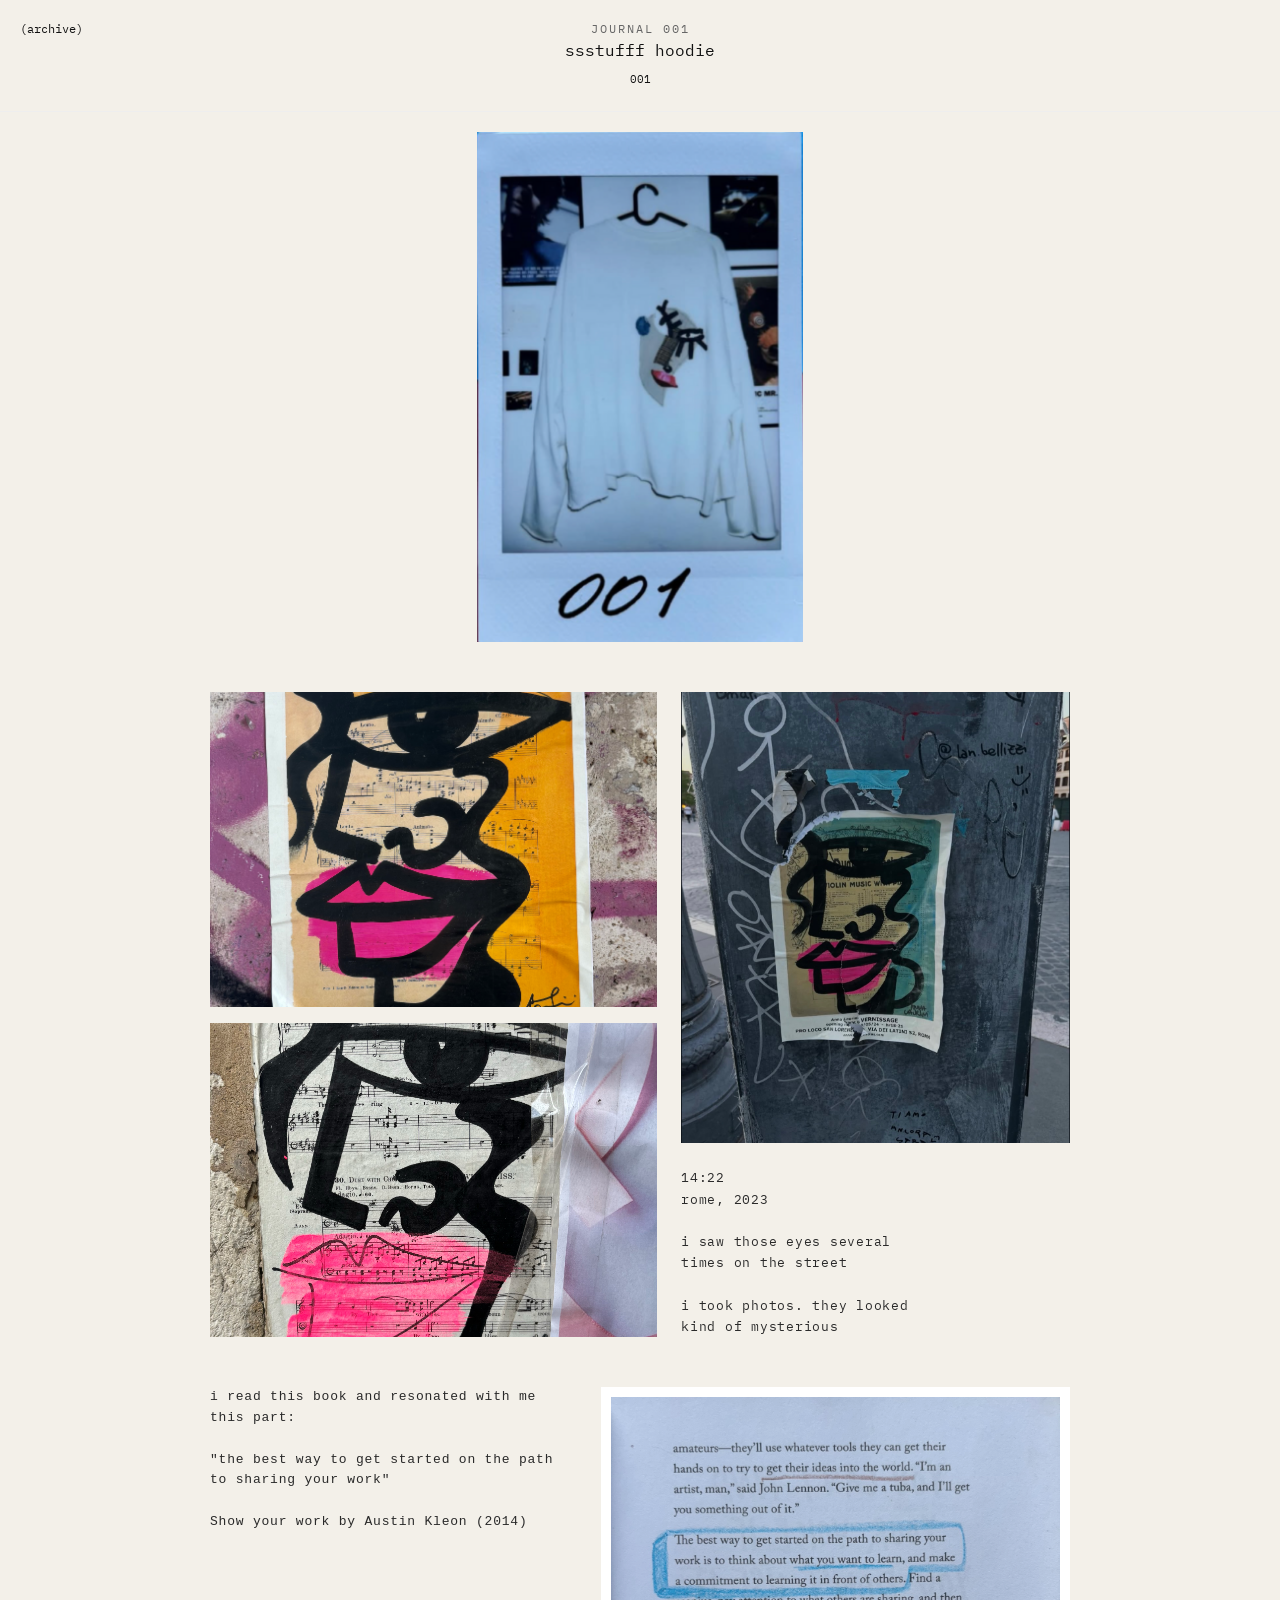
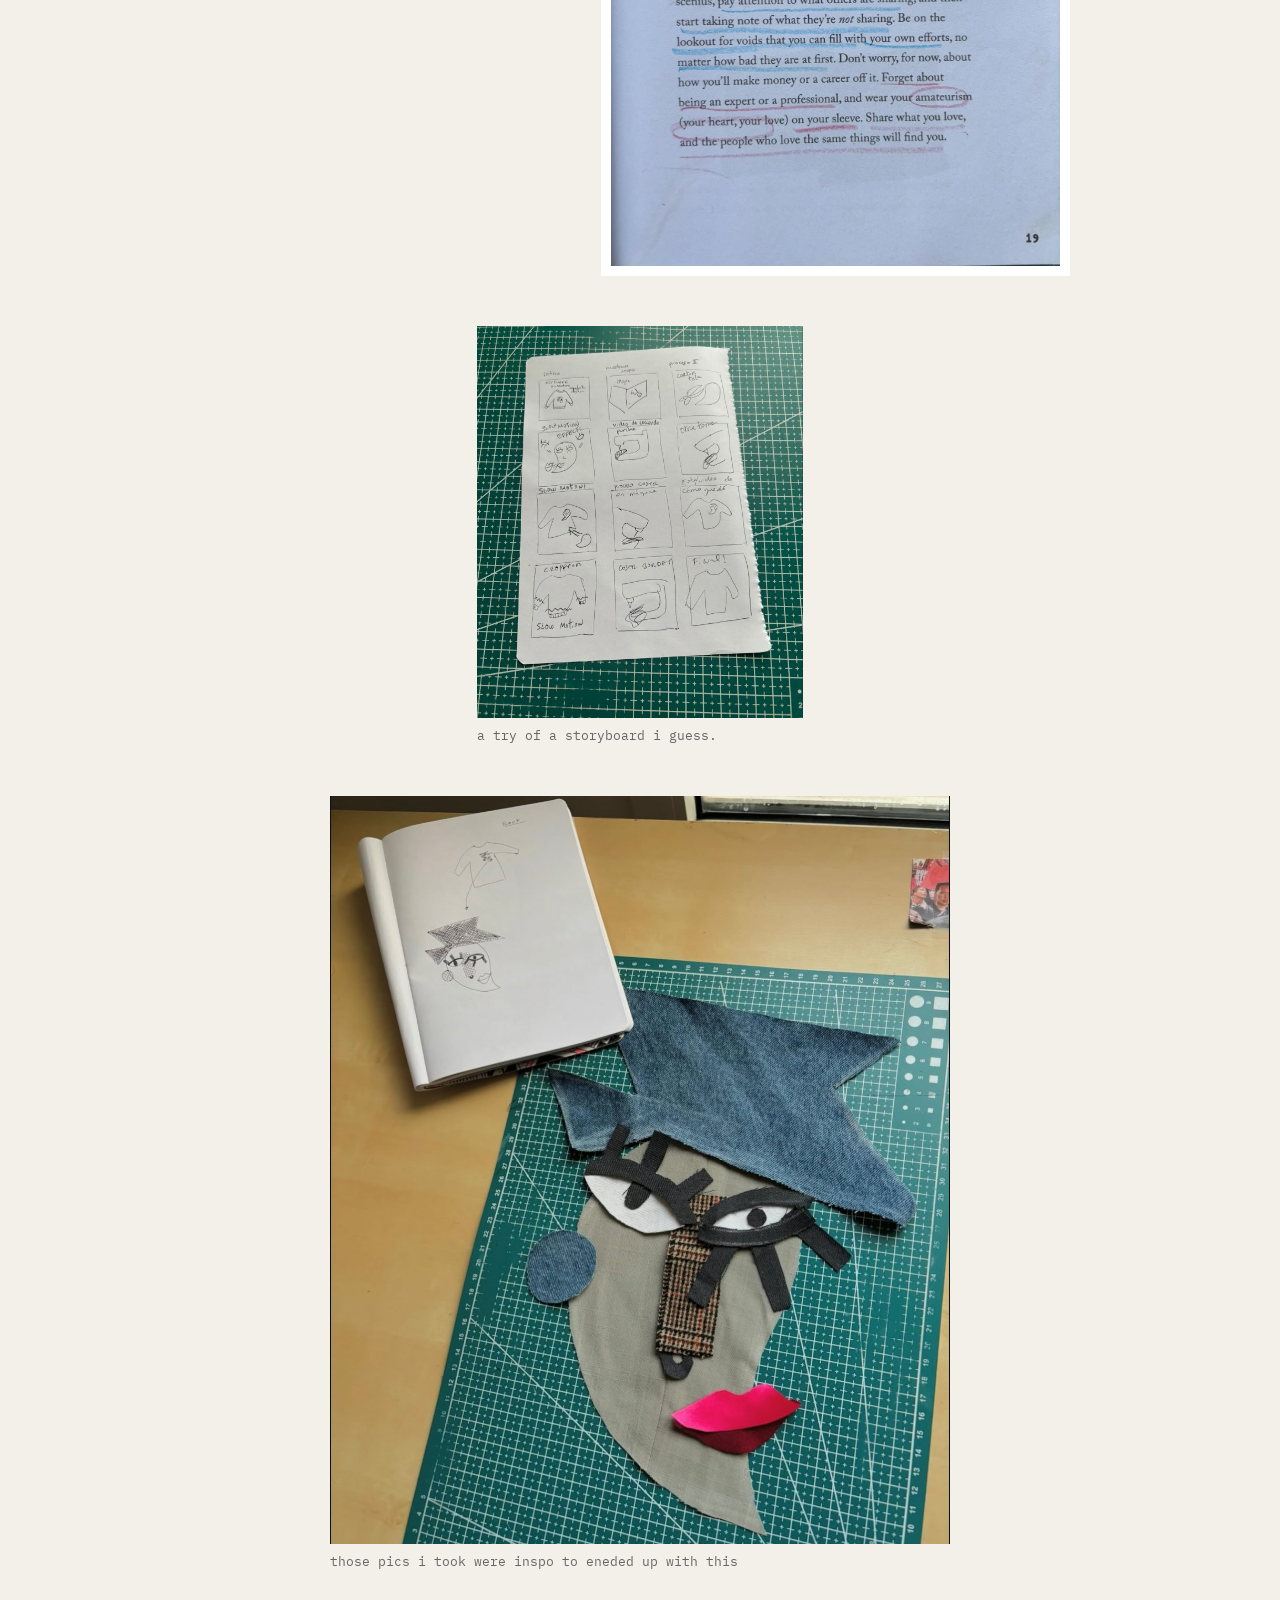
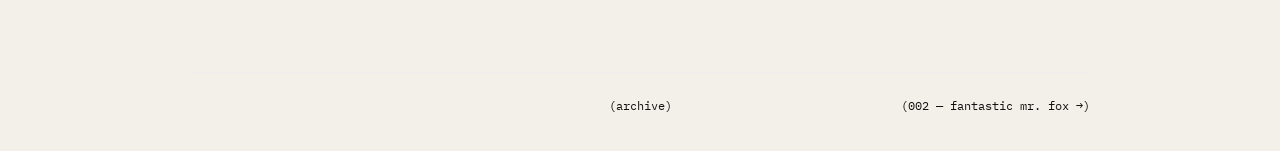
<file: 001.html>
<!doctype html>
<html lang="en">
<head>
    <link href="https://fonts.googleapis.com/css2?family=IBM+Plex+Mono:wght@400;700&display=swap" rel="stylesheet">
  <meta charset="utf-8">
  <meta name="viewport" content="width=device-width, initial-scale=1">
  <link rel="canonical" href="https://diegitsen.com/001.html">
  <title>journal 001</title>
    <link rel="icon" type="image/svg+xml" href="favicon.svg">
    <link rel="icon" type="image/png" sizes="32x32" href="favicon.png">
    <link rel="apple-touch-icon" href="apple-touch-icon.png">
  <link rel="stylesheet" href="./css/journal-navigation.css">

  <style>
    :root {
      --bg: #f3f0e9;
      --fg: #111;
      --muted: #666;
      --maxw: 900px;
      --g: 20px;
    }

    * { box-sizing: border-box; margin: 0; padding: 0; }

    body {
      background: var(--bg);
      color: var(--fg);
      font-family: "IBM Plex Mono", monospace;
      line-height: 1.5;
    }

    img { width: 100%; display: block; }

    header {
      text-align: center;
      padding: 20px;
      border-bottom: 1px solid #eee;
    }

    .kicker { font-size: 12px; text-transform: uppercase; letter-spacing: 2px; color: var(--muted); }
    h1 { font-size: 22px; margin: 5px 0; }
    .sub { font-size: 12px; color: var(--muted); }
    .day { display: inline-block; border: 0 solid #000; padding: 3px 8px; font-size: 11px; margin-top: 6px; }

    main {
      max-width: var(--maxw);
      margin: auto;
      padding: 20px;
    }

    .spread { margin-bottom: 50px; }

    .spread--diptych,
    .spread--stack {
      display: grid;
      gap: var(--g);
    }

    @media (min-width: 768px) {
      .spread--diptych,
      .spread--stack {
        grid-template-columns: 1fr 1fr;
      }
    }

    figcaption {
      margin-top: 8px;
      font-size: 13px;
      color: var(--muted);
    }

    footer {
      text-align: center;
      padding: 30px;
      color: var(--muted);
      border-top: 1px solid #eee;
    }

    /* === Collage tipo “dos fotos superpuestas” (mobile-first) === */
    .collage-feet{
      position: relative;
      width: 100%;
      aspect-ratio: 4 / 3;         /* cambia a 16/9 si quieres más panorámico */
      background: #fff;
    }
    .collage-feet::before{
      content: "";
      position: absolute;
      background-image: var(--src1); /* la misma imagen para ambas “láminas” */
      background-size: cover;
      background-repeat: no-repeat;
      box-shadow: 0 10px 25px rgba(0,0,0,.12);
      border: 0px solid #fff;      /* marco blanco tipo papel */
      will-change: transform;
    }

    .collage-feet::after{
      content: "";
      position: absolute;
      background-image: var(--src2); /* la misma imagen para ambas “láminas” */
      background-size: cover;
      background-repeat: no-repeat;
      box-shadow: 0 10px 25px rgba(0,0,0,.12);
      border: 0px solid #fff;      /* marco blanco tipo papel */
      will-change: transform;
    }
    /* Lámina grande (abajo-izquierda) */
    .collage-feet::before{
      left: 0;
      bottom: 0;
      width: 78%;
      height: 78%;
      background-position: var(--pos1, 35% 70%); /* ajusta encuadre */
      transform: rotate(-2.2deg);
    }
    /* Lámina pequeña (arriba-derecha) */
    .collage-feet::after{
      right: 0;
      top: 6%;
      width: 58%;
      height: 58%;
      background-position: var(--pos2, 70% 45%); /* ajusta encuadre */
      transform: rotate(2.6deg);
    }
    @media (min-width: 768px){
      .collage-feet{ aspect-ratio: 16 / 9; }
      .collage-feet::before{ width: 72%; height: 78%; }
      .collage-feet::after{  width: 50%; height: 56%; top: 8%; }
    }

    /* ===== Texto + Imagen siempre lado a lado ===== */
.spread--text-image{
  display: grid;
  align-items: start;
  gap: 16px;
  grid-template-columns: 1fr 1fr; /* mitad texto / mitad imagen */
}

.poem{
  font-family: ui-monospace, SFMono-Regular, Menlo, Monaco, Consolas, "Liberation Mono",
               "Courier New", monospace;
  /*text-transform: uppercase;*/
  letter-spacing: .06em;
  line-height: 1.6;
  font-size: 12px;
  color: #2a2a2a;
  white-space: pre-wrap;
}

.poem .scene{
  display:block;
  margin-bottom: 14px;
  font-weight: 700;
  letter-spacing: .08em;
}

.ti-figure{
  background:#fff;
  padding: 10px;
  border: 0px solid #eee;
}
.ti-figure img{
  width: 100%;
  display: block;
 /* filter: grayscale(100%) contrast(95%) brightness(110%);
  opacity: .85;*/
}

/* Ajustes en pantallas grandes: más aire, tipografía más grande */
@media (min-width: 768px){
  .spread--text-image{
    gap: 40px;
    grid-template-columns: 1.05fr 1.4fr;
  }
  .poem{
    font-size: 14px;
    line-height: 1.7;
  }
}
/* ===== Texto + columna de 2 imágenes apiladas ===== */
.spread--text-side-stack {
  display: grid;
  grid-template-columns: 1fr 1fr; /* texto / columna de imágenes */
  gap: 24px;
  align-items: start;
}

/* Columna de imágenes apiladas */
.ti-images {
  display: flex;
  flex-direction: column;
  gap: 16px;
}

/* Imagen con efecto editorial */
.ti-figure {
  background: #fff;
  padding: 10px;
  border: 0px solid #eee;
}
.ti-figure img {
  width: 100%;
  display: block;
 /* filter: grayscale(100%) contrast(95%) brightness(110%);*/
  opacity: 0.85;
}

/* Texto estilo máquina */
.poem {
  font-family: ui-monospace, SFMono-Regular, Menlo, Monaco, Consolas, "Liberation Mono",
               "Courier New", monospace;
/*  text-transform: uppercase;*/
  letter-spacing: .06em;
  line-height: 1.6;
  font-size: 13px;
  color: #2a2a2a;
  white-space: pre-wrap;
}
.poem .scene {
  display: block;
  margin-bottom: 14px;
  font-weight: 700;
  letter-spacing: .08em;
}

/* Ajustes responsive */
@media (max-width: 768px) {
  .spread--text-side-stack {
    grid-template-columns: 1.1fr 1fr; /* texto ligeramente más ancho */
    gap: 14px;
  }
}

@media (max-width: 540px) {
  /* En pantallas pequeñas, texto arriba y columna de imágenes debajo */
  .spread--text-side-stack {
    grid-template-columns: 1fr;
  }

  /* 👇 mantiene las imágenes apiladas verticalmente */
  .ti-images {
    flex-direction: column;
    gap: 12px;
  }

  .ti-figure {
    padding: 8px;
  }
}



/* === Contact sheet (izq) + 2 imágenes apiladas (der) === */
.spread--contact-vs-stack{
  display:grid;
  grid-template-columns: 1fr 1fr; /* izquierda / derecha */
  gap: 28px;
  align-items:start;
}

/* Marco editorial blanco */
.frame{
  background:none;
  padding:0;
  border:none;
}

/* === Una imagen alta (izquierda) + dos apiladas (derecha) === */
.spread--tall-vs-stack {
  display: grid;
  grid-template-columns: 1fr 1fr; /* izquierda / derecha */
  gap: 24px;
  align-items: stretch; /* iguala las alturas */
}

/* Columna derecha con dos imágenes apiladas */
.stack2 {
  display: flex;
  flex-direction: column;
  justify-content: space-between;
  gap: 16px;
}

/* Imágenes con borde blanco tipo editorial */
.frame {
  background: #fff;
  padding: 10px;
  border: 0px solid #eee;
  display: flex;
}
.frame img {
  width: 100%;
  height: 100%;
  object-fit: cover;
  display: block;
}

/* La imagen alta ocupará el alto total de la columna derecha */
.tall-image {
  display: flex;
}
.tall-image img {
  width: 100%;
  height: 100%;
  object-fit: cover;
}

/* Responsividad */
@media (max-width: 768px) {
  .spread--tall-vs-stack {
    grid-template-columns: 1fr;
  }
  .stack2 {
    flex-direction: row;
  }
  .stack2 figure {
    flex: 1;
  }
}
.figure-small img {
  width: 30%;          /* la reduce al 50% del ancho normal */
  margin: 0 auto;      /* la centra horizontalmente */
  display: block;
}
.figure-small figcaption {
  text-align: center;
  margin-top: 10px;
}

/* === Izquierda: 1 imagen | Derecha: imagen + caption
   La izquierda iguala la altura total de la derecha (imagen + texto) === */
   .spread--sync-height{
  display:grid;
  grid-template-columns: 1fr 1fr;   /* izquierda / derecha */
  grid-template-rows: auto auto;    /* fila1: imagen der | fila2: caption der */
  column-gap: 36px;
  row-gap: 14px;                    /* se suma a la altura total de la derecha */
  align-items: stretch;
}

/* Izquierda ocupa ambas filas => iguala altura de (img der + caption) */
.sync-left{
  grid-column: 1;
  grid-row: 1 / span 2;
  display:flex;            
  background:none;
  padding:0;
  border:none;
}
.sync-left img{
  width:100%;
  height:100%;
  object-fit: cover;                /* recorte elegante sin deformar */
  display:block;
}

/* Derecha: foto en fila 1, caption en fila 2 */
.sync-right-photo{
  grid-column: 2;
  grid-row: 1;         
  background:none;
  padding:0;
  border:none;
}
.sync-right-photo img{
  width:100%;
  height:auto;
  display:block;
}

.sync-right-caption{
  grid-column: 2;
  grid-row: 2;
  margin:0;                         /* quita margen default de figcaption/p */
  font-family: "IBM Plex Mono", ui-monospace, SFMono-Regular, Menlo, Monaco, Consolas, "Liberation Mono","Courier New", monospace;
  text-transform: uppercase;
  letter-spacing:.06em;
  line-height:1.6;
  font-size:12px;
  color:#2a2a2a;
  white-space:pre-wrap;             /* respeta saltos de línea */
}

/* Ajustes finos para pantallas pequeñas, manteniendo 2 columnas */
@media (max-width: 600px){
  .spread--sync-height{
    column-gap: 16px;
    row-gap: 10px;
  }
  .sync-left, .sync-right-photo{ padding:8px; }
  .sync-right-caption{ font-size:11px; line-height:1.55; }
}

/* === Izquierda grande + Derecha (imagen+caption) + imagen pequeña superpuesta === */
.spread--overlay-2col{
  position: relative;            /* para posicionar la superpuesta */
  display: grid;
  gap: var(--gap, 28px);
  /* Mobile-first: 1 columna (no se rompe en iPhone) */
  grid-template-columns: 1fr;
  align-items: start;
}

/* Proporciones elásticas (no 50/50 fijo) */
@media (min-width: 560px){
  /* ~58/42 */
  .spread--overlay-2col{ grid-template-columns: 1.4fr 1fr; }
}
@media (min-width: 900px){
  /* ~62/38 */
  .spread--overlay-2col{ grid-template-columns: 1.6fr 1fr; }
}

/* Marco zine */
.frame{          
  background:none;
  padding:0;
  border:none; }

.frame img{
  width:100%;
  height:auto;
  object-fit:cover;
  display:block;
}

/* Bloque derecho: imagen + 1 línea */
.one-line{
  font-family:"IBM Plex Mono", ui-monospace, SFMono-Regular, Menlo, Consolas, "Liberation Mono","Courier New", monospace;
  text-transform:uppercase; letter-spacing:.06em;
  font-size:12px; color:#2a2a2a; margin-top:10px;
  white-space:nowrap; overflow:hidden; text-overflow:ellipsis;
}

/* Imagen pequeña superpuesta centrada sobre todo el spread */
.mid-overlay{
  position:absolute; z-index:5; left:50%; transform:translateX(-50%);
  top: var(--overlay-top, -6%);                /* mueve verticalmente */
  width: clamp(160px, 36vw, 520px);            /* tamaño fluido */
  pointer-events:none;
}
.mid-overlay .frame{ padding:10px; }
.mid-overlay img{ width:100%; height:auto; display:block; }

/* Reservar algo de espacio si en mobile la superpuesta pisa el contenido */
.spread--overlay-2col{ padding-top: var(--overlay-reserve, 0px); }

@media (max-width: 480px){
  .spread--overlay-2col{ --gap: 16px; }
  .mid-overlay{
    top: var(--overlay-top-mobile, -10%);      /* ajusta para iPhone */
    width: clamp(140px, 58vw, 420px);
  }
  .one-line{ font-size:11px; }
}

/* === Imagen grande con imagen pequeña superpuesta en el borde superior-centro === */
.spread--overlay-top-center{
  position: relative;             /* para posicionar la mini */
}

/* Reusa tu “marco” editorial si ya lo tienes */
.frame{
  background:none;
  padding:0;
  border:none;
}

.frame img{
  width:100%;
  height:auto;
  object-fit:cover;
  display:block;
}

/* La imagen grande */


/* La imagen pequeña superpuesta */
.small-overlay{
  position: absolute;
  left: 50%;
  transform: translateX(-50%) translateY(var(--overlay-shift, -40%));
  top: 0;                         /* anclada al borde superior */
  z-index: 5;
  width: var(--overlay-w, clamp(140px, 42vw, 420px)); /* tamaño fluido */
  pointer-events: none;           /* que no bloquee toques/clics */
}

/* Bordes un poco más finos en la mini (opcional) */
.small-overlay .frame{ padding:10px; }

/* iPhone / pantallas estrechas */
@media (max-width: 540px){
  .small-overlay{
    transform: translateX(-50%) translateY(var(--overlay-shift-mobile, -50%));
    width: var(--overlay-w-mobile, clamp(120px, 60vw, 340px));
  }
}

/* === Izquierda: 2 imágenes apiladas | Derecha: 1 imagen + texto === */
/* Mobile-first pero SIEMPRE dos columnas (también en iPhone) */
.spread--left2-right-imgtext{
  --gap: 24px;
  display: grid;
  grid-template-columns: minmax(0, 1.15fr) minmax(0, 1fr); /* columnas elásticas y seguras en iOS */
  gap: var(--gap);
  align-items: stretch;            /* iguala alturas de columnas */
}

/* iPhone y móviles estrechos: mantenemos 2 columnas, ajustamos proporción y gaps */
@media (max-width: 540px){
  .spread--left2-right-imgtext{
    grid-template-columns: minmax(0, 1.05fr) minmax(0, .95fr); /* ~52/48 */
    --gap: 14px;
  }
}

/* ===== Columna izquierda: dos fotos apiladas ===== */
.left-vert{
  display: flex;
  flex-direction: column;
  gap: 16px;
  height: 100%;           /* ocupa toda la altura de la fila del grid */
  min-height: 0;          /* FIX Safari iOS para hijos flex con overflow */
}
.left-vert figure{
  flex: 1 1 0;            /* ambas fotos reparten la altura */
  min-height: 0;          /* FIX Safari iOS */
  overflow: hidden;
}
.left-vert img{
  width: 100%;
  height: 100%;
  object-fit: cover;       /* recorte elegante */
  display: block;
}

/* ===== Columna derecha: 1 imagen + texto ===== */
.right-imgtext{
  display: flex;
  flex-direction: column;
  gap: 16px;
  min-height: 0;          /* FIX Safari iOS */
}
.right-imgtext figure{
  overflow: hidden;       /* evita desbordes en iOS */
  min-height: 0;
}
.right-imgtext img{
  width: 100%;
  height: auto;
  display: block;
}

.caption-mono{
  font-family: "IBM Plex Mono", ui-monospace, SFMono-Regular, Menlo, Monaco, Consolas,
               "Liberation Mono","Courier New", monospace;
  letter-spacing: .06em;
  line-height: 1.7;
  font-size: 12.5px;
  color: #2a2a2a;
  white-space: pre-wrap;
}

/* Tuning fino en iPhone */
@media (max-width: 540px){
  .left-vert{ gap: 12px; }
  .caption-mono{ font-size: 12px; line-height: 1.6; }
}

.document-small,
.final-object {
  width: 38%;
  max-width: 360px;
  margin: 0 auto;
}

.process-image {
  width: 72%;
  margin: 0 auto;
}

.appendix-label {
  margin-bottom: 16px;
  font-size: 11px;
  color: var(--muted);
  letter-spacing: .08em;
  text-transform: lowercase;
}

@media (max-width: 540px) {
  .document-small,
  .final-object {
    width: 62%;
  }

  .process-image {
    width: 100%;
  }
}



  </style>
</head>

<body>

<nav class="journal-home-nav" aria-label="Back to archive"><a href="./archive.html">(archive)</a></nav>

<header class="site-header">
  <div class="inner">
    <div class="kicker">journal 001</div>
    <p>ssstufff hoodie</p>
    <span class="day">001</span>
  </div>
</header>

<main>
  <!-- Every journal opens with its Polaroid cover. -->
  <section class="spread">
    <figure class="final-object">
      <img src="./images/001.png" alt="The finished ssstufff hoodie, journal 001">
    </figure>
  </section>

  <!-- The story begins where the image was first found. -->
  <section class="spread spread--left2-right-imgtext" style="--ratio-left: 4 / 5;">
    <div class="left-vert">
      <figure>
        <img src="./001/11.jpg" alt="A painted eye found on a street poster">
      </figure>
      <figure>
        <img src="./001/12.jpg" alt="Another painted eye found in the street">
      </figure>
    </div>

    <div class="right-imgtext">
      <figure>
        <img src="./001/4.jpg" alt="A face painted over a street poster">
      </figure>
      <figcaption class="caption-mono">14:22<br>rome, 2023<br><br>i saw those eyes several<br>times on the street<br><br>i took photos. they looked<br>kind of mysterious</figcaption>
    </div>
  </section>

  <!-- A thought that allowed the work to begin without a plan. -->
  <section class="spread spread--text-image">
    <div class="poem">i read this book and resonated with me this part:<br><br>"the best way to get started on the path to sharing your work"<br><br>Show your work by Austin Kleon (2014)</div>
    <figure class="ti-figure">
      <img src="./001/7.jpg" alt="A marked passage from Show Your Work">
    </figure>
  </section>

  <!-- The plan remains part of the search, not its conclusion. -->
  <section class="spread">
    <figure class="document-small">
      <img src="./001/3.jpg" alt="A hand-drawn storyboard for filming the process">
      <figcaption>a try of a storyboard i guess.</figcaption>
    </figure>
  </section>

  <!-- The remembered eye becomes material. -->
  <section class="spread">
    <figure class="process-image">
      <img src="./001/5.jpg" alt="Fabric scraps arranged into a face on a cutting mat">
      <figcaption>those pics i took were inspo to eneded up with this</figcaption>
    </figure>
  </section>

  <!-- TODO Diego: add a final photograph of you wearing the hoodie outside the workroom. -->

</main>

<nav class="journal-pagination" aria-label="Journal pagination">
  <span aria-hidden="true"></span>
  <a class="journal-pagination__archive" href="./archive.html">(archive)</a>
  <a class="journal-pagination__next" href="./002.html" rel="next">(002<span class="journal-pagination__title"> — fantastic mr. fox</span> →)</a>
</nav>

</body>
</html>
</file>
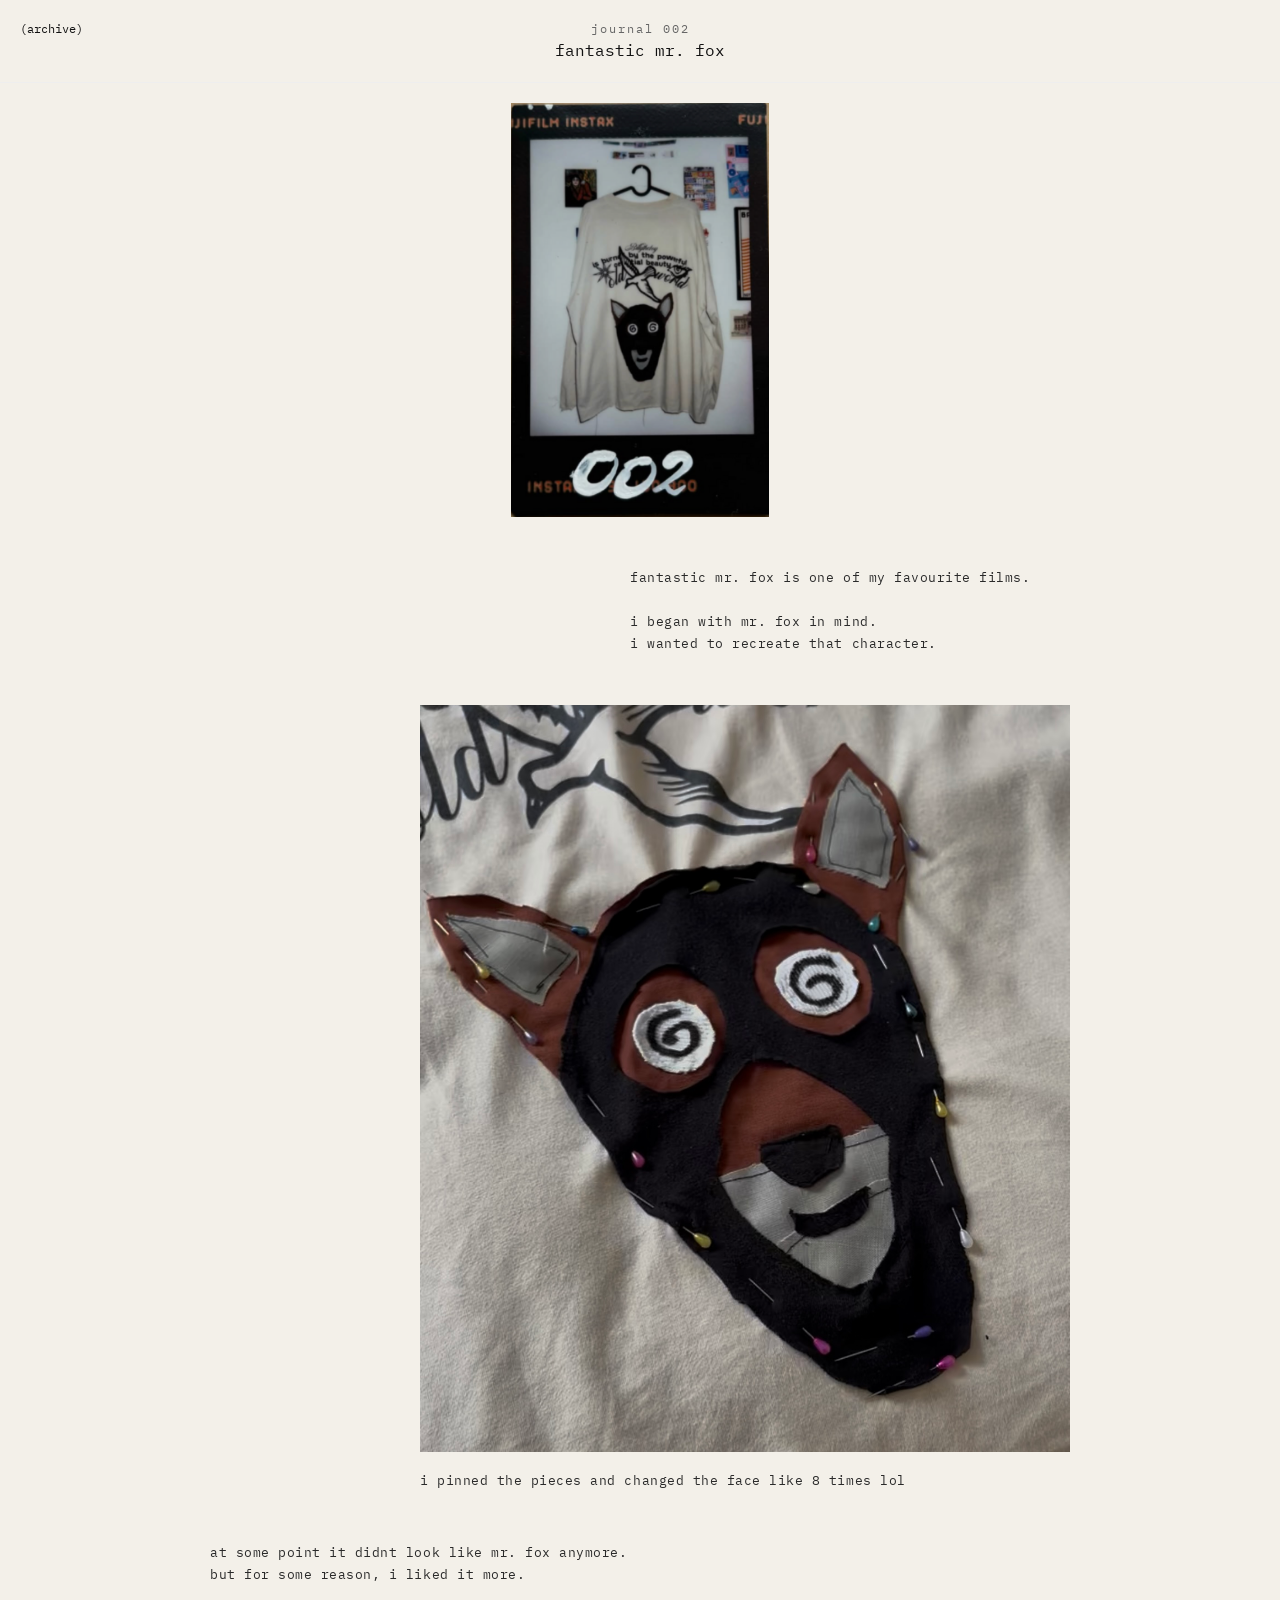
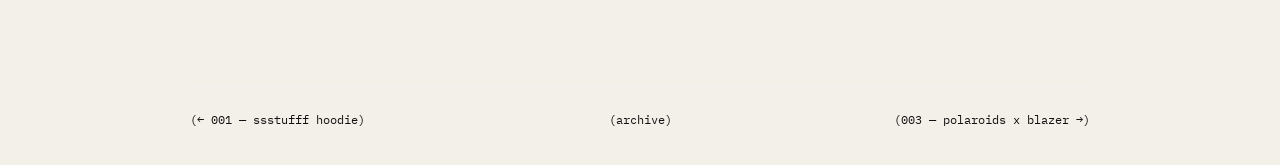
<file: 002.html>
<!doctype html>
<html lang="en">
<head>
    <link href="https://fonts.googleapis.com/css2?family=IBM+Plex+Mono:wght@400;700&display=swap" rel="stylesheet">
  <meta charset="utf-8">
  <meta name="viewport" content="width=device-width, initial-scale=1">
  <link rel="canonical" href="https://diegitsen.com/002.html">
  <title>journal 002</title>
    <link rel="icon" type="image/svg+xml" href="favicon.svg">
    <link rel="icon" type="image/png" sizes="32x32" href="favicon.png">
    <link rel="apple-touch-icon" href="apple-touch-icon.png">
  <link rel="stylesheet" href="./css/journal-navigation.css">

  <style>
    :root {
      --bg: #f3f0e9;
      --fg: #111;
      --muted: #666;
      --maxw: 900px;
      --g: 20px;
    }

    * { box-sizing: border-box; margin: 0; padding: 0; }

    body {
      background: var(--bg);
      color: var(--fg);
      font-family: "IBM Plex Mono", monospace;
      line-height: 1.5;
    }

    img { width: 100%; display: block; }

    header {
      text-align: center;
      padding: 20px;
      border-bottom: 1px solid #eee;
    }

    .kicker { font-size: 12px; letter-spacing: 2px; color: var(--muted); }
    h1 { font-size: 22px; margin: 5px 0; }
    .sub { font-size: 12px; color: var(--muted); }
    .day { display: inline-block; border: 0 solid #000; padding: 3px 8px; font-size: 11px; margin-top: 6px; }

    main {
      max-width: var(--maxw);
      margin: auto;
      padding: 20px;
    }

    .spread { margin-bottom: 50px; }

    .spread--diptych,
    .spread--stack {
      display: grid;
      gap: var(--g);
    }

    @media (min-width: 768px) {
      .spread--diptych,
      .spread--stack {
        grid-template-columns: 1fr 1fr;
      }
    }

    figcaption {
      margin-top: 8px;
      font-size: 13px;
      color: var(--muted);
    }

    footer {
      text-align: center;
      padding: 30px;
      color: var(--muted);
      border-top: 1px solid #eee;
    }

    /* === Collage tipo “dos fotos superpuestas” (mobile-first) === */
    .collage-feet{
      position: relative;
      width: 100%;
      aspect-ratio: 4 / 3;         /* cambia a 16/9 si quieres más panorámico */
      background: #fff;
    }
    .collage-feet::before{
      content: "";
      position: absolute;
      background-image: var(--src1); /* la misma imagen para ambas “láminas” */
      background-size: cover;
      background-repeat: no-repeat;
      box-shadow: 0 10px 25px rgba(0,0,0,.12);
      border: 0px solid #fff;      /* marco blanco tipo papel */
      will-change: transform;
    }

    .collage-feet::after{
      content: "";
      position: absolute;
      background-image: var(--src2); /* la misma imagen para ambas “láminas” */
      background-size: cover;
      background-repeat: no-repeat;
      box-shadow: 0 10px 25px rgba(0,0,0,.12);
      border: 0px solid #fff;      /* marco blanco tipo papel */
      will-change: transform;
    }
    /* Lámina grande (abajo-izquierda) */
    .collage-feet::before{
      left: 0;
      bottom: 0;
      width: 78%;
      height: 78%;
      background-position: var(--pos1, 35% 70%); /* ajusta encuadre */
      transform: rotate(-2.2deg);
    }
    /* Lámina pequeña (arriba-derecha) */
    .collage-feet::after{
      right: 0;
      top: 6%;
      width: 58%;
      height: 58%;
      background-position: var(--pos2, 70% 45%); /* ajusta encuadre */
      transform: rotate(2.6deg);
    }
    @media (min-width: 768px){
      .collage-feet{ aspect-ratio: 16 / 9; }
      .collage-feet::before{ width: 72%; height: 78%; }
      .collage-feet::after{  width: 50%; height: 56%; top: 8%; }
    }

    /* ===== Texto + Imagen siempre lado a lado ===== */
.spread--text-image{
  display: grid;
  align-items: stretch;  /* Cambiar de 'start' a 'stretch' */
  gap: 16px;
  grid-template-columns: 1fr 1fr; /* mitad texto / mitad imagen */
}

.poem{
  font-family: ui-monospace, SFMono-Regular, Menlo, Monaco, Consolas, "Liberation Mono",
               "Courier New", monospace;
  /*text-transform: uppercase;*/
  letter-spacing: .06em;
  line-height: 1.6;
  font-size: 12px;
  color: #2a2a2a;
  white-space: pre-wrap;
}

.poem .scene{
  display:block;
  margin-bottom: 14px;
  font-weight: 700;
  letter-spacing: .08em;
}

.ti-figure{
  background:#fff;
  padding: 10px;
  border: 0px solid #eee;
  height: 100%;  /* Agregar esto */
  display: flex;  /* Agregar esto */
}
.ti-figure img{
  width: 100%;
  height: 100%;  /* Cambiar de 'display: block' a esto */
  object-fit: cover;  /* Agregar esto */
  display: block;
 /* filter: grayscale(100%) contrast(95%) brightness(110%);
  opacity: .85;*/
}

/* Ajustes en pantallas grandes: más aire, tipografía más grande */
@media (min-width: 768px){
  .spread--text-image{
    gap: 40px;
    grid-template-columns: 1.05fr 1.4fr;
  }
  .poem{
    font-size: 14px;
    line-height: 1.7;
  }
}
/* ===== Texto + columna de 2 imágenes apiladas ===== */
.spread--text-side-stack {
  display: grid;
  grid-template-columns: 1fr 1fr; /* texto / columna de imágenes */
  gap: 24px;
  align-items: start;
}

/* Columna de imágenes apiladas */
.ti-images {
  display: grid;
  flex-direction: column;
  gap: 16px;
}

/* Imagen con efecto editorial */
.ti-figure {
  background: #fff;
  padding: 10px;
  border: 0px solid #eee;
}
.ti-figure img {
  width: 100%;
  display: block;
 /* filter: grayscale(100%) contrast(95%) brightness(110%);
  opacity: 0.85;*/
}

/* Texto estilo máquina */
.poem {
  font-family: ui-monospace, SFMono-Regular, Menlo, Monaco, Consolas, "Liberation Mono",
               "Courier New", monospace;
/*  text-transform: uppercase;*/
  letter-spacing: .06em;
  line-height: 1.6;
  font-size: 13px;
  color: #2a2a2a;
  white-space: pre-wrap;
}
.poem .scene {
  display: block;
  margin-bottom: 14px;
  font-weight: 700;
  letter-spacing: .08em;
}

/* Ajustes responsive */
@media (max-width: 768px) {
  .spread--text-side-stack {
    grid-template-columns: 1.1fr 1fr; /* texto ligeramente más ancho */
    gap: 14px;
  }
}

@media (max-width: 540px) {
  /* En pantallas pequeñas, texto arriba y columna de imágenes debajo */
  .spread--text-side-stack {
    grid-template-columns: 1fr;
  }

  /* 👇 mantiene las imágenes apiladas verticalmente */
  .ti-images {
    flex-direction: column;
    gap: 12px;
  }

  .ti-figure {
    padding: 8px;
  }
}



/* === Contact sheet (izq) + 2 imágenes apiladas (der) === */
.spread--contact-vs-stack{
  display:grid;
  grid-template-columns: 1fr 1fr; /* izquierda / derecha */
  gap: 28px;
  align-items:start;
}

/* Marco editorial blanco */
.frame{
  background:none;
  padding:0;
  border:none;
}

/* === Una imagen alta (izquierda) + dos apiladas (derecha) === */
.spread--tall-vs-stack {
  display: grid;
  grid-template-columns: 1fr 1fr; /* izquierda / derecha */
  gap: 24px;
  align-items: stretch; /* iguala las alturas */
}

/* Columna derecha con dos imágenes apiladas */
.stack2 {
  display: flex;
  flex-direction: column;
  justify-content: space-between;
  gap: 16px;
}

/* Imágenes con borde blanco tipo editorial */
.frame {
  background: #fff;
  padding: 10px;
  border: 0px solid #eee;
  display: flex;
}
.frame img {
  width: 100%;
  height: 100%;
  object-fit: cover;
  display: block;
}

/* La imagen alta ocupará el alto total de la columna derecha */
.tall-image {
  display: flex;
}
.tall-image img {
  width: 100%;
  height: 100%;
  object-fit: cover;
}

/* Responsividad */
@media (max-width: 768px) {
  .spread--tall-vs-stack {
    grid-template-columns: 1fr;
  }
  .stack2 {
    flex-direction: row;
  }
  .stack2 figure {
    flex: 1;
  }
}
.figure-small img {
  width: 30%;          /* la reduce al 50% del ancho normal */
  margin: 0 auto;      /* la centra horizontalmente */
  display: block;
}
.figure-small figcaption {
  text-align: center;
  margin-top: 10px;
}

/* === Izquierda: 1 imagen | Derecha: imagen + caption
   La izquierda iguala la altura total de la derecha (imagen + texto) === */
   .spread--sync-height{
  display:grid;
  grid-template-columns: 1fr 1fr;   /* izquierda / derecha */
  grid-template-rows: auto auto;    /* fila1: imagen der | fila2: caption der */
  column-gap: 36px;
  row-gap: 14px;                    /* se suma a la altura total de la derecha */
  align-items: stretch;
}

/* Izquierda ocupa ambas filas => iguala altura de (img der + caption) */
.sync-left{
  grid-column: 1;
  grid-row: 1 / span 2;
  display:flex;            
  background:none;
  padding:0;
  border:none;
}
.sync-left img{
  width:100%;
  height:100%;
  object-fit: cover;                /* recorte elegante sin deformar */
  display:block;
}

/* Derecha: foto en fila 1, caption en fila 2 */
.sync-right-photo{
  grid-column: 2;
  grid-row: 1;         
  background:none;
  padding:0;
  border:none;
}
.sync-right-photo img{
  width:100%;
  height:auto;
  display:block;
}

.sync-right-caption{
  grid-column: 2;
  grid-row: 2;
  margin:0;                         /* quita margen default de figcaption/p */
  font-family: "IBM Plex Mono", ui-monospace, SFMono-Regular, Menlo, Monaco, Consolas, "Liberation Mono","Courier New", monospace;
  text-transform: uppercase;
  letter-spacing:.06em;
  line-height:1.6;
  font-size:12px;
  color:#2a2a2a;
  white-space:pre-wrap;             /* respeta saltos de línea */
}

/* Ajustes finos para pantallas pequeñas, manteniendo 2 columnas */
@media (max-width: 600px){
  .spread--sync-height{
    column-gap: 16px;
    row-gap: 10px;
  }
  .sync-left, .sync-right-photo{ padding:8px; }
  .sync-right-caption{ font-size:11px; line-height:1.55; }
}

/* === Izquierda grande + Derecha (imagen+caption) + imagen pequeña superpuesta === */
.spread--overlay-2col{
  position: relative;            /* para posicionar la superpuesta */
  display: grid;
  gap: var(--gap, 28px);
  /* Mobile-first: 1 columna (no se rompe en iPhone) */
  grid-template-columns: 1fr;
  align-items: start;
}

/* Proporciones elásticas (no 50/50 fijo) */
@media (min-width: 560px){
  /* ~58/42 */
  .spread--overlay-2col{ grid-template-columns: 1.4fr 1fr; }
}
@media (min-width: 900px){
  /* ~62/38 */
  .spread--overlay-2col{ grid-template-columns: 1.6fr 1fr; }
}

/* Marco zine */
.frame{          
  background:none;
  padding:0;
  border:none; }

.frame img{
  width:100%;
  height:auto;
  object-fit:cover;
  display:block;
}

/* Bloque derecho: imagen + 1 línea */
.one-line{
  font-family:"IBM Plex Mono", ui-monospace, SFMono-Regular, Menlo, Consolas, "Liberation Mono","Courier New", monospace;
  text-transform:uppercase; letter-spacing:.06em;
  font-size:12px; color:#2a2a2a; margin-top:10px;
  white-space:nowrap; overflow:hidden; text-overflow:ellipsis;
}

/* Imagen pequeña superpuesta centrada sobre todo el spread */
.mid-overlay{
  position:absolute; z-index:5; left:50%; transform:translateX(-50%);
  top: var(--overlay-top, -6%);                /* mueve verticalmente */
  width: clamp(160px, 36vw, 520px);            /* tamaño fluido */
  pointer-events:none;
}
.mid-overlay .frame{ padding:10px; }
.mid-overlay img{ width:100%; height:auto; display:block; }

/* Reservar algo de espacio si en mobile la superpuesta pisa el contenido */
.spread--overlay-2col{ padding-top: var(--overlay-reserve, 0px); }

@media (max-width: 480px){
  .spread--overlay-2col{ --gap: 16px; }
  .mid-overlay{
    top: var(--overlay-top-mobile, -10%);      /* ajusta para iPhone */
    width: clamp(140px, 58vw, 420px);
  }
  .one-line{ font-size:11px; }
}

/* === Imagen grande con imagen pequeña superpuesta en el borde superior-centro === */
.spread--overlay-top-center{
  position: relative;             /* para posicionar la mini */
}

/* Reusa tu “marco” editorial si ya lo tienes */
.frame{
  background:none;
  padding:0;
  border:none;
}

.frame img{
  width:100%;
  height:auto;
  object-fit:cover;
  display:block;
}

/* La imagen grande */


/* La imagen pequeña superpuesta */
.small-overlay{
  position: absolute;
  left: 50%;
  transform: translateX(-50%) translateY(var(--overlay-shift, -40%));
  top: 0;                         /* anclada al borde superior */
  z-index: 5;
  width: var(--overlay-w, clamp(140px, 42vw, 420px)); /* tamaño fluido */
  pointer-events: none;           /* que no bloquee toques/clics */
}

/* Bordes un poco más finos en la mini (opcional) */
.small-overlay .frame{ padding:10px; }

/* iPhone / pantallas estrechas */
@media (max-width: 540px){
  .small-overlay{
    transform: translateX(-50%) translateY(var(--overlay-shift-mobile, -50%));
    width: var(--overlay-w-mobile, clamp(120px, 60vw, 340px));
  }
}

/* === Izquierda: 2 imágenes apiladas | Derecha: 1 imagen + texto === */
/* Mobile-first pero SIEMPRE dos columnas (también en iPhone) */
.spread--left2-right-imgtext{
  --gap: 24px;
  display: grid;
  grid-template-columns: minmax(0, 1.15fr) minmax(0, 1fr); /* columnas elásticas y seguras en iOS */
  gap: var(--gap);
  align-items: stretch;            /* iguala alturas de columnas */
}

/* iPhone y móviles estrechos: mantenemos 2 columnas, ajustamos proporción y gaps */
@media (max-width: 540px){
  .spread--left2-right-imgtext{
    grid-template-columns: minmax(0, 1.05fr) minmax(0, .95fr); /* ~52/48 */
    --gap: 14px;
  }
}

/* ===== Columna izquierda: dos fotos apiladas ===== */
.left-vert{
  display: flex;
  flex-direction: column;
  gap: 16px;
  height: 100%;           /* ocupa toda la altura de la fila del grid */
  min-height: 0;          /* FIX Safari iOS para hijos flex con overflow */
}
.left-vert figure{
  flex: 1 1 0;            /* ambas fotos reparten la altura */
  min-height: 0;          /* FIX Safari iOS */
  overflow: hidden;
}
.left-vert img{
  width: 100%;
  height: 100%;
  object-fit: cover;       /* recorte elegante */
  display: block;
}

/* ===== Columna derecha: 1 imagen + texto ===== */
.right-imgtext{
  display: flex;
  flex-direction: column;
  gap: 16px;
  min-height: 0;          /* FIX Safari iOS */
}
.right-imgtext figure{
  overflow: hidden;       /* evita desbordes en iOS */
  min-height: 0;
}
.right-imgtext img{
  width: 100%;
  height: auto;
  display: block;
}

.caption-mono{
  font-family: "IBM Plex Mono", ui-monospace, SFMono-Regular, Menlo, Monaco, Consolas,
               "Liberation Mono","Courier New", monospace;
  letter-spacing: .06em;
  line-height: 1.7;
  font-size: 12.5px;
  color: #2a2a2a;
  white-space: pre-wrap;
}

/* Tuning fino en iPhone */
@media (max-width: 540px){
  .left-vert{ gap: 12px; }
  .caption-mono{ font-size: 12px; line-height: 1.6; }
}

.intro-note {
  width: min(100%, 440px);
  margin-left: auto;
  font-size: 13px;
  line-height: 1.7;
  letter-spacing: .04em;
  color: #2a2a2a;
}

.room-spread {
  width: 76%;
  margin-left: auto;
}

.room-spread img {
  width: 100%;
  height: auto;
}

.room-note {
  width: min(100%, 440px);
  margin: 18px 0 0 auto;
  font-size: 13px;
  line-height: 1.7;
  letter-spacing: .04em;
  color: #2a2a2a;
}

.creatures {
  display: grid;
  grid-template-columns: minmax(150px, .55fr) minmax(0, 1.45fr);
  gap: clamp(24px, 7vw, 90px);
  align-items: end;
}

.creature-reference {
  align-self: center;
}

.creatures figure img {
  width: 100%;
  height: auto;
}

.creatures figcaption {
  font-size: 11px;
  line-height: 1.6;
  letter-spacing: .05em;
  text-transform: lowercase;
}

.creature-making {
  width: min(100%, 650px);
  margin-left: auto;
}

.creature-making img {
  width: 100%;
  height: auto;
}

.closing-line {
  margin-top: 18px;
  font-size: 13px;
  line-height: 1.7;
  letter-spacing: .04em;
  color: #2a2a2a;
}

@media (max-width: 540px) {
  main {
    padding: 16px;
  }

  .spread {
    margin-bottom: 42px;
  }

  .figure-small img {
    width: 58%;
  }

  .intro-note,
  .room-note,
  .closing-line {
    font-size: 12px;
  }

  .creatures {
    grid-template-columns: 1fr;
    gap: 36px;
  }

  .creature-reference {
    width: 68%;
    margin: 0 auto;
  }

  .room-spread {
    width: 100%;
    margin-left: 0;
  }
}



  </style>
</head>

<body>

<nav class="journal-home-nav" aria-label="Back to archive"><a href="./archive.html">(archive)</a></nav>

<header class="site-header">
  <div class="inner">
    <div class="kicker">journal 002</div>
    <p>fantastic mr. fox</p>
  </div>
</header>

<main>
  <!-- Every journal opens with its Polaroid cover. -->
  <section class="spread">
    <figure class="figure-small">
      <img src="./images/002.png" alt="The finished Fantastic Mr. Fox-inspired shirt, journal 002">
    </figure>
  </section>

  <!-- Affection is the point of departure. -->
  <section class="spread">
    <p class="intro-note">fantastic mr. fox is one of my favourite films.<br><br>i began with mr. fox in mind.<br>i wanted to recreate that character.</p>
  </section>

  <!-- The handmade mutation is allowed to carry the page by itself. -->
  <section class="spread creature-making">
    <div>
      <figure>
        <img src="./002/5.jpg" alt="A fabric creature assembled with visible pins on the shirt">
      </figure>
      <p class="closing-line">i pinned the pieces and changed the face like 8 times lol</p>
    </div>
  </section>

  <section class="spread">
    <p class="closing-line">at some point it didnt look like mr. fox anymore.<br>but for some reason, i liked it more.</p>
  </section>

  <!-- TODO Diego: add a clear final photograph of the finished creature, preferably worn. -->
</main>

<nav class="journal-pagination" aria-label="Journal pagination">
  <a class="journal-pagination__previous" href="./001.html" rel="prev">(← 001<span class="journal-pagination__title"> — ssstufff hoodie</span>)</a>
  <a class="journal-pagination__archive" href="./archive.html">(archive)</a>
  <a class="journal-pagination__next" href="./003.html" rel="next">(003<span class="journal-pagination__title"> — polaroids x blazer</span> →)</a>
</nav>

</body>
</html>
</file>
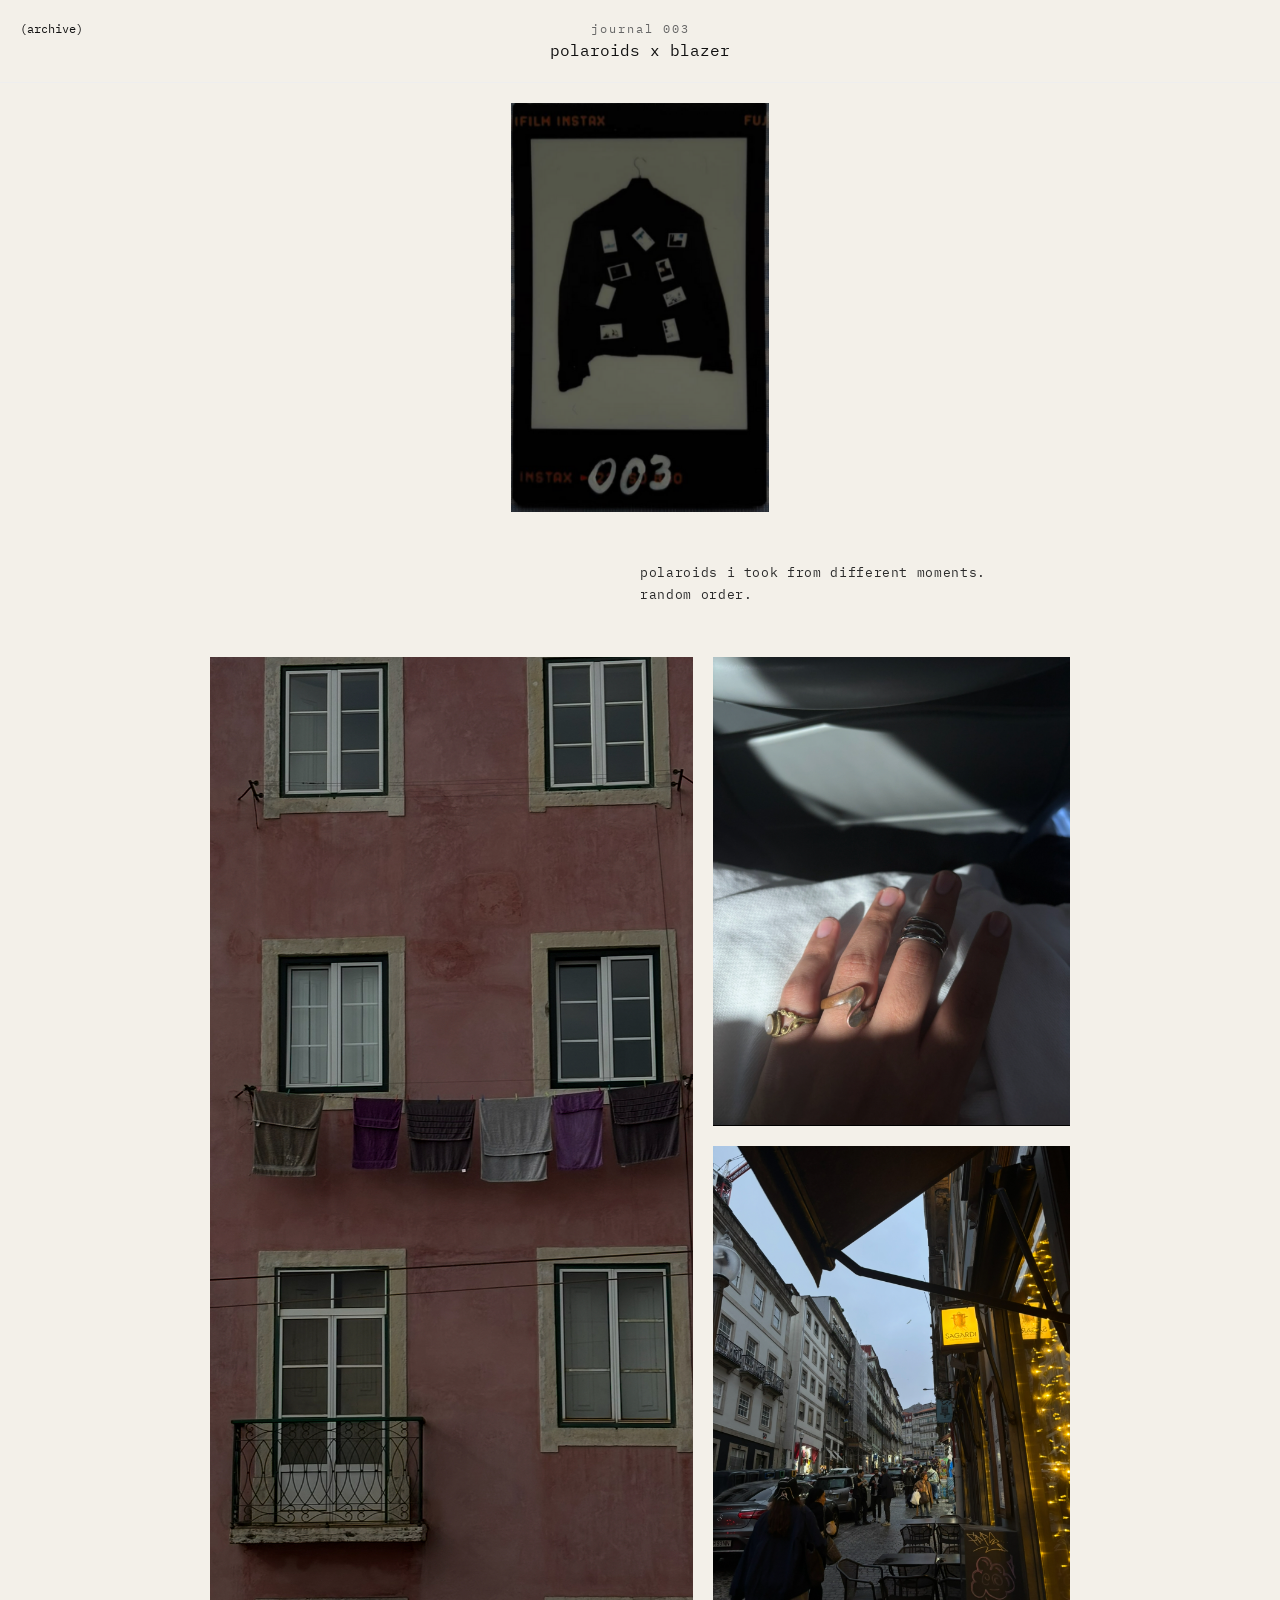
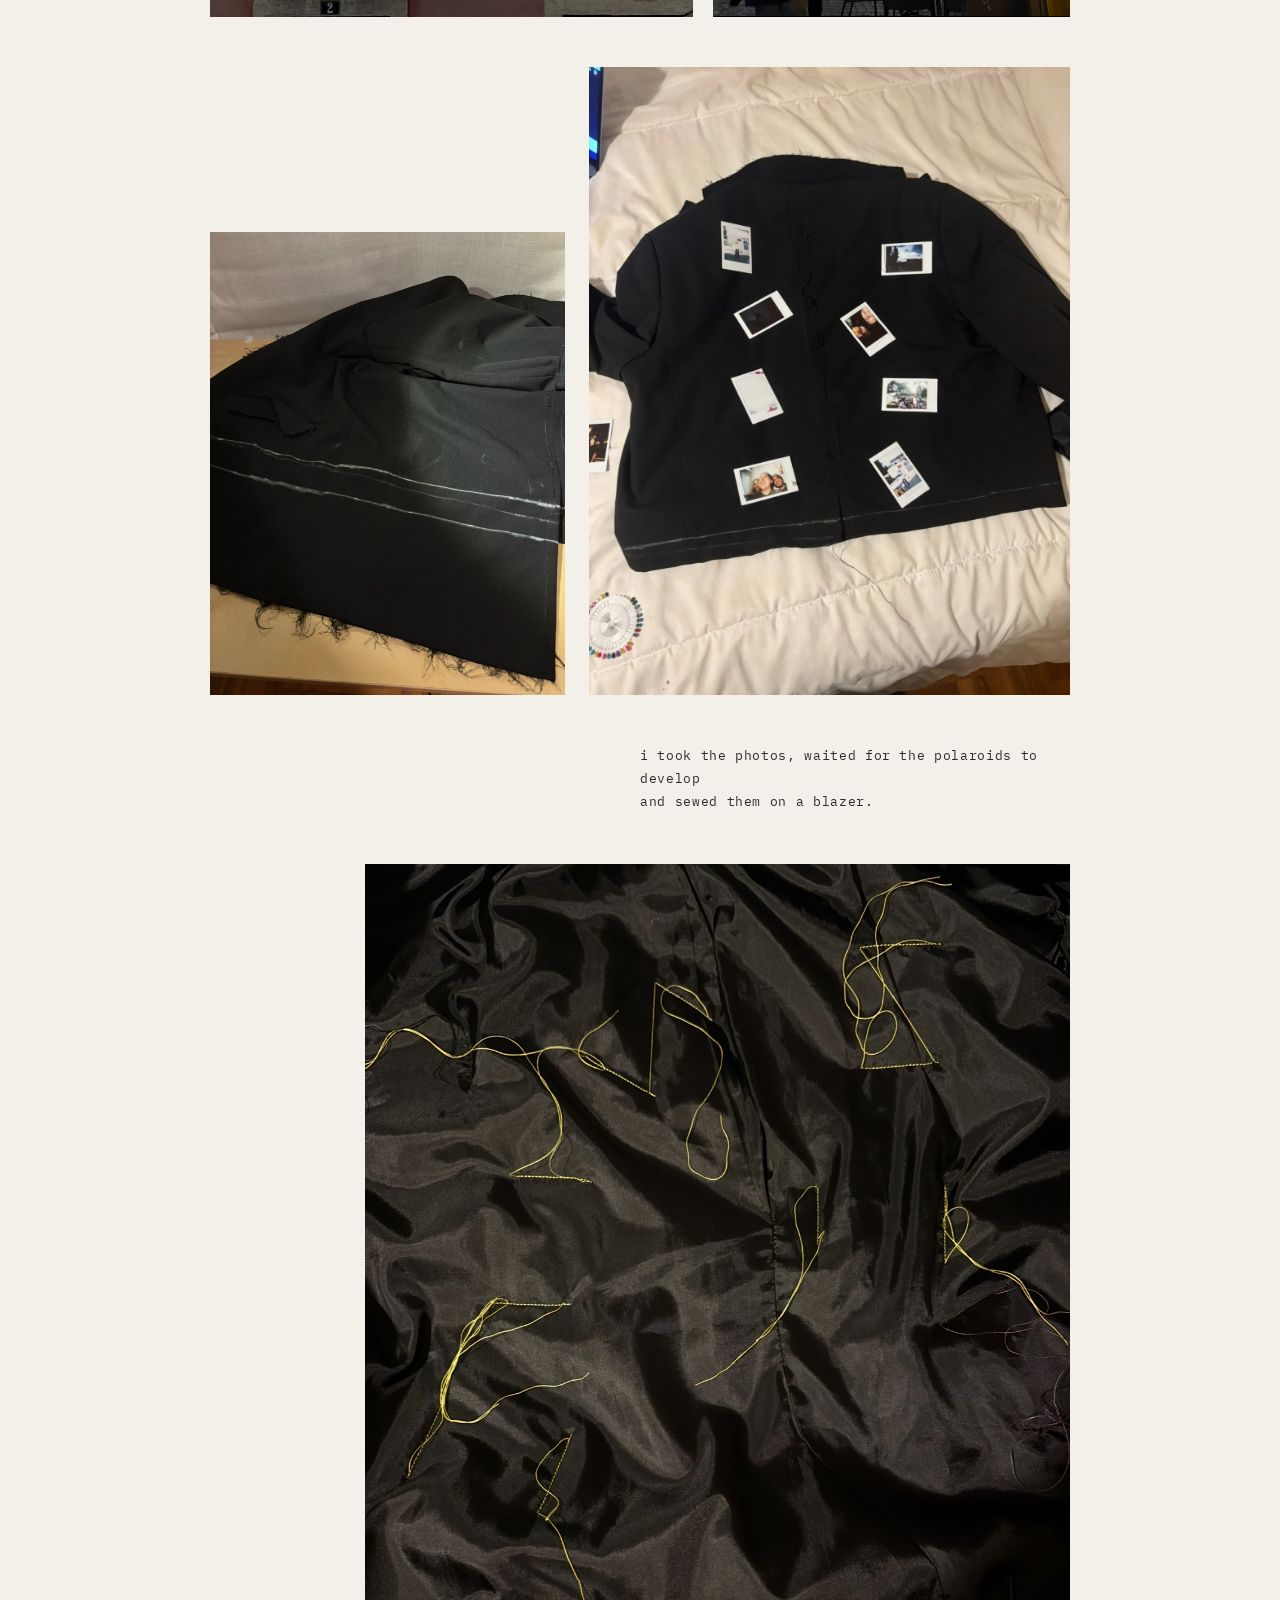
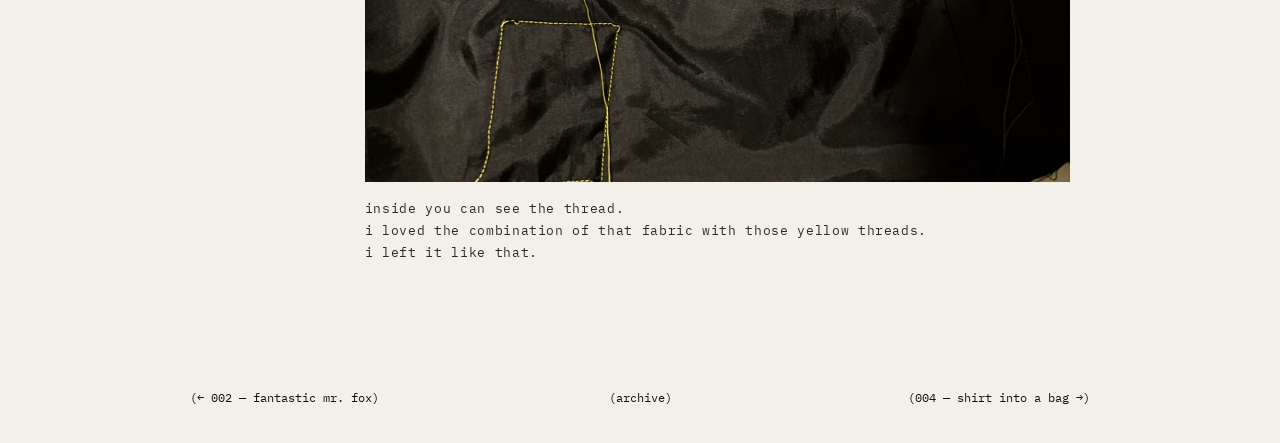
<file: 003.html>
<!doctype html>
<html lang="en">
<head>
    <link href="https://fonts.googleapis.com/css2?family=IBM+Plex+Mono:wght@400;700&display=swap" rel="stylesheet">
  <meta charset="utf-8">
  <meta name="viewport" content="width=device-width, initial-scale=1">
  <link rel="canonical" href="https://diegitsen.com/003.html">
  <title>journal 003</title>
    <link rel="icon" type="image/svg+xml" href="favicon.svg">
    <link rel="icon" type="image/png" sizes="32x32" href="favicon.png">
    <link rel="apple-touch-icon" href="apple-touch-icon.png">
  <link rel="stylesheet" href="./css/journal-navigation.css">

  <style>
    :root {
      --bg: #f3f0e9;
      --fg: #111;
      --muted: #666;
      --maxw: 900px;
      --g: 20px;
    }

    * { box-sizing: border-box; margin: 0; padding: 0; }

    body {
      background: var(--bg);
      color: var(--fg);
      font-family: "IBM Plex Mono", monospace;
      line-height: 1.5;
    }

    img { width: 100%; display: block; }

    header {
      text-align: center;
      padding: 20px;
      border-bottom: 1px solid #eee;
    }

    .kicker { font-size: 12px; letter-spacing: 2px; color: var(--muted); }
    h1 { font-size: 22px; margin: 5px 0; }
    .sub { font-size: 12px; color: var(--muted); }
    .day { display: inline-block; border: 0 solid #000; padding: 3px 8px; font-size: 11px; margin-top: 6px; }

    main {
      max-width: var(--maxw);
      margin: auto;
      padding: 20px;
    }

    .spread { margin-bottom: 50px; }

    .spread--diptych,
    .spread--stack {
      display: grid;
      gap: var(--g);
    }

    @media (min-width: 768px) {
      .spread--diptych,
      .spread--stack {
        grid-template-columns: 1fr 1fr;
      }
    }

    figcaption {
      margin-top: 8px;
      font-size: 13px;
      color: var(--muted);
    }

    footer {
      text-align: center;
      padding: 30px;
      color: var(--muted);
      border-top: 1px solid #eee;
    }

    /* === Collage tipo “dos fotos superpuestas” (mobile-first) === */
    .collage-feet{
      position: relative;
      width: 100%;
      aspect-ratio: 4 / 3;         /* cambia a 16/9 si quieres más panorámico */
      background: #fff;
    }
    .collage-feet::before{
      content: "";
      position: absolute;
      background-image: var(--src1); /* la misma imagen para ambas “láminas” */
      background-size: cover;
      background-repeat: no-repeat;
      box-shadow: 0 10px 25px rgba(0,0,0,.12);
      border: 0px solid #fff;      /* marco blanco tipo papel */
      will-change: transform;
    }

    .collage-feet::after{
      content: "";
      position: absolute;
      background-image: var(--src2); /* la misma imagen para ambas “láminas” */
      background-size: cover;
      background-repeat: no-repeat;
      box-shadow: 0 10px 25px rgba(0,0,0,.12);
      border: 0px solid #fff;      /* marco blanco tipo papel */
      will-change: transform;
    }
    /* Lámina grande (abajo-izquierda) */
    .collage-feet::before{
      left: 0;
      bottom: 0;
      width: 78%;
      height: 78%;
      background-position: var(--pos1, 35% 70%); /* ajusta encuadre */
      transform: rotate(-2.2deg);
    }
    /* Lámina pequeña (arriba-derecha) */
    .collage-feet::after{
      right: 0;
      top: 6%;
      width: 58%;
      height: 58%;
      background-position: var(--pos2, 70% 45%); /* ajusta encuadre */
      transform: rotate(2.6deg);
    }
    @media (min-width: 768px){
      .collage-feet{ aspect-ratio: 16 / 9; }
      .collage-feet::before{ width: 72%; height: 78%; }
      .collage-feet::after{  width: 50%; height: 56%; top: 8%; }
    }

    /* ===== Texto + Imagen siempre lado a lado ===== */
.spread--text-image{
  display: grid;
  align-items: stretch;  /* Cambiar de 'start' a 'stretch' */
  gap: 16px;
  grid-template-columns: 1fr 1fr; /* mitad texto / mitad imagen */
}

.poem{
  font-family: ui-monospace, SFMono-Regular, Menlo, Monaco, Consolas, "Liberation Mono",
               "Courier New", monospace;
  /*text-transform: uppercase;*/
  letter-spacing: .06em;
  line-height: 1.6;
  font-size: 12px;
  color: #2a2a2a;
  white-space: pre-wrap;
}

.poem .scene{
  display:block;
  margin-bottom: 14px;
  font-weight: 700;
  letter-spacing: .08em;
}

.ti-figure{
  background:#fff;
  padding: 10px;
  border: 0px solid #eee;
  height: 100%;  /* Agregar esto */
  display: flex;  /* Agregar esto */
}
.ti-figure img{
  width: 100%;
  height: 100%;  /* Cambiar de 'display: block' a esto */
  object-fit: cover;  /* Agregar esto */
  display: block;
 /* filter: grayscale(100%) contrast(95%) brightness(110%);
  opacity: .85;*/
}

/* Ajustes en pantallas grandes: más aire, tipografía más grande */
@media (min-width: 768px){
  .spread--text-image{
    gap: 40px;
    grid-template-columns: 1.05fr 1.4fr;
  }
  .poem{
    font-size: 14px;
    line-height: 1.7;
  }
}
/* ===== Texto + columna de 2 imágenes apiladas ===== */
.spread--text-side-stack {
  display: grid;
  grid-template-columns: 1fr 1fr; /* texto / columna de imágenes */
  gap: 24px;
  align-items: start;
}

/* Columna de imágenes apiladas */
.ti-images {
  display: grid;
  flex-direction: column;
  gap: 16px;
}

/* Imagen con efecto editorial */
.ti-figure {
  background: #fff;
  padding: 10px;
  border: 0px solid #eee;
}
.ti-figure img {
  width: 100%;
  display: block;
 /* filter: grayscale(100%) contrast(95%) brightness(110%);
  opacity: 0.85;*/
}

/* Texto estilo máquina */
.poem {
  font-family: ui-monospace, SFMono-Regular, Menlo, Monaco, Consolas, "Liberation Mono",
               "Courier New", monospace;
/*  text-transform: uppercase;*/
  letter-spacing: .06em;
  line-height: 1.6;
  font-size: 13px;
  color: #2a2a2a;
  white-space: pre-wrap;
}
.poem .scene {
  display: block;
  margin-bottom: 14px;
  font-weight: 700;
  letter-spacing: .08em;
}

/* Ajustes responsive */
@media (max-width: 768px) {
  .spread--text-side-stack {
    grid-template-columns: 1.1fr 1fr; /* texto ligeramente más ancho */
    gap: 14px;
  }
}

@media (max-width: 540px) {
  /* En pantallas pequeñas, texto arriba y columna de imágenes debajo */
  .spread--text-side-stack {
    grid-template-columns: 1fr;
  }

  /* 👇 mantiene las imágenes apiladas verticalmente */
  .ti-images {
    flex-direction: column;
    gap: 12px;
  }

  .ti-figure {
    padding: 8px;
  }
}



/* === Contact sheet (izq) + 2 imágenes apiladas (der) === */
.spread--contact-vs-stack{
  display:grid;
  grid-template-columns: 1fr 1fr; /* izquierda / derecha */
  gap: 28px;
  align-items:start;
}

/* Marco editorial blanco */
.frame{
  background:none;
  padding:0;
  border:none;
}

/* === Una imagen alta (izquierda) + dos apiladas (derecha) === */
.spread--tall-vs-stack {
  display: grid;
  grid-template-columns: 1fr 1fr; /* izquierda / derecha */
  gap: 24px;
  align-items: stretch; /* iguala las alturas */
}

/* Columna derecha con dos imágenes apiladas */
.stack2 {
  display: flex;
  flex-direction: column;
  justify-content: space-between;
  gap: 16px;
}

/* Imágenes con borde blanco tipo editorial */
.frame {
  background: #fff;
  padding: 10px;
  border: 0px solid #eee;
  display: flex;
}
.frame img {
  width: 100%;
  height: 100%;
  object-fit: cover;
  display: block;
}

/* La imagen alta ocupará el alto total de la columna derecha */
.tall-image {
  display: flex;
}
.tall-image img {
  width: 100%;
  height: 100%;
  object-fit: cover;
}

/* Responsividad */
@media (max-width: 768px) {
  .spread--tall-vs-stack {
    grid-template-columns: 1fr;
  }
  .stack2 {
    flex-direction: row;
  }
  .stack2 figure {
    flex: 1;
  }
}
.figure-small img {
  width: 30%;          /* la reduce al 50% del ancho normal */
  margin: 0 auto;      /* la centra horizontalmente */
  display: block;
}
.figure-small figcaption {
  text-align: center;
  margin-top: 10px;
}

/* === Izquierda: 1 imagen | Derecha: imagen + caption
   La izquierda iguala la altura total de la derecha (imagen + texto) === */
   .spread--sync-height{
  display:grid;
  grid-template-columns: 1fr 1fr;   /* izquierda / derecha */
  grid-template-rows: auto auto;    /* fila1: imagen der | fila2: caption der */
  column-gap: 36px;
  row-gap: 14px;                    /* se suma a la altura total de la derecha */
  align-items: stretch;
}

/* Izquierda ocupa ambas filas => iguala altura de (img der + caption) */
.sync-left{
  grid-column: 1;
  grid-row: 1 / span 2;
  display:flex;            
  background:none;
  padding:0;
  border:none;
}
.sync-left img{
  width:100%;
  height:100%;
  object-fit: cover;                /* recorte elegante sin deformar */
  display:block;
}

/* Derecha: foto en fila 1, caption en fila 2 */
.sync-right-photo{
  grid-column: 2;
  grid-row: 1;         
  background:none;
  padding:0;
  border:none;
}
.sync-right-photo img{
  width:100%;
  height:auto;
  display:block;
}

.sync-right-caption{
  grid-column: 2;
  grid-row: 2;
  margin:0;                         /* quita margen default de figcaption/p */
  font-family: "IBM Plex Mono", ui-monospace, SFMono-Regular, Menlo, Monaco, Consolas, "Liberation Mono","Courier New", monospace;
  text-transform: uppercase;
  letter-spacing:.06em;
  line-height:1.6;
  font-size:12px;
  color:#2a2a2a;
  white-space:pre-wrap;             /* respeta saltos de línea */
}

/* Ajustes finos para pantallas pequeñas, manteniendo 2 columnas */
@media (max-width: 600px){
  .spread--sync-height{
    column-gap: 16px;
    row-gap: 10px;
  }
  .sync-left, .sync-right-photo{ padding:8px; }
  .sync-right-caption{ font-size:11px; line-height:1.55; }
}

/* === Izquierda grande + Derecha (imagen+caption) + imagen pequeña superpuesta === */
.spread--overlay-2col{
  position: relative;            /* para posicionar la superpuesta */
  display: grid;
  gap: var(--gap, 28px);
  /* Mobile-first: 1 columna (no se rompe en iPhone) */
  grid-template-columns: 1fr;
  align-items: start;
}

/* Proporciones elásticas (no 50/50 fijo) */
@media (min-width: 560px){
  /* ~58/42 */
  .spread--overlay-2col{ grid-template-columns: 1.4fr 1fr; }
}
@media (min-width: 900px){
  /* ~62/38 */
  .spread--overlay-2col{ grid-template-columns: 1.6fr 1fr; }
}

/* Marco zine */
.frame{          
  background:none;
  padding:0;
  border:none; }

.frame img{
  width:100%;
  height:auto;
  object-fit:cover;
  display:block;
}

/* Bloque derecho: imagen + 1 línea */
.one-line{
  font-family:"IBM Plex Mono", ui-monospace, SFMono-Regular, Menlo, Consolas, "Liberation Mono","Courier New", monospace;
  text-transform:uppercase; letter-spacing:.06em;
  font-size:12px; color:#2a2a2a; margin-top:10px;
  white-space:nowrap; overflow:hidden; text-overflow:ellipsis;
}

/* Imagen pequeña superpuesta centrada sobre todo el spread */
.mid-overlay{
  position:absolute; z-index:5; left:50%; transform:translateX(-50%);
  top: var(--overlay-top, -6%);                /* mueve verticalmente */
  width: clamp(160px, 36vw, 520px);            /* tamaño fluido */
  pointer-events:none;
}
.mid-overlay .frame{ padding:10px; }
.mid-overlay img{ width:100%; height:auto; display:block; }

/* Reservar algo de espacio si en mobile la superpuesta pisa el contenido */
.spread--overlay-2col{ padding-top: var(--overlay-reserve, 0px); }

@media (max-width: 480px){
  .spread--overlay-2col{ --gap: 16px; }
  .mid-overlay{
    top: var(--overlay-top-mobile, -10%);      /* ajusta para iPhone */
    width: clamp(140px, 58vw, 420px);
  }
  .one-line{ font-size:11px; }
}

/* === Imagen grande con imagen pequeña superpuesta en el borde superior-centro === */
.spread--overlay-top-center{
  position: relative;             /* para posicionar la mini */
}

/* Reusa tu “marco” editorial si ya lo tienes */
.frame{
  background:none;
  padding:0;
  border:none;
}

.frame img{
  width:100%;
  height:auto;
  object-fit:cover;
  display:block;
}

/* La imagen grande */


/* La imagen pequeña superpuesta */
.small-overlay{
  position: absolute;
  left: 50%;
  transform: translateX(-50%) translateY(var(--overlay-shift, -40%));
  top: 0;                         /* anclada al borde superior */
  z-index: 5;
  width: var(--overlay-w, clamp(140px, 42vw, 420px)); /* tamaño fluido */
  pointer-events: none;           /* que no bloquee toques/clics */
}

/* Bordes un poco más finos en la mini (opcional) */
.small-overlay .frame{ padding:10px; }

/* iPhone / pantallas estrechas */
@media (max-width: 540px){
  .small-overlay{
    transform: translateX(-50%) translateY(var(--overlay-shift-mobile, -50%));
    width: var(--overlay-w-mobile, clamp(120px, 60vw, 340px));
  }
}

/* === Izquierda: 2 imágenes apiladas | Derecha: 1 imagen + texto === */
/* Mobile-first pero SIEMPRE dos columnas (también en iPhone) */
.spread--left2-right-imgtext{
  --gap: 24px;
  display: grid;
  grid-template-columns: minmax(0, 1.15fr) minmax(0, 1fr); /* columnas elásticas y seguras en iOS */
  gap: var(--gap);
  align-items: stretch;            /* iguala alturas de columnas */
}

/* iPhone y móviles estrechos: mantenemos 2 columnas, ajustamos proporción y gaps */
@media (max-width: 540px){
  .spread--left2-right-imgtext{
    grid-template-columns: minmax(0, 1.05fr) minmax(0, .95fr); /* ~52/48 */
    --gap: 14px;
  }
}

/* ===== Columna izquierda: dos fotos apiladas ===== */
.left-vert{
  display: flex;
  flex-direction: column;
  gap: 16px;
  height: 100%;           /* ocupa toda la altura de la fila del grid */
  min-height: 0;          /* FIX Safari iOS para hijos flex con overflow */
}
.left-vert figure{
  flex: 1 1 0;            /* ambas fotos reparten la altura */
  min-height: 0;          /* FIX Safari iOS */
  overflow: hidden;
}
.left-vert img{
  width: 100%;
  height: 100%;
  object-fit: cover;       /* recorte elegante */
  display: block;
}

/* ===== Columna derecha: 1 imagen + texto ===== */
.right-imgtext{
  display: flex;
  flex-direction: column;
  gap: 16px;
  min-height: 0;          /* FIX Safari iOS */
}
.right-imgtext figure{
  overflow: hidden;       /* evita desbordes en iOS */
  min-height: 0;
}
.right-imgtext img{
  width: 100%;
  height: auto;
  display: block;
}

.caption-mono{
  font-family: "IBM Plex Mono", ui-monospace, SFMono-Regular, Menlo, Monaco, Consolas,
               "Liberation Mono","Courier New", monospace;
  letter-spacing: .06em;
  line-height: 1.7;
  font-size: 12.5px;
  color: #2a2a2a;
  white-space: pre-wrap;
}

/* Tuning fino en iPhone */
@media (max-width: 540px){
  .left-vert{ gap: 12px; }
  .caption-mono{ font-size: 12px; line-height: 1.6; }
}

/* === Cuatro imágenes en grid 2x2 + caption debajo === */
.spread--quad-grid {
  display: grid;
  grid-template-columns: repeat(2, minmax(0, 1fr)); /* 2 columnas fluidas */
  gap: 16px;
  align-items: stretch;
}

/* Mantiene proporciones limpias */
.spread--quad-grid figure {
  width: 100%;
  aspect-ratio: 4 / 5; /* ajusta a 1/1 si quieres cuadrado */
  overflow: hidden;
}
.spread--quad-grid img {
  width: 100%;
  height: 100%;
  object-fit: cover;
  display: block;
}

/* Caption debajo de toda la cuadrícula */
.spread--quad-grid-caption {
  grid-column: 1 / -1; /* ocupa todo el ancho */
 /* text-align: left;
  margin-top: 4px;
  font-family: "IBM Plex Mono", ui-monospace, SFMono-Regular, Menlo, Monaco, Consolas,
               "Liberation Mono","Courier New", monospace;
  text-transform: uppercase; 
  letter-spacing: .06em;
  line-height: 1.7;
  font-size: 12.5px;
  color: #2a2a2a;
  white-space: pre-wrap;*/
}

/* Responsivo sin que se rompa en iPhone */
@media (max-width: 540px) {
  .spread--quad-grid {
    grid-template-columns: repeat(2, minmax(0, 1fr)); /* mantiene 2 columnas */
    gap: 10px;
  }
  .spread--quad-grid figure {
    aspect-ratio: 3 / 4; /* un poco más alto en móvil */
  }
  .spread--quad-grid-caption {
    font-size: 12px;
    line-height: 1.6;
  }
}

.journal-note {
  width: min(100%, 430px);
  margin-left: auto;
  font-size: 13px;
  line-height: 1.75;
  letter-spacing: .05em;
  color: #2a2a2a;
}

.fragments {
  display: grid;
  grid-template-columns: 1.15fr .85fr;
  grid-template-areas:
    "building hand"
    "building street";
  gap: 20px;
  align-items: stretch;
}

.fragment-building { grid-area: building; }
.fragment-hand { grid-area: hand; }
.fragment-street { grid-area: street; }

.fragments figure {
  overflow: hidden;
}

.fragments img {
  width: 100%;
  height: 100%;
  object-fit: cover;
}

.encounter {
  display: grid;
  grid-template-columns: 1.35fr .65fr;
  gap: clamp(24px, 6vw, 72px);
  align-items: center;
}

.encounter-note {
  margin-top: 18px;
  font-size: 12px;
  line-height: 1.7;
  letter-spacing: .04em;
  color: #2a2a2a;
}

.making-pair {
  display: grid;
  grid-template-columns: .85fr 1.15fr;
  gap: 24px;
  align-items: end;
}

.making-pair img,
.inside img {
  width: 100%;
  height: auto;
}

.inside {
  width: 82%;
  margin-left: auto;
}

.last-line {
  margin-top: 16px;
  font-size: 13px;
  line-height: 1.7;
  letter-spacing: .05em;
  color: #2a2a2a;
}

@media (max-width: 540px) {
  main {
    padding: 16px;
  }

  .spread {
    margin-bottom: 44px;
  }

  .figure-small img {
    width: 58%;
  }

  .journal-note,
  .last-line {
    font-size: 12px;
  }

  .fragments {
    display: flex;
    flex-direction: column;
    gap: 18px;
  }

  .fragments figure {
    height: auto;
  }

  .fragments img {
    height: auto;
    object-fit: contain;
  }

  .fragment-building { width: 88%; }
  .fragment-hand { width: 64%; margin-left: auto; }
  .fragment-street { width: 82%; }

  .encounter {
    grid-template-columns: 1fr;
    gap: 24px;
  }

  .encounter-drawing {
    width: 70%;
    margin-left: auto;
  }

  .making-pair {
    grid-template-columns: 1fr;
    gap: 28px;
  }

  .making-chalk { width: 82%; }
  .making-layout { width: 92%; margin-left: auto; }

  .inside {
    width: 100%;
    margin-left: 0;
  }
}



  </style>
</head>

<body>

<nav class="journal-home-nav" aria-label="Back to archive"><a href="./archive.html">(archive)</a></nav>

<header class="site-header">
  <div class="inner">
    <div class="kicker">journal 003</div>
    <p>polaroids x blazer</p>
  </div>
</header>

<main>
  <!-- Every journal opens with its Polaroid cover. -->
  <section class="spread">
    <figure class="figure-small">
      <img src="./images/003.png" alt="A black blazer carrying a collection of Polaroids, journal 003">
    </figure>
  </section>

  <section class="spread">
    <p class="journal-note">polaroids i took from different moments.<br>random order.</p>
  </section>

  <!-- Unrelated photographs before the hand gives them a shared surface. -->
  <section class="spread fragments" aria-label="Three unrelated moments">
    <figure class="fragment-building">
      <img src="./003/9.jpg" alt="Laundry hanging outside a pink building">
    </figure>
    <figure class="fragment-hand">
      <img src="./003/10.jpg" alt="A hand wearing rings in passing sunlight">
    </figure>
    <figure class="fragment-street">
      <img src="./003/11.jpg" alt="A crowded street at dusk">
    </figure>
  </section>

  <!-- Measuring and arranging: the photographs begin to share a surface. -->
  <section class="spread making-pair">
    <figure class="making-chalk">
      <img src="./003/6.jpg" alt="Chalk lines marking positions on the black blazer">
    </figure>
    <figure class="making-layout">
      <img src="./003/7.jpg" alt="Polaroids arranged across the blazer before sewing">
    </figure>
  </section>

  <section class="spread">
    <p class="journal-note">i took the photos, waited for the polaroids to develop<br>and sewed them on a blazer.</p>
  </section>

  <!-- The journal ends on the side of the work that is normally hidden. -->
  <section class="spread inside">
    <figure>
      <img src="./003/8.jpg" alt="The inside of the blazer with loose yellow stitching visible">
    </figure>
    <p class="last-line">inside you can see the thread.<br>i loved the combination of that fabric with those yellow threads.<br>i left it like that.</p>
  </section>
</main>

<nav class="journal-pagination" aria-label="Journal pagination">
  <a class="journal-pagination__previous" href="./002.html" rel="prev">(← 002<span class="journal-pagination__title"> — fantastic mr. fox</span>)</a>
  <a class="journal-pagination__archive" href="./archive.html">(archive)</a>
  <a class="journal-pagination__next" href="./004.html" rel="next">(004<span class="journal-pagination__title"> — shirt into a bag</span> →)</a>
</nav>

</body>
</html>
</file>
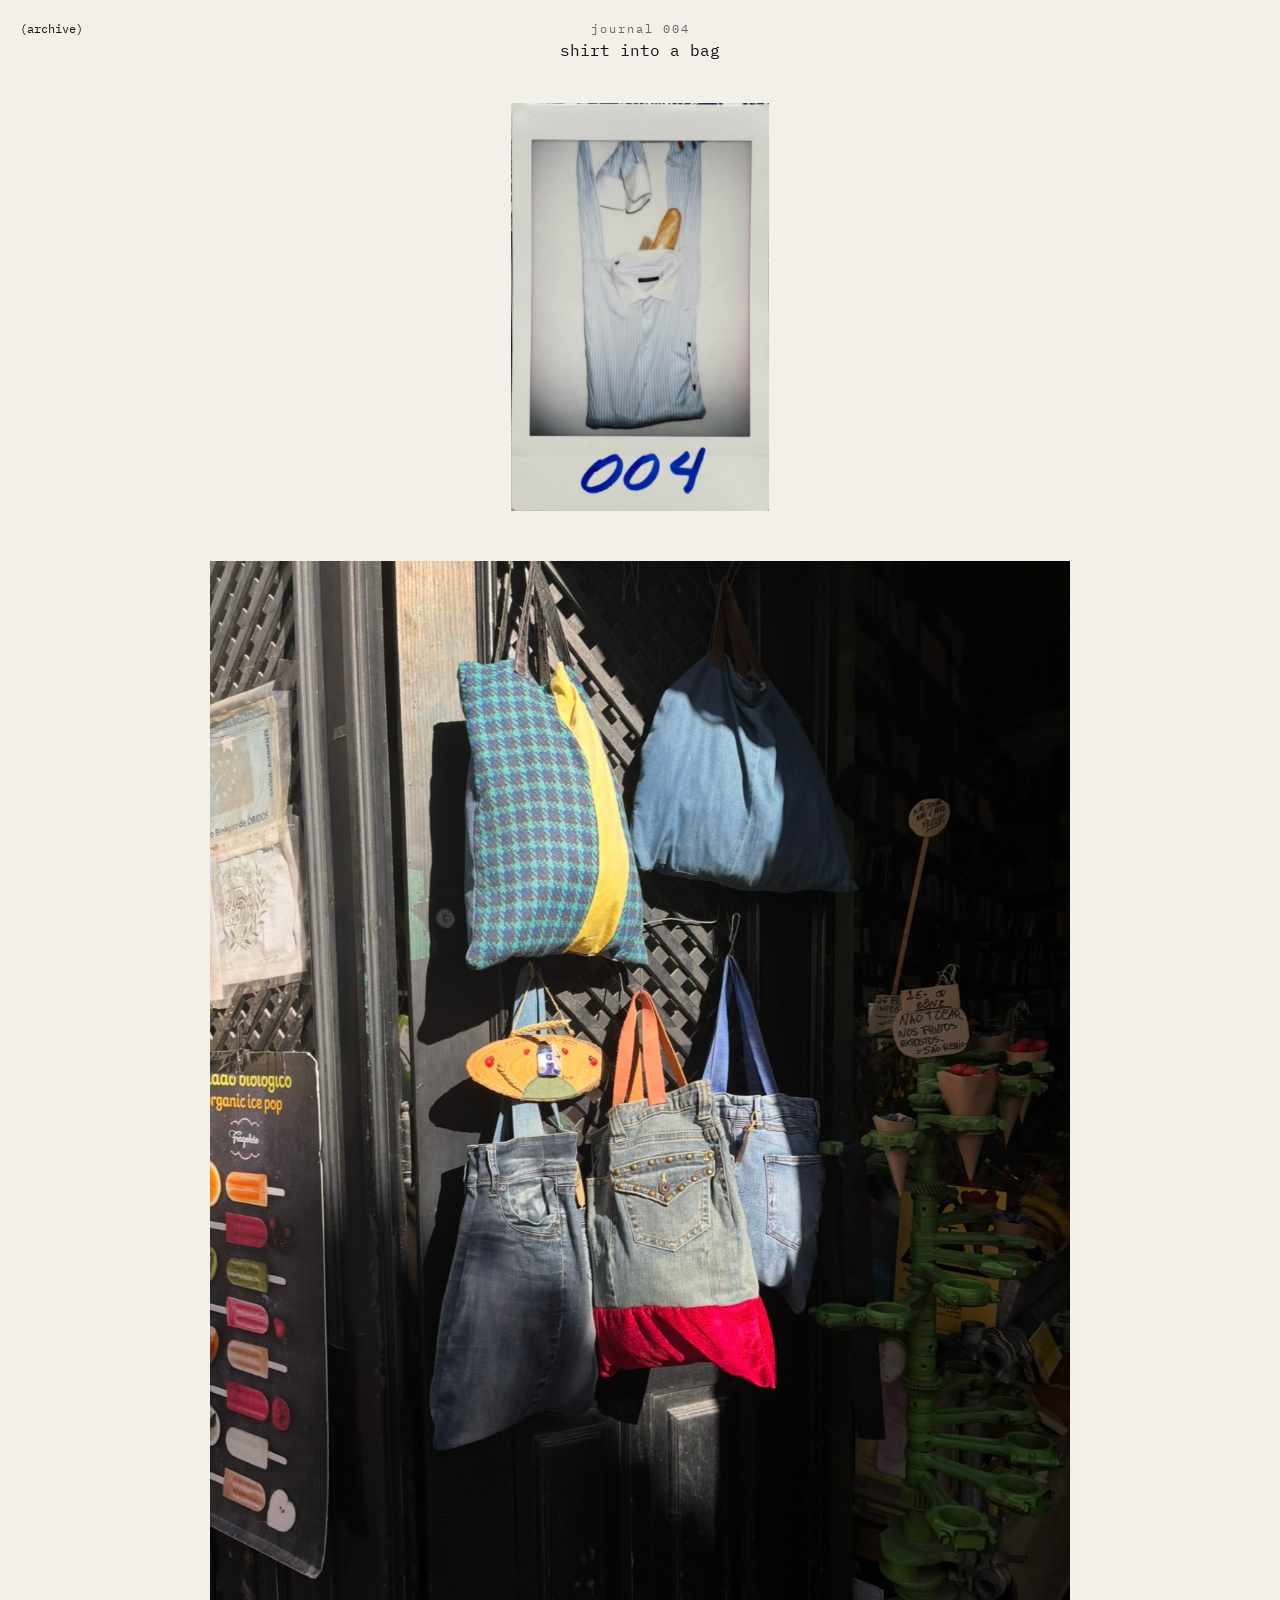
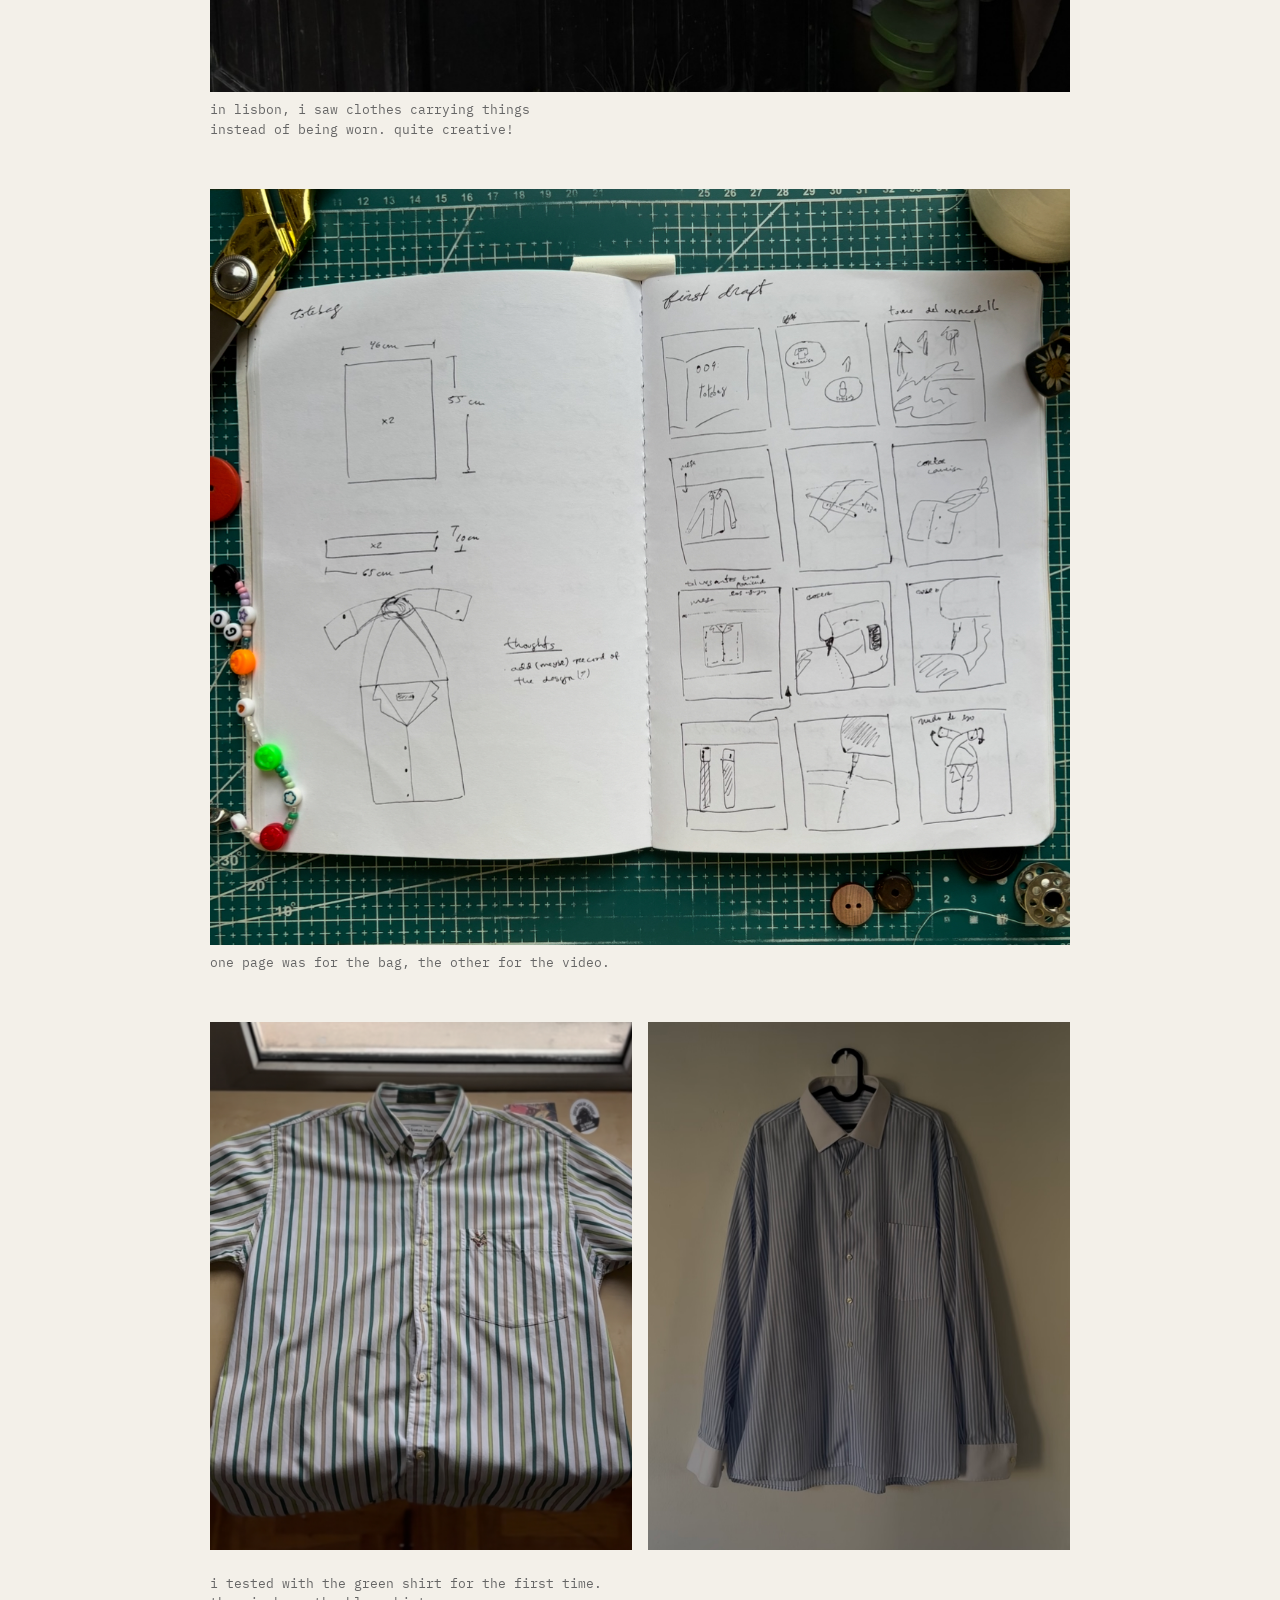
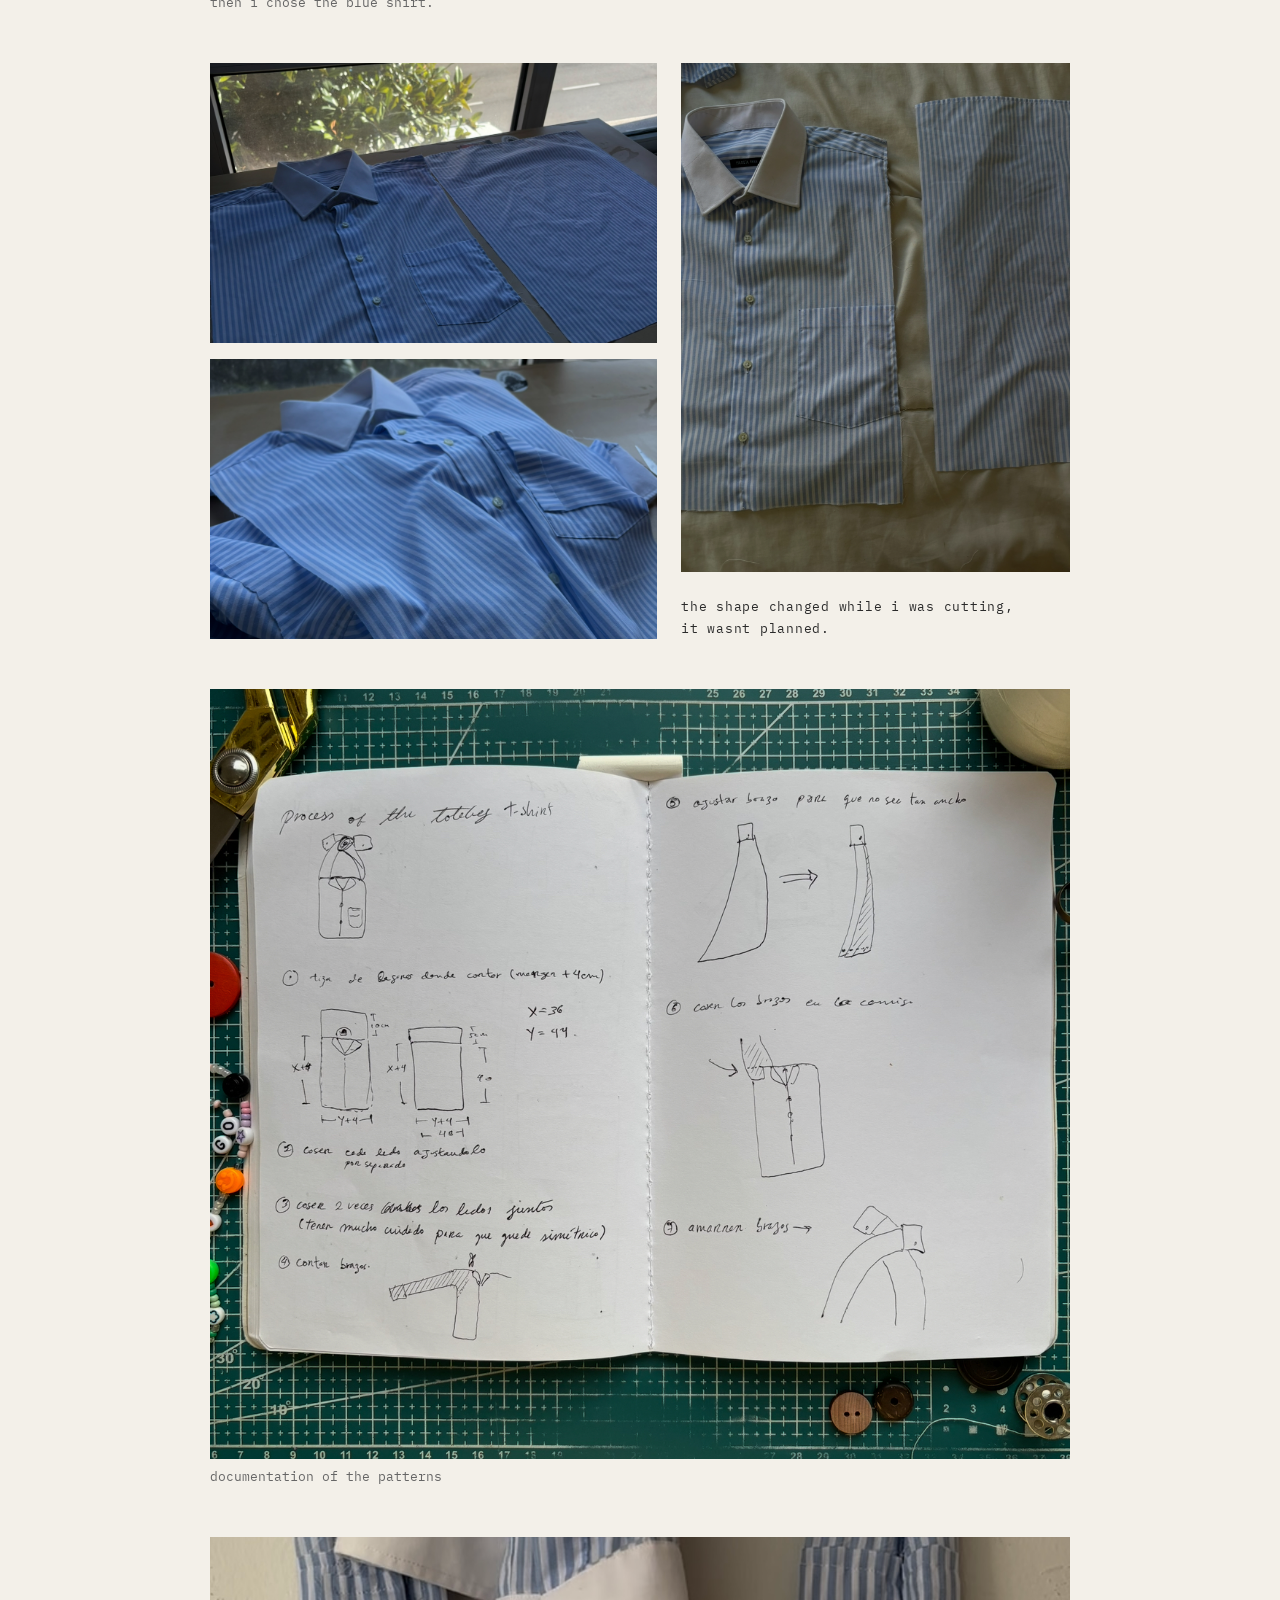
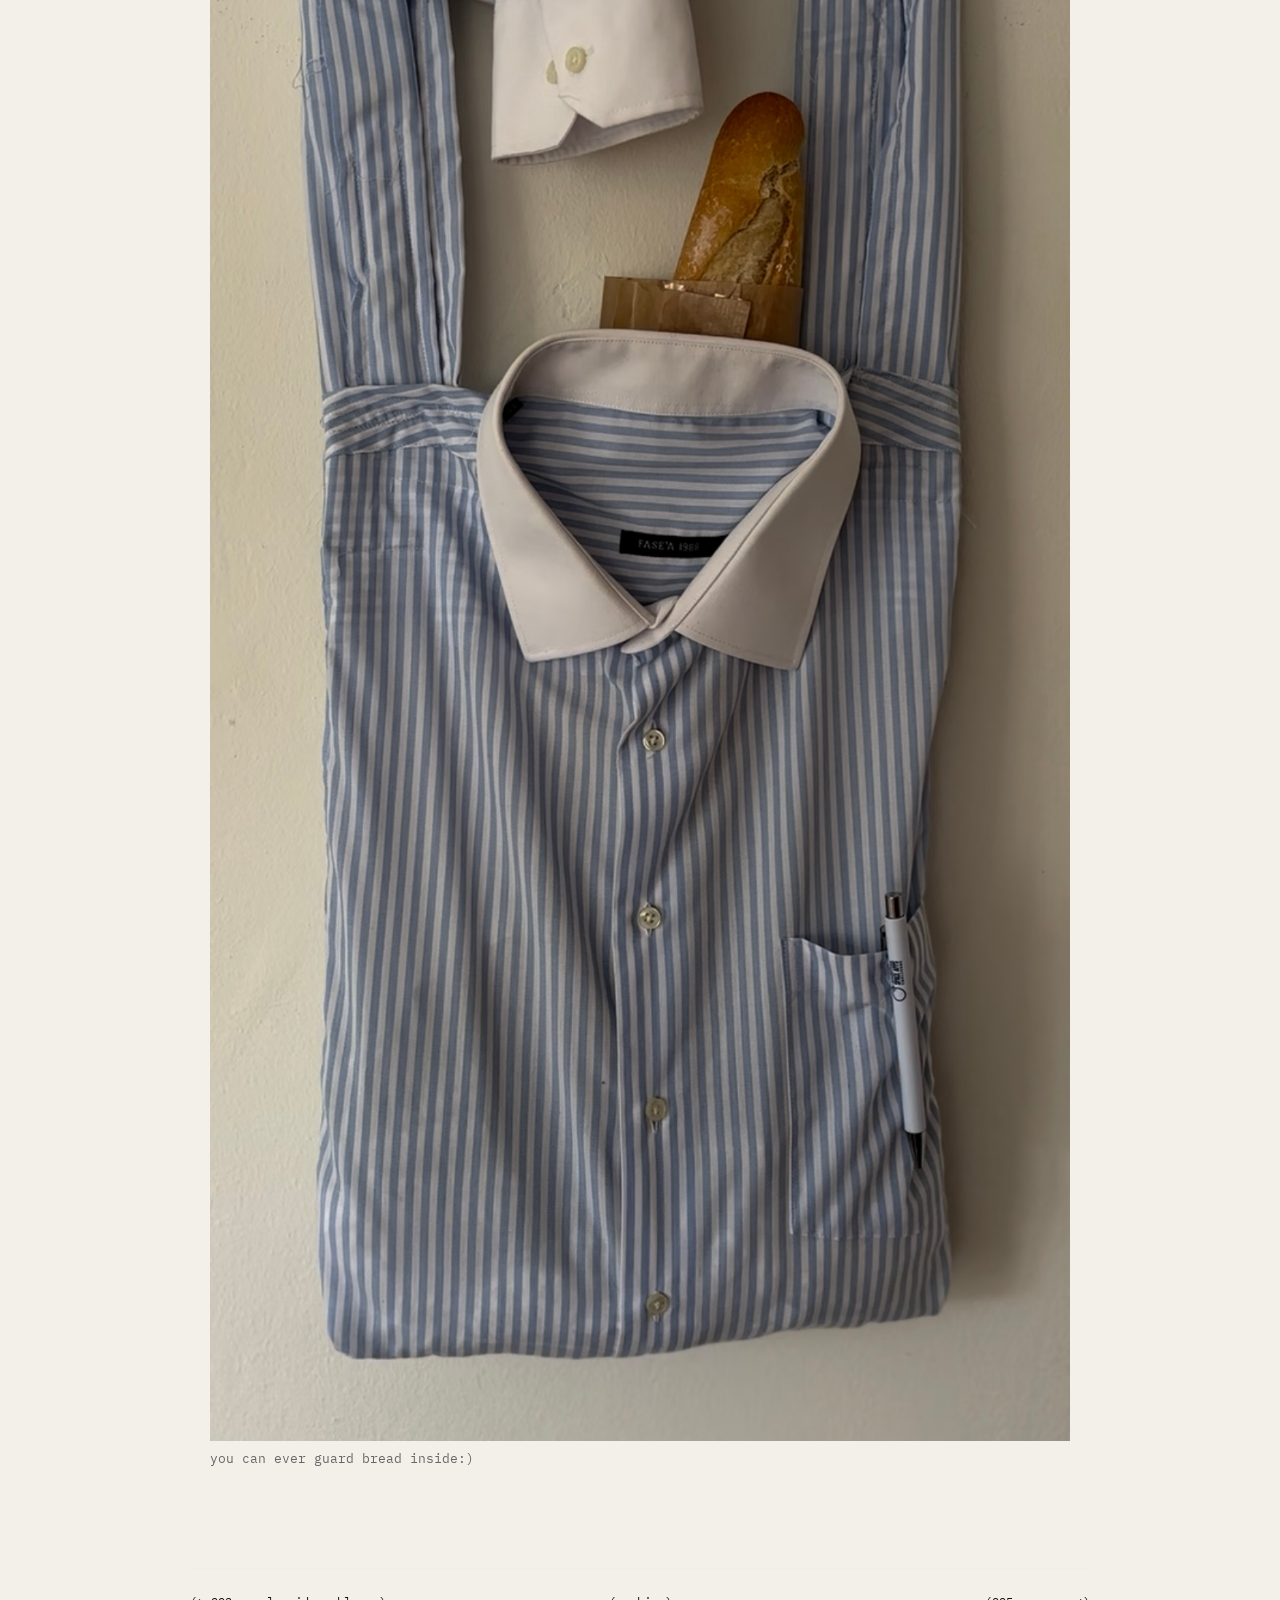
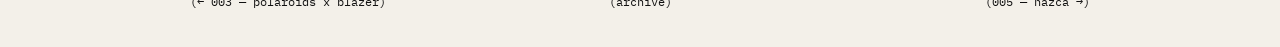
<file: 004.html>
<!doctype html>
<html lang="en">
<head>
    <link href="https://fonts.googleapis.com/css2?family=IBM+Plex+Mono:wght@400;700&display=swap" rel="stylesheet">
  <meta charset="utf-8">
  <meta name="viewport" content="width=device-width, initial-scale=1">
  <link rel="canonical" href="https://diegitsen.com/004.html">
  <title>journal 004</title>
    <link rel="icon" type="image/svg+xml" href="favicon.svg">
    <link rel="icon" type="image/png" sizes="32x32" href="favicon.png">
    <link rel="apple-touch-icon" href="apple-touch-icon.png">
  <link rel="stylesheet" href="./css/journal-navigation.css">

  <style>
    :root {
      --bg: #f3f0e9;
      --fg: #111;
      --muted: #666;
      --maxw: 900px;
      --g: 20px;
    }

    * { box-sizing: border-box; margin: 0; padding: 0; }

    body {
      background: var(--bg);
      color: var(--fg);
      font-family: "IBM Plex Mono", monospace;
      line-height: 1.5;
    }

    img { width: 100%; display: block; }

    header {
      text-align: center;
      padding: 20px;
      border-bottom: 1px solid #eee;
    }

    .kicker { font-size: 12px; letter-spacing: 2px; color: var(--muted); }
    h1 { font-size: 22px; margin: 5px 0; }
    .sub { font-size: 12px; color: var(--muted); }
    .day { display: inline-block; border: 0 solid #000; padding: 3px 8px; font-size: 11px; margin-top: 6px; }

    main {
      max-width: var(--maxw);
      margin: auto;
      padding: 20px;
    }

    .spread { margin-bottom: 50px; }

    .spread--diptych,
    .spread--stack {
      display: grid;
      gap: var(--g);
    }

    @media (min-width: 768px) {
      .spread--diptych,
      .spread--stack {
        grid-template-columns: 1fr 1fr;
      }
    }

    figcaption {
      margin-top: 8px;
      font-size: 13px;
      color: var(--muted);
    }

    footer {
      text-align: center;
      padding: 30px;
      color: var(--muted);
      border-top: 1px solid #eee;
    }

    /* === Collage tipo “dos fotos superpuestas” (mobile-first) === */
    .collage-feet{
      position: relative;
      width: 100%;
      aspect-ratio: 4 / 3;         /* cambia a 16/9 si quieres más panorámico */
      background: #fff;
    }
    .collage-feet::before{
      content: "";
      position: absolute;
      background-image: var(--src1); /* la misma imagen para ambas “láminas” */
      background-size: cover;
      background-repeat: no-repeat;
      box-shadow: 0 10px 25px rgba(0,0,0,.12);
      border: 0px solid #fff;      /* marco blanco tipo papel */
      will-change: transform;
    }

    .collage-feet::after{
      content: "";
      position: absolute;
      background-image: var(--src2); /* la misma imagen para ambas “láminas” */
      background-size: cover;
      background-repeat: no-repeat;
      box-shadow: 0 10px 25px rgba(0,0,0,.12);
      border: 0px solid #fff;      /* marco blanco tipo papel */
      will-change: transform;
    }
    /* Lámina grande (abajo-izquierda) */
    .collage-feet::before{
      left: 0;
      bottom: 0;
      width: 78%;
      height: 78%;
      background-position: var(--pos1, 35% 70%); /* ajusta encuadre */
      transform: rotate(-2.2deg);
    }
    /* Lámina pequeña (arriba-derecha) */
    .collage-feet::after{
      right: 0;
      top: 6%;
      width: 58%;
      height: 58%;
      background-position: var(--pos2, 70% 45%); /* ajusta encuadre */
      transform: rotate(2.6deg);
    }
    @media (min-width: 768px){
      .collage-feet{ aspect-ratio: 16 / 9; }
      .collage-feet::before{ width: 72%; height: 78%; }
      .collage-feet::after{  width: 50%; height: 56%; top: 8%; }
    }

    /* ===== Texto + Imagen siempre lado a lado ===== */
.spread--text-image{
  display: grid;
  align-items: stretch;  /* Cambiar de 'start' a 'stretch' */
  gap: 16px;
  grid-template-columns: 1fr 1fr; /* mitad texto / mitad imagen */
}

.poem{
  font-family: ui-monospace, SFMono-Regular, Menlo, Monaco, Consolas, "Liberation Mono",
               "Courier New", monospace;
  /*text-transform: uppercase;*/
  letter-spacing: .06em;
  line-height: 1.6;
  font-size: 12px;
  color: #2a2a2a;
  white-space: pre-wrap;
}

.poem .scene{
  display:block;
  margin-bottom: 14px;
  font-weight: 700;
  letter-spacing: .08em;
}

.ti-figure{
  background:#fff;
  padding: 10px;
  border: 0px solid #eee;
  height: 100%;  /* Agregar esto */
  display: flex;  /* Agregar esto */
}
.ti-figure img{
  width: 100%;
  height: 100%;  /* Cambiar de 'display: block' a esto */
  object-fit: cover;  /* Agregar esto */
  display: block;
 /* filter: grayscale(100%) contrast(95%) brightness(110%);
  opacity: .85;*/
}

/* Ajustes en pantallas grandes: más aire, tipografía más grande */
@media (min-width: 768px){
  .spread--text-image{
    gap: 40px;
    grid-template-columns: 1.05fr 1.4fr;
  }
  .poem{
    font-size: 14px;
    line-height: 1.7;
  }
}
/* ===== Texto + columna de 2 imágenes apiladas ===== */
.spread--text-side-stack {
  display: grid;
  grid-template-columns: 1fr 1fr; /* texto / columna de imágenes */
  gap: 24px;
  align-items: start;
}

/* Columna de imágenes apiladas */
.ti-images {
  display: grid;
  flex-direction: column;
  gap: 16px;
}

/* Imagen con efecto editorial */
.ti-figure {
  background: #fff;
  padding: 10px;
  border: 0px solid #eee;
}
.ti-figure img {
  width: 100%;
  display: block;
 /* filter: grayscale(100%) contrast(95%) brightness(110%);
  opacity: 0.85;*/
}

/* Texto estilo máquina */
.poem {
  font-family: ui-monospace, SFMono-Regular, Menlo, Monaco, Consolas, "Liberation Mono",
               "Courier New", monospace;
/*  text-transform: uppercase;*/
  letter-spacing: .06em;
  line-height: 1.6;
  font-size: 13px;
  color: #2a2a2a;
  white-space: pre-wrap;
}
.poem .scene {
  display: block;
  margin-bottom: 14px;
  font-weight: 700;
  letter-spacing: .08em;
}

/* Ajustes responsive */
@media (max-width: 768px) {
  .spread--text-side-stack {
    grid-template-columns: 1.1fr 1fr; /* texto ligeramente más ancho */
    gap: 14px;
  }
}

@media (max-width: 540px) {
  /* En pantallas pequeñas, texto arriba y columna de imágenes debajo */
  .spread--text-side-stack {
    grid-template-columns: 1fr;
  }

  /* 👇 mantiene las imágenes apiladas verticalmente */
  .ti-images {
    flex-direction: column;
    gap: 12px;
  }

  .ti-figure {
    padding: 8px;
  }
}



/* === Contact sheet (izq) + 2 imágenes apiladas (der) === */
.spread--contact-vs-stack{
  display:grid;
  grid-template-columns: 1fr 1fr; /* izquierda / derecha */
  gap: 28px;
  align-items:start;
}

/* Marco editorial blanco */
.frame{
  background:none;
  padding:0;
  border:none;
}

/* === Una imagen alta (izquierda) + dos apiladas (derecha) === */
.spread--tall-vs-stack {
  display: grid;
  grid-template-columns: 1fr 1fr; /* izquierda / derecha */
  gap: 24px;
  align-items: stretch; /* iguala las alturas */
}

/* Columna derecha con dos imágenes apiladas */
.stack2 {
  display: flex;
  flex-direction: column;
  justify-content: space-between;
  gap: 16px;
}

/* Imágenes con borde blanco tipo editorial */
.frame {
  background: #fff;
  padding: 10px;
  border: 0px solid #eee;
  display: flex;
}
.frame img {
  width: 100%;
  height: 100%;
  object-fit: cover;
  display: block;
}

/* La imagen alta ocupará el alto total de la columna derecha */
.tall-image {
  display: flex;
}
.tall-image img {
  width: 100%;
  height: 100%;
  object-fit: cover;
}

/* Responsividad */
@media (max-width: 768px) {
  .spread--tall-vs-stack {
    grid-template-columns: 1fr;
  }
  .stack2 {
    flex-direction: row;
  }
  .stack2 figure {
    flex: 1;
  }
}
.figure-small img {
  width: 30%;          /* la reduce al 50% del ancho normal */
  margin: 0 auto;      /* la centra horizontalmente */
  display: block;
}
.figure-small figcaption {
  text-align: center;
  margin-top: 10px;
}

/* === Izquierda: 1 imagen | Derecha: imagen + caption
   La izquierda iguala la altura total de la derecha (imagen + texto) === */
   .spread--sync-height{
  display:grid;
  grid-template-columns: 1fr 1fr;   /* izquierda / derecha */
  grid-template-rows: auto auto;    /* fila1: imagen der | fila2: caption der */
  column-gap: 36px;
  row-gap: 14px;                    /* se suma a la altura total de la derecha */
  align-items: stretch;
}

/* Izquierda ocupa ambas filas => iguala altura de (img der + caption) */
.sync-left{
  grid-column: 1;
  grid-row: 1 / span 2;
  display:flex;            
  background:none;
  padding:0;
  border:none;
}
.sync-left img{
  width:100%;
  height:100%;
  object-fit: cover;                /* recorte elegante sin deformar */
  display:block;
}

/* Derecha: foto en fila 1, caption en fila 2 */
.sync-right-photo{
  grid-column: 2;
  grid-row: 1;         
  background:none;
  padding:0;
  border:none;
}
.sync-right-photo img{
  width:100%;
  height:auto;
  display:block;
}

.sync-right-caption{
  grid-column: 2;
  grid-row: 2;
  margin:0;                         /* quita margen default de figcaption/p */
  font-family: "IBM Plex Mono", ui-monospace, SFMono-Regular, Menlo, Monaco, Consolas, "Liberation Mono","Courier New", monospace;
  text-transform: uppercase;
  letter-spacing:.06em;
  line-height:1.6;
  font-size:12px;
  color:#2a2a2a;
  white-space:pre-wrap;             /* respeta saltos de línea */
}

/* Ajustes finos para pantallas pequeñas, manteniendo 2 columnas */
@media (max-width: 600px){
  .spread--sync-height{
    column-gap: 16px;
    row-gap: 10px;
  }
  .sync-left, .sync-right-photo{ padding:8px; }
  .sync-right-caption{ font-size:11px; line-height:1.55; }
}

/* === Izquierda grande + Derecha (imagen+caption) + imagen pequeña superpuesta === */
.spread--overlay-2col{
  position: relative;            /* para posicionar la superpuesta */
  display: grid;
  gap: var(--gap, 28px);
  /* Mobile-first: 1 columna (no se rompe en iPhone) */
  grid-template-columns: 1fr;
  align-items: start;
}

/* Proporciones elásticas (no 50/50 fijo) */
@media (min-width: 560px){
  /* ~58/42 */
  .spread--overlay-2col{ grid-template-columns: 1.4fr 1fr; }
}
@media (min-width: 900px){
  /* ~62/38 */
  .spread--overlay-2col{ grid-template-columns: 1.6fr 1fr; }
}

/* Marco zine */
.frame{          
  background:none;
  padding:0;
  border:none; }

.frame img{
  width:100%;
  height:auto;
  object-fit:cover;
  display:block;
}

/* Bloque derecho: imagen + 1 línea */
.one-line{
  font-family:"IBM Plex Mono", ui-monospace, SFMono-Regular, Menlo, Consolas, "Liberation Mono","Courier New", monospace;
  text-transform:uppercase; letter-spacing:.06em;
  font-size:12px; color:#2a2a2a; margin-top:10px;
  white-space:nowrap; overflow:hidden; text-overflow:ellipsis;
}

/* Imagen pequeña superpuesta centrada sobre todo el spread */
.mid-overlay{
  position:absolute; z-index:5; left:50%; transform:translateX(-50%);
  top: var(--overlay-top, -6%);                /* mueve verticalmente */
  width: clamp(160px, 36vw, 520px);            /* tamaño fluido */
  pointer-events:none;
}
.mid-overlay .frame{ padding:10px; }
.mid-overlay img{ width:100%; height:auto; display:block; }

/* Reservar algo de espacio si en mobile la superpuesta pisa el contenido */
.spread--overlay-2col{ padding-top: var(--overlay-reserve, 0px); }

@media (max-width: 480px){
  .spread--overlay-2col{ --gap: 16px; }
  .mid-overlay{
    top: var(--overlay-top-mobile, -10%);      /* ajusta para iPhone */
    width: clamp(140px, 58vw, 420px);
  }
  .one-line{ font-size:11px; }
}

/* === Imagen grande con imagen pequeña superpuesta en el borde superior-centro === */
.spread--overlay-top-center{
  position: relative;             /* para posicionar la mini */
}

/* Reusa tu “marco” editorial si ya lo tienes */
.frame{
  background:none;
  padding:0;
  border:none;
}

.frame img{
  width:100%;
  height:auto;
  object-fit:cover;
  display:block;
}

/* La imagen grande */


/* La imagen pequeña superpuesta */
.small-overlay{
  position: absolute;
  left: 50%;
  transform: translateX(-50%) translateY(var(--overlay-shift, -40%));
  top: 0;                         /* anclada al borde superior */
  z-index: 5;
  width: var(--overlay-w, clamp(140px, 42vw, 420px)); /* tamaño fluido */
  pointer-events: none;           /* que no bloquee toques/clics */
}

/* Bordes un poco más finos en la mini (opcional) */
.small-overlay .frame{ padding:10px; }

/* iPhone / pantallas estrechas */
@media (max-width: 540px){
  .small-overlay{
    transform: translateX(-50%) translateY(var(--overlay-shift-mobile, -50%));
    width: var(--overlay-w-mobile, clamp(120px, 60vw, 340px));
  }
}

/* === Izquierda: 2 imágenes apiladas | Derecha: 1 imagen + texto === */
/* Mobile-first pero SIEMPRE dos columnas (también en iPhone) */
.spread--left2-right-imgtext{
  --gap: 24px;
  display: grid;
  grid-template-columns: minmax(0, 1.15fr) minmax(0, 1fr); /* columnas elásticas y seguras en iOS */
  gap: var(--gap);
  align-items: stretch;            /* iguala alturas de columnas */
}

/* iPhone y móviles estrechos: mantenemos 2 columnas, ajustamos proporción y gaps */
@media (max-width: 540px){
  .spread--left2-right-imgtext{
    grid-template-columns: minmax(0, 1.05fr) minmax(0, .95fr); /* ~52/48 */
    --gap: 14px;
  }
}

/* ===== Columna izquierda: dos fotos apiladas ===== */
.left-vert{
  display: flex;
  flex-direction: column;
  gap: 16px;
  height: 100%;           /* ocupa toda la altura de la fila del grid */
  min-height: 0;          /* FIX Safari iOS para hijos flex con overflow */
}
.left-vert figure{
  flex: 1 1 0;            /* ambas fotos reparten la altura */
  min-height: 0;          /* FIX Safari iOS */
  overflow: hidden;
}
.left-vert img{
  width: 100%;
  height: 100%;
  object-fit: cover;       /* recorte elegante */
  display: block;
}

/* ===== Columna derecha: 1 imagen + texto ===== */
.right-imgtext{
  display: flex;
  flex-direction: column;
  gap: 16px;
  min-height: 0;          /* FIX Safari iOS */
}
.right-imgtext figure{
  overflow: hidden;       /* evita desbordes en iOS */
  min-height: 0;
}
.right-imgtext img{
  width: 100%;
  height: auto;
  display: block;
}

.caption-mono{
  font-family: "IBM Plex Mono", ui-monospace, SFMono-Regular, Menlo, Monaco, Consolas,
               "Liberation Mono","Courier New", monospace;
  letter-spacing: .06em;
  line-height: 1.7;
  font-size: 12.5px;
  color: #2a2a2a;
  white-space: pre-wrap;
}

/* Tuning fino en iPhone */
@media (max-width: 540px){
  .left-vert{ gap: 12px; }
  .caption-mono{ font-size: 12px; line-height: 1.6; }
}

/* === Cuatro imágenes en grid 2x2 + caption debajo === */
.spread--quad-grid {
  display: grid;
  grid-template-columns: repeat(2, minmax(0, 1fr)); /* 2 columnas fluidas */
  gap: 16px;
  align-items: stretch;
}

/* Mantiene proporciones limpias */
.spread--quad-grid figure {
  width: 100%;
  aspect-ratio: 4 / 5; /* ajusta a 1/1 si quieres cuadrado */
  overflow: hidden;
}
.spread--quad-grid img {
  width: 100%;
  height: 100%;
  object-fit: cover;
  display: block;
}

/* Caption debajo de toda la cuadrícula */
.spread--quad-grid-caption {
  grid-column: 1 / -1; /* ocupa todo el ancho */
 /* text-align: left;
  margin-top: 4px;
  font-family: "IBM Plex Mono", ui-monospace, SFMono-Regular, Menlo, Monaco, Consolas,
               "Liberation Mono","Courier New", monospace;
  text-transform: uppercase; 
  letter-spacing: .06em;
  line-height: 1.7;
  font-size: 12.5px;
  color: #2a2a2a;
  white-space: pre-wrap;*/
}

/* Responsivo sin que se rompa en iPhone */
@media (max-width: 540px) {
  .spread--quad-grid {
    grid-template-columns: repeat(2, minmax(0, 1fr)); /* mantiene 2 columnas */
    gap: 10px;
  }
  .spread--quad-grid figure {
    aspect-ratio: 3 / 4; /* un poco más alto en móvil */
  }
  .spread--quad-grid-caption {
    font-size: 12px;
    line-height: 1.6;
  }
}

/* === Dos imágenes lado a lado === */
.spread--two-wide {
  display: grid;
  grid-template-columns: 1fr 1fr;  /* 1 | 2 */
  gap: 16px;
  align-items: stretch;
}

/* Ambas imágenes se recortan igual */
.spread--two-wide figure {
  width: 100%;
  aspect-ratio: 4 / 5;   /* ajusta a 1/1 o 3/4 si quieres otra proporción */
  overflow: hidden;
}

.spread--two-wide img {
  width: 100%;
  height: 100%;
  object-fit: cover;
  display: block;
}

/* ✅ responsive: mantiene SIEMPRE las dos columnas incluso en iPhone */
@media (max-width: 540px) {
  .spread--two-wide {
    gap: 10px;
  }
  .spread--two-wide figure {
    aspect-ratio: 3 / 4;   /* un poco más alto en mobile */
  }
}



  </style>
</head>

<body>

<nav class="journal-home-nav" aria-label="Back to archive"><a href="./archive.html">(archive)</a></nav>

<header class="site-header">
  <div class="inner">
    <div class="kicker">journal 004</div>
    <p>shirt into a bag</p>
  </div>
</header>

<main>
  <!-- Every journal opens with its Polaroid cover. -->
  <section class="spread spread--single">
    <figure class="figure-small">
      <img src="./images/004.png" alt="The finished striped bag, journal 004">
    </figure>
  </section>

  <section class="spread spread--postcard">
    <figure>
      <img src="./004/0.jpg" alt="Bags made from old denim hanging outside a shop in Lisbon">
      <figcaption>in lisbon, i saw clothes carrying things<br>instead of being worn. quite creative!</figcaption>
    </figure>
  </section>

  <section class="spread spread--postcard">
    <figure>
      <img src="./004/6.jpg" alt="Notebook pages planning both the bag and the film about making it">
      <figcaption>one page was for the bag, the other for the video.</figcaption>
    </figure>
  </section>

  <section class="spread spread--two-wide">
    <figure>
      <img src="./004/13.jpg" alt="A green shirt used to test the shape of the bag">
    </figure>
    <figure>
      <img src="./004/1.jpg" alt="The blue striped shirt before it became a bag">
    </figure>
    <figcaption class="spread--quad-grid-caption">i tested with the green shirt for the first time.<br>then i chose the blue shirt.</figcaption>
  </section>

  <section class="spread spread--left2-right-imgtext" style="--ratio-left: 4 / 5;">
    <div class="left-vert">
      <figure>
        <img src="./004/12.jpg" alt="The striped shirt opened on the worktable">
      </figure>
      <figure>
        <img src="./004/11.jpg" alt="A cut section of the striped shirt">
      </figure>
    </div>
    <div class="right-imgtext">
      <figure>
        <img src="./004/10.jpg" alt="Hands reshaping the striped shirt">
      </figure>
      <figcaption class="caption-mono">the shape changed while i was cutting,<br>it wasnt planned.</figcaption>
    </div>
  </section>

  <section class="spread spread--postcard">
    <figure>
      <img src="./004/5.jpg" alt="Handwritten narration beside a drawing of the finished bag">
      <figcaption>documentation of the patterns</figcaption>
    </figure>
  </section>

  <section class="spread spread--postcard">
    <figure>
      <img src="./004/9.jpg" alt="The finished striped bag carrying a baguette">
      <figcaption>you can ever guard bread inside:)</figcaption>
    </figure>
  </section>
</main>
<nav class="journal-pagination" aria-label="Journal pagination">
  <a class="journal-pagination__previous" href="./003.html" rel="prev">(← 003<span class="journal-pagination__title"> — polaroids x blazer</span>)</a>
  <a class="journal-pagination__archive" href="./archive.html">(archive)</a>
  <a class="journal-pagination__next" href="./005.html" rel="next">(005<span class="journal-pagination__title"> — nazca</span> →)</a>
</nav>
</body>
</html>
</file>
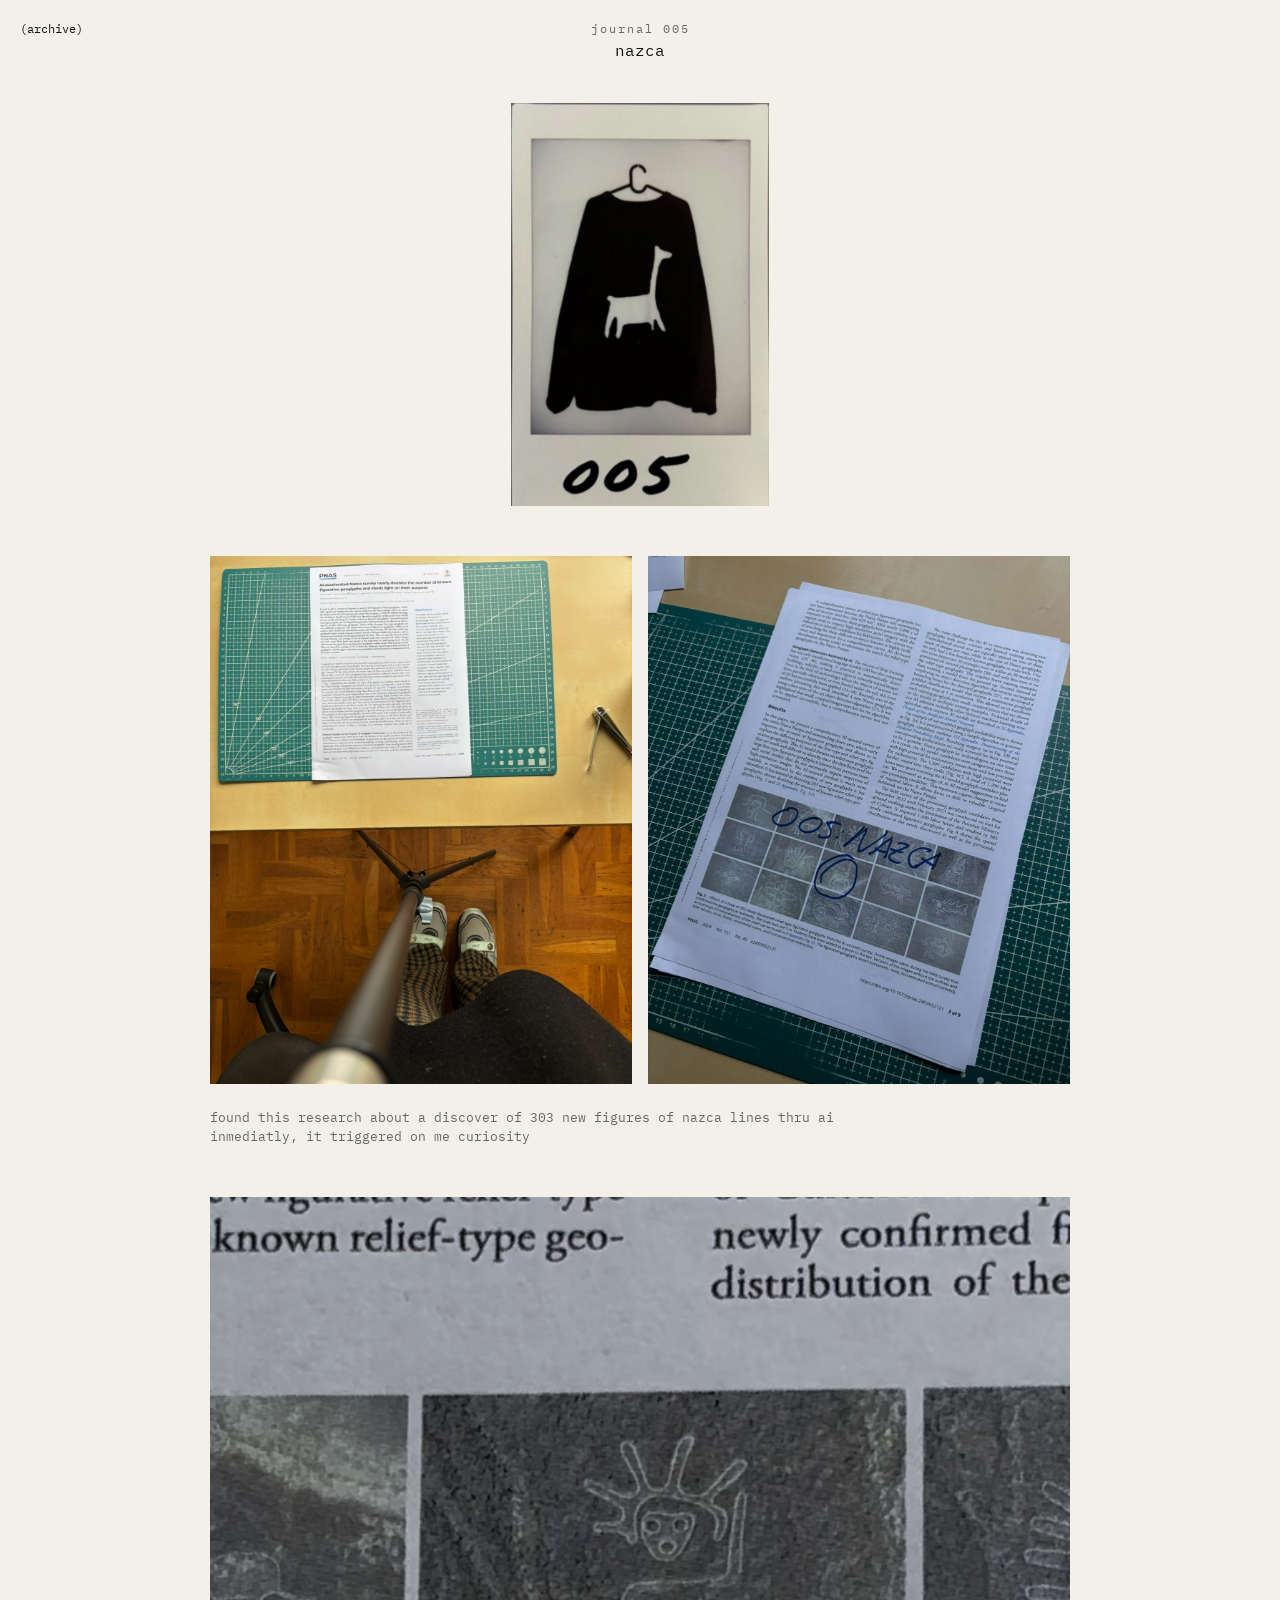
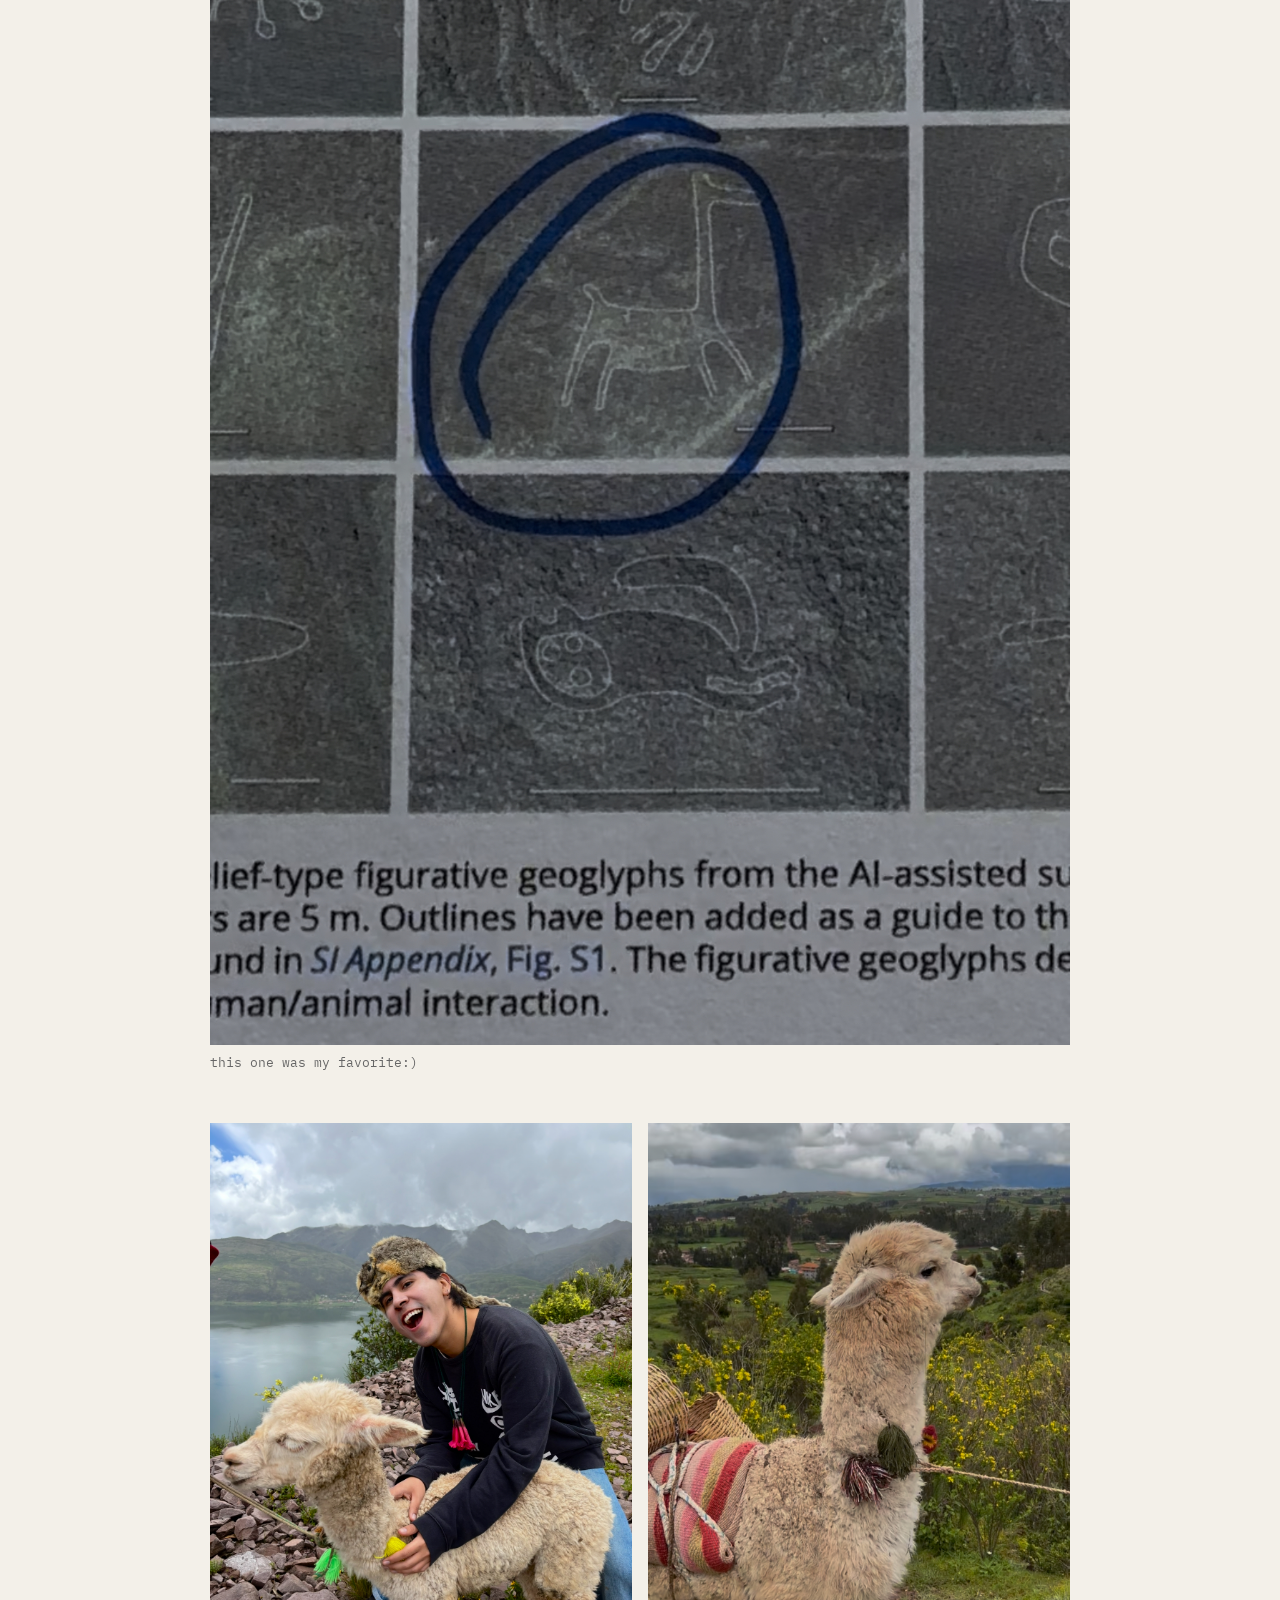
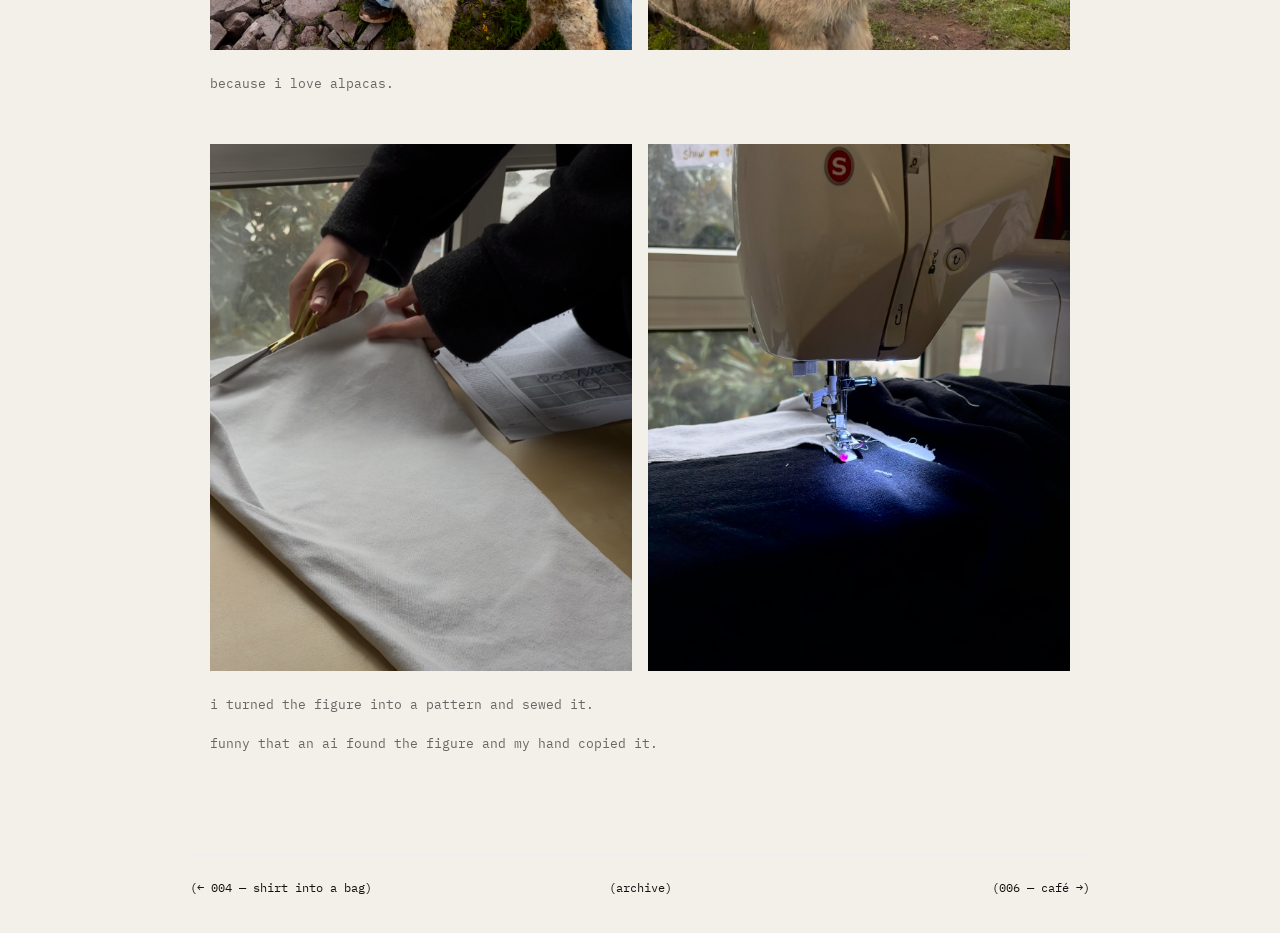
<file: 005.html>
<!doctype html>
<html lang="en">
<head>
    <link href="https://fonts.googleapis.com/css2?family=IBM+Plex+Mono:wght@400;700&display=swap" rel="stylesheet">
  <meta charset="utf-8">
  <meta name="viewport" content="width=device-width, initial-scale=1">
  <link rel="canonical" href="https://diegitsen.com/005.html">
  <title>journal 005</title>
    <link rel="icon" type="image/svg+xml" href="favicon.svg">
    <link rel="icon" type="image/png" sizes="32x32" href="favicon.png">
    <link rel="apple-touch-icon" href="apple-touch-icon.png">
  <link rel="stylesheet" href="./css/journal-navigation.css">

  <style>
    :root {
      --bg: #f3f0e9;
      --fg: #111;
      --muted: #666;
      --maxw: 900px;
      --g: 20px;
    }

    * { box-sizing: border-box; margin: 0; padding: 0; }

    body {
      background: var(--bg);
      color: var(--fg);
      font-family: "IBM Plex Mono", monospace;
      line-height: 1.5;
    }

    img { width: 100%; display: block; }

    header {
      text-align: center;
      padding: 20px;
      border-bottom: 1px solid #eee;
    }

    .kicker { font-size: 12px; letter-spacing: 2px; color: var(--muted); }
    h1 { font-size: 22px; margin: 5px 0; }
    .sub { font-size: 12px; color: var(--muted); }
    .day { display: inline-block; border: 0 solid #000; padding: 3px 8px; font-size: 11px; margin-top: 6px; }

    main {
      max-width: var(--maxw);
      margin: auto;
      padding: 20px;
    }

    .spread { margin-bottom: 50px; }

    .spread--diptych,
    .spread--stack {
      display: grid;
      gap: var(--g);
    }

    @media (min-width: 768px) {
      .spread--diptych,
      .spread--stack {
        grid-template-columns: 1fr 1fr;
      }
    }

    figcaption {
      margin-top: 8px;
      font-size: 13px;
      color: var(--muted);
    }

    footer {
      text-align: center;
      padding: 30px;
      color: var(--muted);
      border-top: 1px solid #eee;
    }

    /* === Collage tipo “dos fotos superpuestas” (mobile-first) === */
    .collage-feet{
      position: relative;
      width: 100%;
      aspect-ratio: 4 / 3;         /* cambia a 16/9 si quieres más panorámico */
      background: #fff;
    }
    .collage-feet::before{
      content: "";
      position: absolute;
      background-image: var(--src1); /* la misma imagen para ambas “láminas” */
      background-size: cover;
      background-repeat: no-repeat;
      box-shadow: 0 10px 25px rgba(0,0,0,.12);
      border: 0px solid #fff;      /* marco blanco tipo papel */
      will-change: transform;
    }

    .collage-feet::after{
      content: "";
      position: absolute;
      background-image: var(--src2); /* la misma imagen para ambas “láminas” */
      background-size: cover;
      background-repeat: no-repeat;
      box-shadow: 0 10px 25px rgba(0,0,0,.12);
      border: 0px solid #fff;      /* marco blanco tipo papel */
      will-change: transform;
    }
    /* Lámina grande (abajo-izquierda) */
    .collage-feet::before{
      left: 0;
      bottom: 0;
      width: 78%;
      height: 78%;
      background-position: var(--pos1, 35% 70%); /* ajusta encuadre */
      transform: rotate(-2.2deg);
    }
    /* Lámina pequeña (arriba-derecha) */
    .collage-feet::after{
      right: 0;
      top: 6%;
      width: 58%;
      height: 58%;
      background-position: var(--pos2, 70% 45%); /* ajusta encuadre */
      transform: rotate(2.6deg);
    }
    @media (min-width: 768px){
      .collage-feet{ aspect-ratio: 16 / 9; }
      .collage-feet::before{ width: 72%; height: 78%; }
      .collage-feet::after{  width: 50%; height: 56%; top: 8%; }
    }

    /* ===== Texto + Imagen siempre lado a lado ===== */
.spread--text-image{
  display: grid;
  align-items: stretch;  /* Cambiar de 'start' a 'stretch' */
  gap: 16px;
  grid-template-columns: 1fr 1fr; /* mitad texto / mitad imagen */
}

.poem{
  font-family: ui-monospace, SFMono-Regular, Menlo, Monaco, Consolas, "Liberation Mono",
               "Courier New", monospace;
  /*text-transform: uppercase;*/
  letter-spacing: .06em;
  line-height: 1.6;
  font-size: 12px;
  color: #2a2a2a;
  white-space: pre-wrap;
}

.poem .scene{
  display:block;
  margin-bottom: 14px;
  font-weight: 700;
  letter-spacing: .08em;
}

.ti-figure{
  background:#fff;
  padding: 10px;
  border: 0px solid #eee;
  height: 100%;  /* Agregar esto */
  display: flex;  /* Agregar esto */
}
.ti-figure img{
  width: 100%;
  height: 100%;  /* Cambiar de 'display: block' a esto */
  object-fit: cover;  /* Agregar esto */
  display: block;
 /* filter: grayscale(100%) contrast(95%) brightness(110%);
  opacity: .85;*/
}

/* Ajustes en pantallas grandes: más aire, tipografía más grande */
@media (min-width: 768px){
  .spread--text-image{
    gap: 40px;
    grid-template-columns: 1.05fr 1.4fr;
  }
  .poem{
    font-size: 14px;
    line-height: 1.7;
  }
}
/* ===== Texto + columna de 2 imágenes apiladas ===== */
.spread--text-side-stack {
  display: grid;
  grid-template-columns: 1fr 1fr; /* texto / columna de imágenes */
  gap: 24px;
  align-items: start;
}

/* Columna de imágenes apiladas */
.ti-images {
  display: grid;
  flex-direction: column;
  gap: 16px;
}

/* Imagen con efecto editorial */
.ti-figure {
  background: #fff;
  padding: 10px;
  border: 0px solid #eee;
}
.ti-figure img {
  width: 100%;
  display: block;
 /* filter: grayscale(100%) contrast(95%) brightness(110%);
  opacity: 0.85;*/
}

/* Texto estilo máquina */
.poem {
  font-family: ui-monospace, SFMono-Regular, Menlo, Monaco, Consolas, "Liberation Mono",
               "Courier New", monospace;
/*  text-transform: uppercase;*/
  letter-spacing: .06em;
  line-height: 1.6;
  font-size: 13px;
  color: #2a2a2a;
  white-space: pre-wrap;
}
.poem .scene {
  display: block;
  margin-bottom: 14px;
  font-weight: 700;
  letter-spacing: .08em;
}

/* Ajustes responsive */
@media (max-width: 768px) {
  .spread--text-side-stack {
    grid-template-columns: 1.1fr 1fr; /* texto ligeramente más ancho */
    gap: 14px;
  }
}

@media (max-width: 540px) {
  /* En pantallas pequeñas, texto arriba y columna de imágenes debajo */
  .spread--text-side-stack {
    grid-template-columns: 1fr;
  }

  /* 👇 mantiene las imágenes apiladas verticalmente */
  .ti-images {
    flex-direction: column;
    gap: 12px;
  }

  .ti-figure {
    padding: 8px;
  }
}



/* === Contact sheet (izq) + 2 imágenes apiladas (der) === */
.spread--contact-vs-stack{
  display:grid;
  grid-template-columns: 1fr 1fr; /* izquierda / derecha */
  gap: 28px;
  align-items:start;
}

/* Marco editorial blanco */
.frame{
  background:none;
  padding:0;
  border:none;
}

/* === Una imagen alta (izquierda) + dos apiladas (derecha) === */
.spread--tall-vs-stack {
  display: grid;
  grid-template-columns: 1fr 1fr; /* izquierda / derecha */
  gap: 24px;
  align-items: stretch; /* iguala las alturas */
}

/* Columna derecha con dos imágenes apiladas */
.stack2 {
  display: flex;
  flex-direction: column;
  justify-content: space-between;
  gap: 16px;
}

/* Imágenes con borde blanco tipo editorial */
.frame {
  background: #fff;
  padding: 10px;
  border: 0px solid #eee;
  display: flex;
}
.frame img {
  width: 100%;
  height: 100%;
  object-fit: cover;
  display: block;
}

/* La imagen alta ocupará el alto total de la columna derecha */
.tall-image {
  display: flex;
}
.tall-image img {
  width: 100%;
  height: 100%;
  object-fit: cover;
}

/* Responsividad */
@media (max-width: 768px) {
  .spread--tall-vs-stack {
    grid-template-columns: 1fr;
  }
  .stack2 {
    flex-direction: row;
  }
  .stack2 figure {
    flex: 1;
  }
}
.figure-small img {
  width: 30%;          /* la reduce al 50% del ancho normal */
  margin: 0 auto;      /* la centra horizontalmente */
  display: block;
}
.figure-small figcaption {
  text-align: center;
  margin-top: 10px;
}

/* === Izquierda: 1 imagen | Derecha: imagen + caption
   La izquierda iguala la altura total de la derecha (imagen + texto) === */
   .spread--sync-height{
  display:grid;
  grid-template-columns: 1fr 1fr;   /* izquierda / derecha */
  grid-template-rows: auto auto;    /* fila1: imagen der | fila2: caption der */
  column-gap: 36px;
  row-gap: 14px;                    /* se suma a la altura total de la derecha */
  align-items: stretch;
}

/* Izquierda ocupa ambas filas => iguala altura de (img der + caption) */
.sync-left{
  grid-column: 1;
  grid-row: 1 / span 2;
  display:flex;            
  background:none;
  padding:0;
  border:none;
}
.sync-left img{
  width:100%;
  height:100%;
  object-fit: cover;                /* recorte elegante sin deformar */
  display:block;
}

/* Derecha: foto en fila 1, caption en fila 2 */
.sync-right-photo{
  grid-column: 2;
  grid-row: 1;         
  background:none;
  padding:0;
  border:none;
}
.sync-right-photo img{
  width:100%;
  height:auto;
  display:block;
}

.sync-right-caption{
  grid-column: 2;
  grid-row: 2;
  margin:0;                         /* quita margen default de figcaption/p */
  font-family: "IBM Plex Mono", ui-monospace, SFMono-Regular, Menlo, Monaco, Consolas, "Liberation Mono","Courier New", monospace;
  text-transform: uppercase;
  letter-spacing:.06em;
  line-height:1.6;
  font-size:12px;
  color:#2a2a2a;
  white-space:pre-wrap;             /* respeta saltos de línea */
}

/* Ajustes finos para pantallas pequeñas, manteniendo 2 columnas */
@media (max-width: 600px){
  .spread--sync-height{
    column-gap: 16px;
    row-gap: 10px;
  }
  .sync-left, .sync-right-photo{ padding:8px; }
  .sync-right-caption{ font-size:11px; line-height:1.55; }
}

/* === Izquierda grande + Derecha (imagen+caption) + imagen pequeña superpuesta === */
.spread--overlay-2col{
  position: relative;            /* para posicionar la superpuesta */
  display: grid;
  gap: var(--gap, 28px);
  /* Mobile-first: 1 columna (no se rompe en iPhone) */
  grid-template-columns: 1fr;
  align-items: start;
}

/* Proporciones elásticas (no 50/50 fijo) */
@media (min-width: 560px){
  /* ~58/42 */
  .spread--overlay-2col{ grid-template-columns: 1.4fr 1fr; }
}
@media (min-width: 900px){
  /* ~62/38 */
  .spread--overlay-2col{ grid-template-columns: 1.6fr 1fr; }
}

/* Marco zine */
.frame{          
  background:none;
  padding:0;
  border:none; }

.frame img{
  width:100%;
  height:auto;
  object-fit:cover;
  display:block;
}

/* Bloque derecho: imagen + 1 línea */
.one-line{
  font-family:"IBM Plex Mono", ui-monospace, SFMono-Regular, Menlo, Consolas, "Liberation Mono","Courier New", monospace;
  text-transform:uppercase; letter-spacing:.06em;
  font-size:12px; color:#2a2a2a; margin-top:10px;
  white-space:nowrap; overflow:hidden; text-overflow:ellipsis;
}

/* Imagen pequeña superpuesta centrada sobre todo el spread */
.mid-overlay{
  position:absolute; z-index:5; left:50%; transform:translateX(-50%);
  top: var(--overlay-top, -6%);                /* mueve verticalmente */
  width: clamp(160px, 36vw, 520px);            /* tamaño fluido */
  pointer-events:none;
}
.mid-overlay .frame{ padding:10px; }
.mid-overlay img{ width:100%; height:auto; display:block; }

/* Reservar algo de espacio si en mobile la superpuesta pisa el contenido */
.spread--overlay-2col{ padding-top: var(--overlay-reserve, 0px); }

@media (max-width: 480px){
  .spread--overlay-2col{ --gap: 16px; }
  .mid-overlay{
    top: var(--overlay-top-mobile, -10%);      /* ajusta para iPhone */
    width: clamp(140px, 58vw, 420px);
  }
  .one-line{ font-size:11px; }
}

/* === Imagen grande con imagen pequeña superpuesta en el borde superior-centro === */
.spread--overlay-top-center{
  position: relative;             /* para posicionar la mini */
}

/* Reusa tu “marco” editorial si ya lo tienes */
.frame{
  background:none;
  padding:0;
  border:none;
}

.frame img{
  width:100%;
  height:auto;
  object-fit:cover;
  display:block;
}

/* La imagen grande */


/* La imagen pequeña superpuesta */
.small-overlay{
  position: absolute;
  left: 50%;
  transform: translateX(-50%) translateY(var(--overlay-shift, -40%));
  top: 0;                         /* anclada al borde superior */
  z-index: 5;
  width: var(--overlay-w, clamp(140px, 42vw, 420px)); /* tamaño fluido */
  pointer-events: none;           /* que no bloquee toques/clics */
}

/* Bordes un poco más finos en la mini (opcional) */
.small-overlay .frame{ padding:10px; }

/* iPhone / pantallas estrechas */
@media (max-width: 540px){
  .small-overlay{
    transform: translateX(-50%) translateY(var(--overlay-shift-mobile, -50%));
    width: var(--overlay-w-mobile, clamp(120px, 60vw, 340px));
  }
}

/* === Izquierda: 2 imágenes apiladas | Derecha: 1 imagen + texto === */
/* Mobile-first pero SIEMPRE dos columnas (también en iPhone) */
.spread--left2-right-imgtext{
  --gap: 24px;
  display: grid;
  grid-template-columns: minmax(0, 1.15fr) minmax(0, 1fr); /* columnas elásticas y seguras en iOS */
  gap: var(--gap);
  align-items: stretch;            /* iguala alturas de columnas */
}

/* iPhone y móviles estrechos: mantenemos 2 columnas, ajustamos proporción y gaps */
@media (max-width: 540px){
  .spread--left2-right-imgtext{
    grid-template-columns: minmax(0, 1.05fr) minmax(0, .95fr); /* ~52/48 */
    --gap: 14px;
  }
}

/* ===== Columna izquierda: dos fotos apiladas ===== */
.left-vert{
  display: flex;
  flex-direction: column;
  gap: 16px;
  height: 100%;           /* ocupa toda la altura de la fila del grid */
  min-height: 0;          /* FIX Safari iOS para hijos flex con overflow */
}
.left-vert figure{
  flex: 1 1 0;            /* ambas fotos reparten la altura */
  min-height: 0;          /* FIX Safari iOS */
  overflow: hidden;
}
.left-vert img{
  width: 100%;
  height: 100%;
  object-fit: cover;       /* recorte elegante */
  display: block;
}

/* ===== Columna derecha: 1 imagen + texto ===== */
.right-imgtext{
  display: flex;
  flex-direction: column;
  gap: 16px;
  min-height: 0;          /* FIX Safari iOS */
}
.right-imgtext figure{
  overflow: hidden;       /* evita desbordes en iOS */
  min-height: 0;
}
.right-imgtext img{
  width: 100%;
  height: auto;
  display: block;
}

.caption-mono{
  font-family: "IBM Plex Mono", ui-monospace, SFMono-Regular, Menlo, Monaco, Consolas,
               "Liberation Mono","Courier New", monospace;
  letter-spacing: .06em;
  line-height: 1.7;
  font-size: 12.5px;
  color: #2a2a2a;
  white-space: pre-wrap;
}

/* Tuning fino en iPhone */
@media (max-width: 540px){
  .left-vert{ gap: 12px; }
  .caption-mono{ font-size: 12px; line-height: 1.6; }
}

/* === Cuatro imágenes en grid 2x2 + caption debajo === */
.spread--quad-grid {
  display: grid;
  grid-template-columns: repeat(2, minmax(0, 1fr)); /* 2 columnas fluidas */
  gap: 16px;
  align-items: stretch;
}

/* Mantiene proporciones limpias */
.spread--quad-grid figure {
  width: 100%;
  aspect-ratio: 4 / 5; /* ajusta a 1/1 si quieres cuadrado */
  overflow: hidden;
}
.spread--quad-grid img {
  width: 100%;
  height: 100%;
  object-fit: cover;
  display: block;
}

/* Caption debajo de toda la cuadrícula */
.spread--quad-grid-caption {
  grid-column: 1 / -1; /* ocupa todo el ancho */
 /* text-align: left;
  margin-top: 4px;
  font-family: "IBM Plex Mono", ui-monospace, SFMono-Regular, Menlo, Monaco, Consolas,
               "Liberation Mono","Courier New", monospace;
  text-transform: uppercase; 
  letter-spacing: .06em;
  line-height: 1.7;
  font-size: 12.5px;
  color: #2a2a2a;
  white-space: pre-wrap;*/
}

/* Responsivo sin que se rompa en iPhone */
@media (max-width: 540px) {
  .spread--quad-grid {
    grid-template-columns: repeat(2, minmax(0, 1fr)); /* mantiene 2 columnas */
    gap: 10px;
  }
  .spread--quad-grid figure {
    aspect-ratio: 3 / 4; /* un poco más alto en móvil */
  }
  .spread--quad-grid-caption {
    font-size: 12px;
    line-height: 1.6;
  }
}

/* === Dos imágenes lado a lado === */
.spread--two-wide {
  display: grid;
  grid-template-columns: 1fr 1fr;  /* 1 | 2 */
  gap: 16px;
  align-items: stretch;
}

/* Ambas imágenes se recortan igual */
.spread--two-wide figure {
  width: 100%;
  aspect-ratio: 4 / 5;   /* ajusta a 1/1 o 3/4 si quieres otra proporción */
  overflow: hidden;
}

.spread--two-wide img {
  width: 100%;
  height: 100%;
  object-fit: cover;
  display: block;
}

/* ✅ responsive: mantiene SIEMPRE las dos columnas incluso en iPhone */
@media (max-width: 540px) {
  .spread--two-wide {
    gap: 10px;
  }
  .spread--two-wide figure {
    aspect-ratio: 3 / 4;   /* un poco más alto en mobile */
  }
}



  </style>
</head>

<body>

<nav class="journal-home-nav" aria-label="Back to archive"><a href="./archive.html">(archive)</a></nav>

<header class="site-header">
  <div class="inner">
    <div class="kicker">journal 005</div>
    <p>nazca</p>
  </div>
</header>

<main>
  <!-- Every journal opens with its Polaroid cover. -->
  <section class="spread spread--single">
    <figure class="figure-small">
      <img src="./images/005.png" alt="The finished black sweatshirt carrying a white alpaca geoglyph, journal 005">
    </figure>
  </section>

  <section class="spread spread--two-wide">
    <figure>
      <img src="./005/5.jpg" alt="The research paper printed on the worktable">
    </figure>
  
    <figure>
      <img src="./005/6.jpg" alt="The printed paper marked by hand">
    </figure>


    <figcaption class="spread--quad-grid-caption">
      found this research about a discover of 303 new figures of nazca lines thru ai<br>inmediatly, it triggered on me curiosity<br>
    </figcaption>
  </section>

  <section class="spread spread--postcard">
    <figure>
      <img src="./005/7.jpg" alt="A geoglyph resembling an alpaca circled in blue ink">
      <figcaption>this one was my favorite:)</figcaption>
    </figure>
  </section>

  <section class="spread spread--two-wide">
    <figure>
      <img src="./005/4.jpg" alt="Diego with an alpaca during a trip to Peru">
    </figure>
  
    <figure>
      <img src="./005/10.jpg" alt="An alpaca photographed during a trip to Peru">
    </figure>


    <figcaption class="spread--quad-grid-caption">
      because i love alpacas.
    </figcaption>
  </section>

  <section class="spread spread--two-wide">
    <figure>
      <img src="./005/9.jpg" alt="The white fabric being cut into a new shape">
    </figure>
  
    <figure>
      <img src="./005/8.jpg" alt="The white figure being sewn onto a black sweatshirt">
    </figure>


    <figcaption class="spread--quad-grid-caption">
      i turned the figure into a pattern and sewed it.<br><br>
      funny that an ai found the figure and my hand copied it.
    </figcaption>
  </section>

  <!-- TODO Diego: add a final photograph of you wearing the Nazca sweatshirt. -->

    
      

     
        
</main>
<nav class="journal-pagination" aria-label="Journal pagination">
  <a class="journal-pagination__previous" href="./004.html" rel="prev">(← 004<span class="journal-pagination__title"> — shirt into a bag</span>)</a>
  <a class="journal-pagination__archive" href="./archive.html">(archive)</a>
  <a class="journal-pagination__next" href="./006.html" rel="next">(006<span class="journal-pagination__title"> — café</span> →)</a>
</nav>
</body>
</html>
</file>
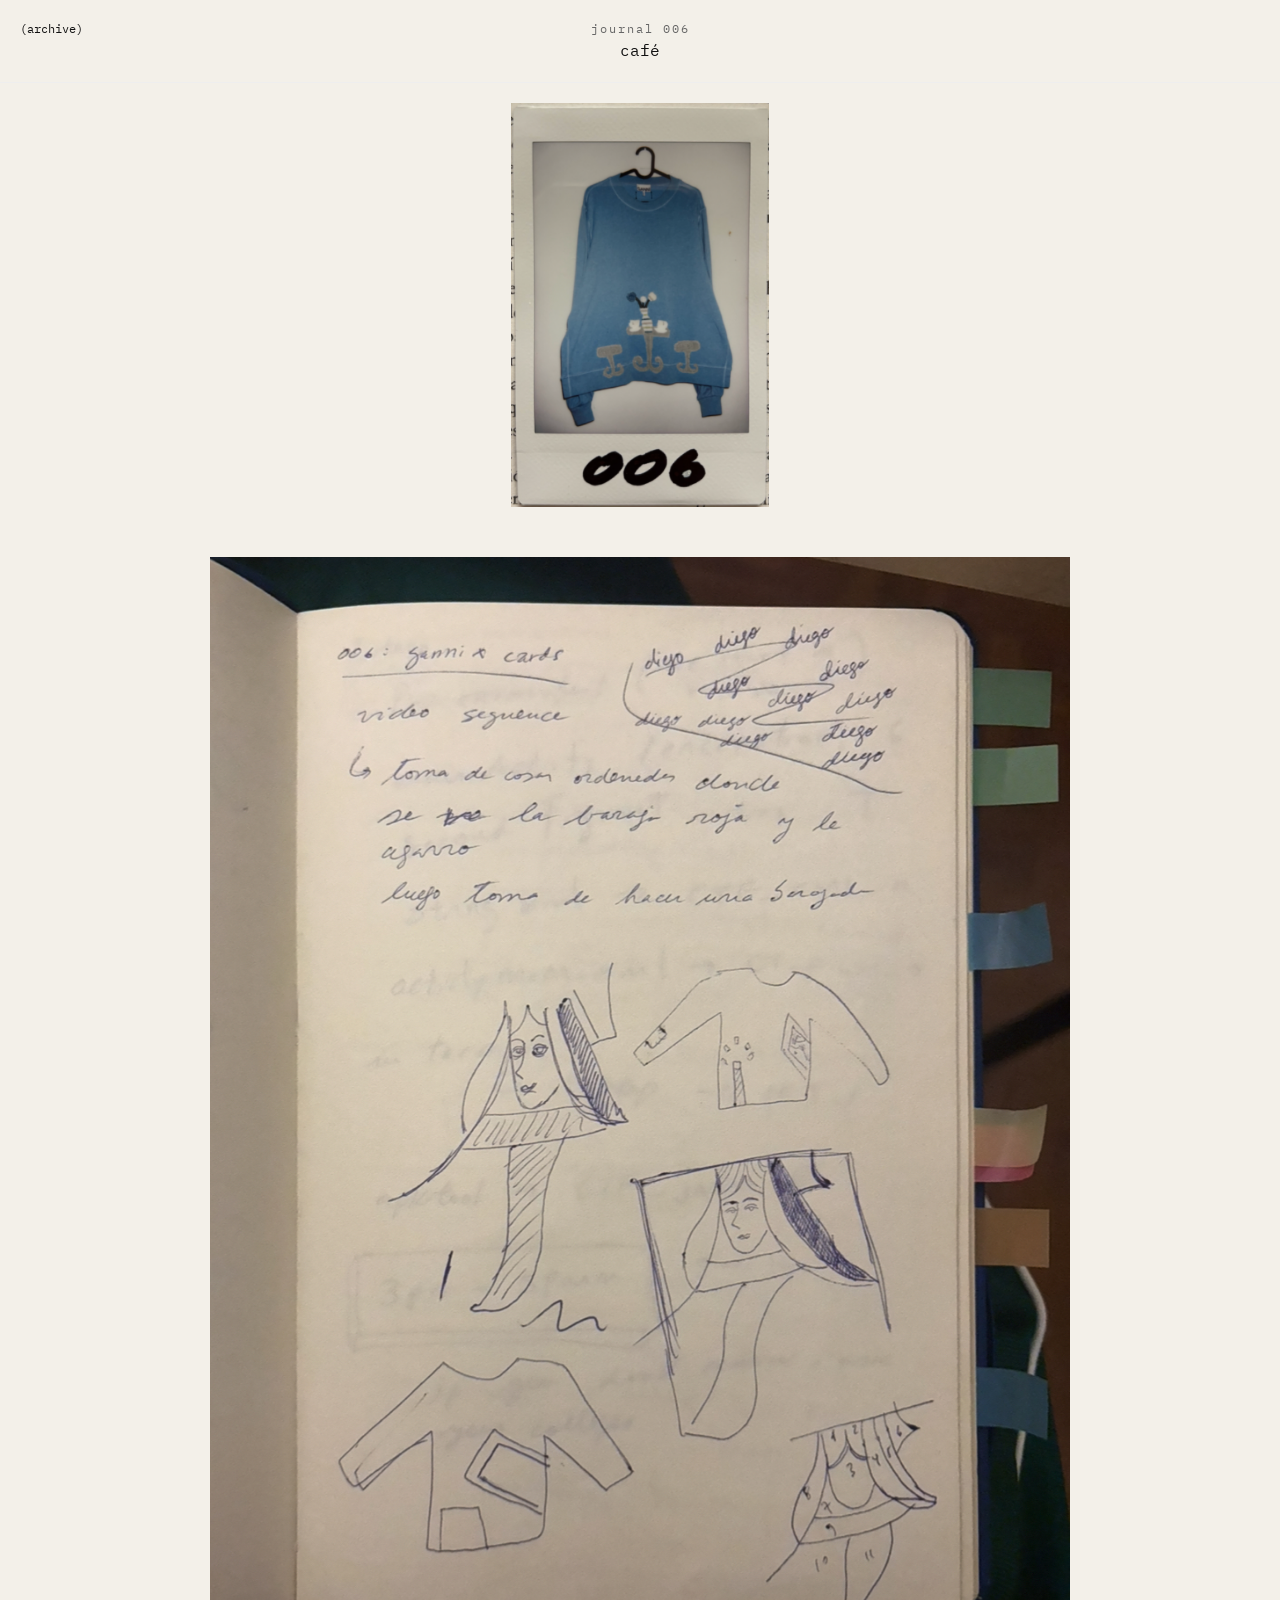
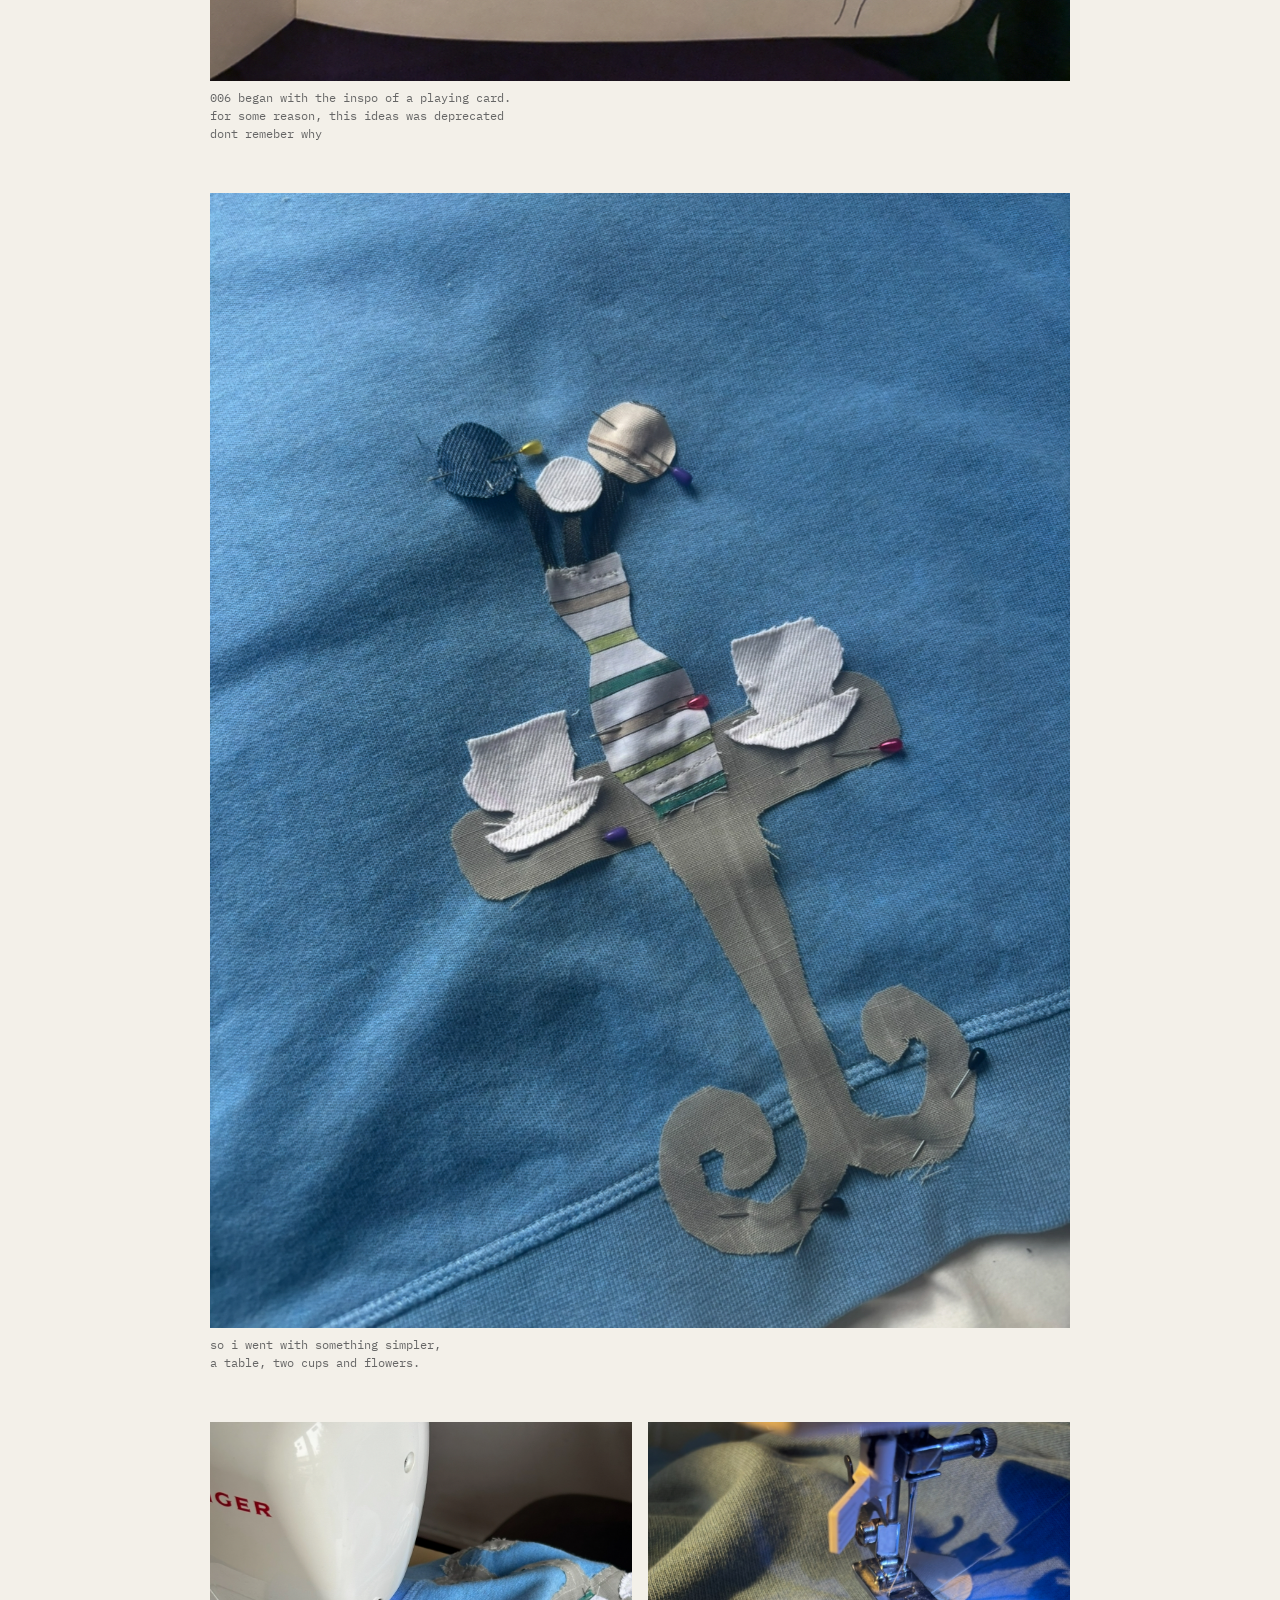
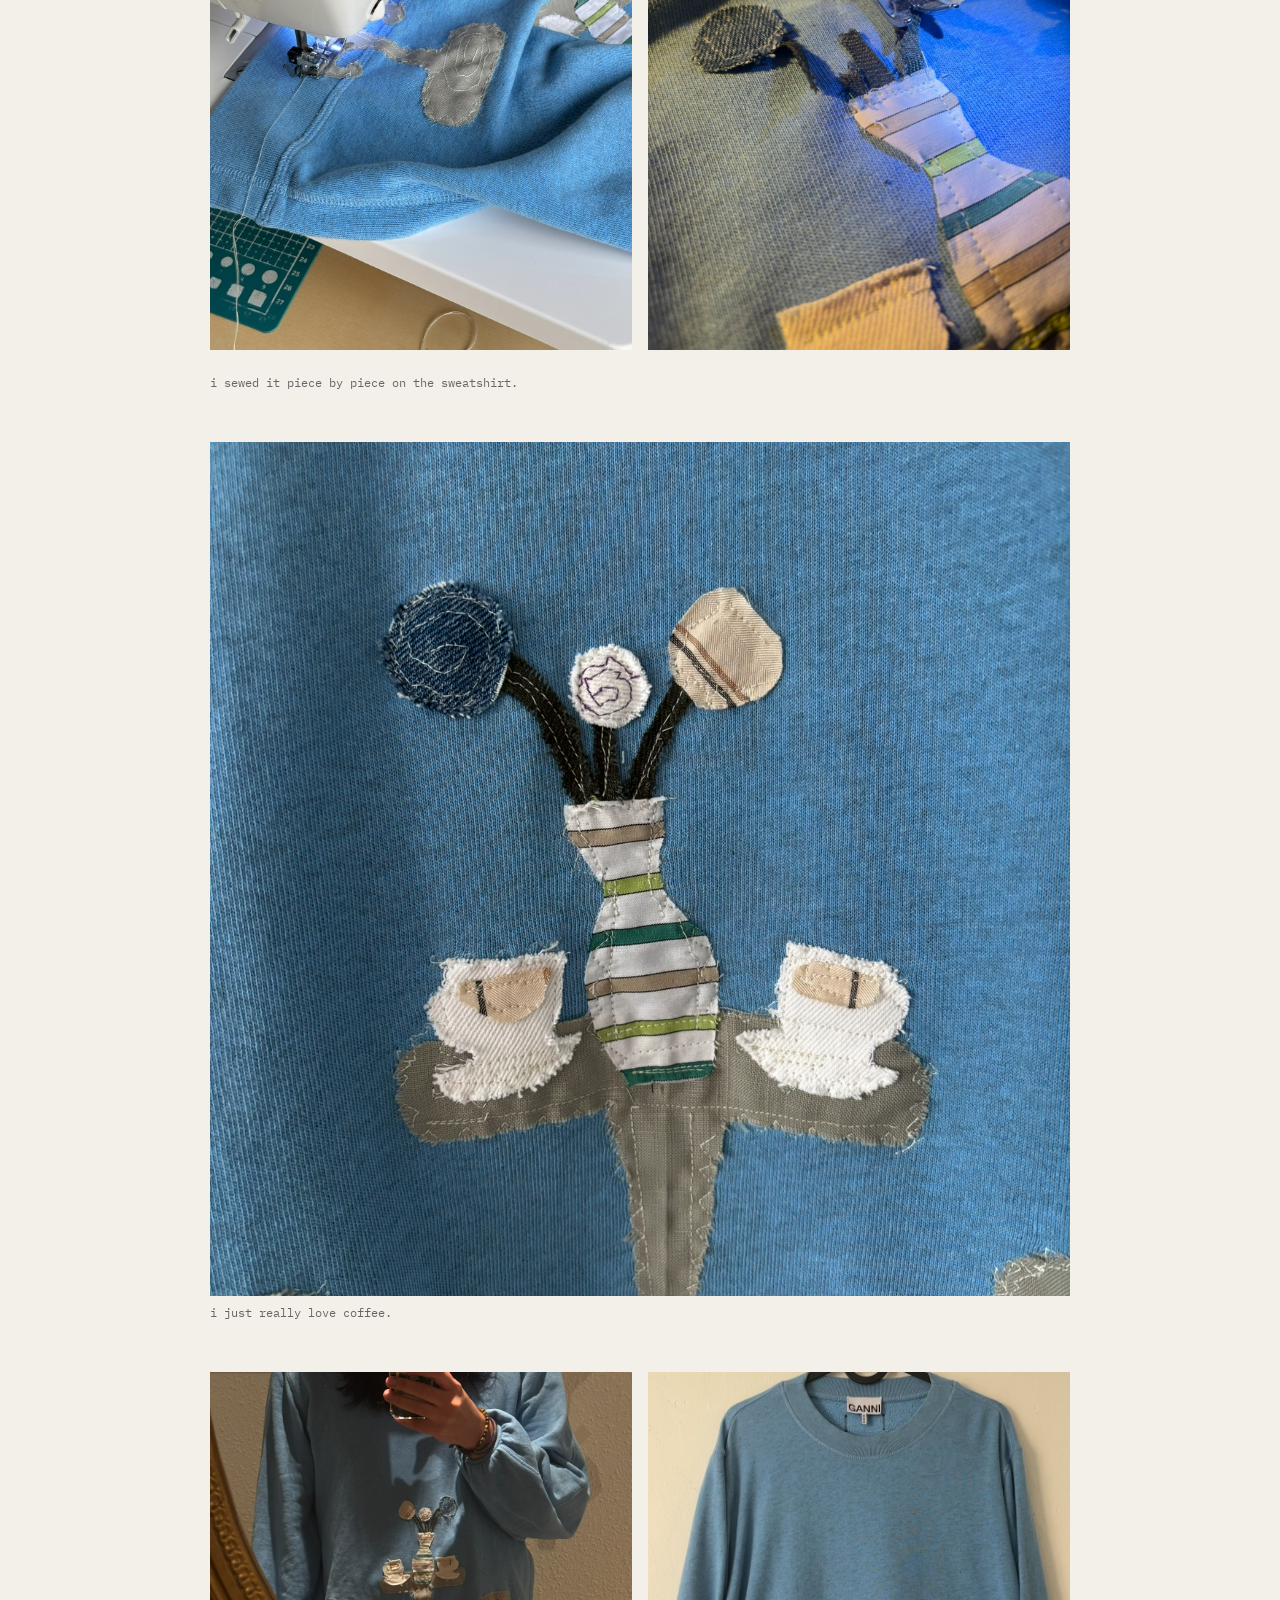
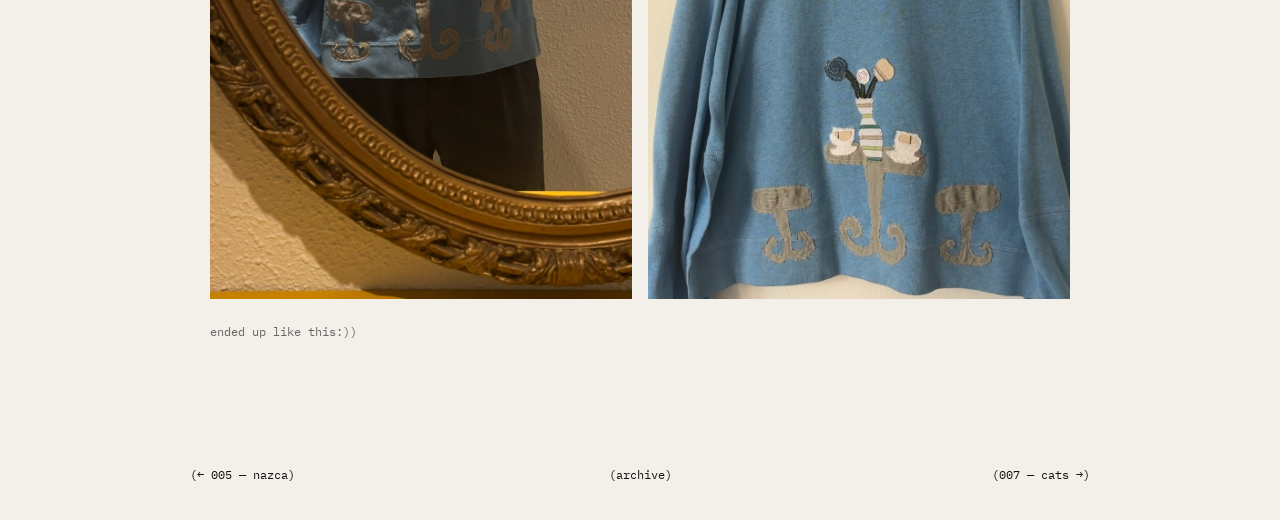
<file: 006.html>
<!doctype html>
<html lang="en">
<head>
    <link href="https://fonts.googleapis.com/css2?family=IBM+Plex+Mono:wght@400;700&display=swap" rel="stylesheet">
  <meta charset="utf-8">
  <meta name="viewport" content="width=device-width, initial-scale=1">
  <link rel="canonical" href="https://diegitsen.com/006.html">
  <title>journal 006</title>
    <link rel="icon" type="image/svg+xml" href="favicon.svg">
    <link rel="icon" type="image/png" sizes="32x32" href="favicon.png">
    <link rel="apple-touch-icon" href="apple-touch-icon.png">
  <link rel="stylesheet" href="./css/journal-navigation.css">

  <style>
    :root {
      --bg: #f3f0e9;
      --fg: #111;
      --muted: #666;
      --maxw: 900px;
      --g: 20px;
    }

    * { box-sizing: border-box; margin: 0; padding: 0; }

    body {
      background: var(--bg);
      color: var(--fg);
      font-family: "IBM Plex Mono", monospace;
      line-height: 1.5;
    }

    img { width: 100%; display: block; }

    header {
      text-align: center;
      padding: 20px;
      border-bottom: 1px solid #eee;
    }

    .kicker { font-size: 12px; letter-spacing: 2px; color: var(--muted); }
    h1 { font-size: 22px; margin: 5px 0; }
    .sub { font-size: 12px; color: var(--muted); }
    .day { display: inline-block; border: 0 solid #000; padding: 3px 8px; font-size: 11px; margin-top: 6px; }

    main {
      max-width: var(--maxw);
      margin: auto;
      padding: 20px;
    }

    .spread { margin-bottom: 50px; }

    .spread--diptych,
    .spread--stack {
      display: grid;
      gap: var(--g);
    }

    @media (min-width: 768px) {
      .spread--diptych,
      .spread--stack {
        grid-template-columns: 1fr 1fr;
      }
    }

    figcaption {
      margin-top: 8px;
      font-size: 12px;
      color: var(--muted);
    }

    footer {
      text-align: center;
      padding: 30px;
      color: var(--muted);
      border-top: 1px solid #eee;
    }

    /* === Collage tipo “dos fotos superpuestas” (mobile-first) === */
    .collage-feet{
      position: relative;
      width: 100%;
      aspect-ratio: 4 / 3;         /* cambia a 16/9 si quieres más panorámico */
      background: #fff;
    }
    .collage-feet::before{
      content: "";
      position: absolute;
      background-image: var(--src1); /* la misma imagen para ambas “láminas” */
      background-size: cover;
      background-repeat: no-repeat;
      box-shadow: 0 10px 25px rgba(0,0,0,.12);
      border: 0px solid #fff;      /* marco blanco tipo papel */
      will-change: transform;
    }

    .collage-feet::after{
      content: "";
      position: absolute;
      background-image: var(--src2); /* la misma imagen para ambas “láminas” */
      background-size: cover;
      background-repeat: no-repeat;
      box-shadow: 0 10px 25px rgba(0,0,0,.12);
      border: 0px solid #fff;      /* marco blanco tipo papel */
      will-change: transform;
    }
    /* Lámina grande (abajo-izquierda) */
    .collage-feet::before{
      left: 0;
      bottom: 0;
      width: 78%;
      height: 78%;
      background-position: var(--pos1, 35% 70%); /* ajusta encuadre */
      transform: rotate(-2.2deg);
    }
    /* Lámina pequeña (arriba-derecha) */
    .collage-feet::after{
      right: 0;
      top: 6%;
      width: 58%;
      height: 58%;
      background-position: var(--pos2, 70% 45%); /* ajusta encuadre */
      transform: rotate(2.6deg);
    }
    @media (min-width: 768px){
      .collage-feet{ aspect-ratio: 16 / 9; }
      .collage-feet::before{ width: 72%; height: 78%; }
      .collage-feet::after{  width: 50%; height: 56%; top: 8%; }
    }

    /* ===== Texto + Imagen siempre lado a lado ===== */
.spread--text-image{
  display: grid;
  align-items: stretch;  /* Cambiar de 'start' a 'stretch' */
  gap: 16px;
  grid-template-columns: 1fr 1fr; /* mitad texto / mitad imagen */
}

.poem{
  font-family: ui-monospace, SFMono-Regular, Menlo, Monaco, Consolas, "Liberation Mono",
               "Courier New", monospace;
  /*text-transform: uppercase;*/
  letter-spacing: .06em;
  line-height: 1.6;
  font-size: 12px;
  color: #2a2a2a;
  white-space: pre-wrap;
}

.poem .scene{
  display:block;
  margin-bottom: 14px;
  font-weight: 700;
  letter-spacing: .08em;
}

.ti-figure{
  background:#fff;
  padding: 10px;
  border: 0px solid #eee;
  height: 100%;  /* Agregar esto */
  display: flex;  /* Agregar esto */
}
.ti-figure img{
  width: 100%;
  height: 100%;  /* Cambiar de 'display: block' a esto */
  object-fit: cover;  /* Agregar esto */
  display: block;
 /* filter: grayscale(100%) contrast(95%) brightness(110%);
  opacity: .85;*/
}

/* Ajustes en pantallas grandes: más aire, tipografía más grande */
@media (min-width: 768px){
  .spread--text-image{
    gap: 40px;
    grid-template-columns: 1.05fr 1.4fr;
  }
  .poem{
    font-size: 14px;
    line-height: 1.7;
  }
}
/* ===== Texto + columna de 2 imágenes apiladas ===== */
.spread--text-side-stack {
  display: grid;
  grid-template-columns: 1fr 1fr; /* texto / columna de imágenes */
  gap: 24px;
  align-items: start;
}

/* Columna de imágenes apiladas */
.ti-images {
  display: grid;
  flex-direction: column;
  gap: 16px;
}

/* Imagen con efecto editorial */
.ti-figure {
  background: #fff;
  padding: 10px;
  border: 0px solid #eee;
}
.ti-figure img {
  width: 100%;
  display: block;
 /* filter: grayscale(100%) contrast(95%) brightness(110%);
  opacity: 0.85;*/
}

/* Texto estilo máquina */
.poem {
  font-family: ui-monospace, SFMono-Regular, Menlo, Monaco, Consolas, "Liberation Mono",
               "Courier New", monospace;
/*  text-transform: uppercase;*/
  letter-spacing: .06em;
  line-height: 1.6;
  font-size: 13px;
  color: #2a2a2a;
  white-space: pre-wrap;
}
.poem .scene {
  display: block;
  margin-bottom: 14px;
  font-weight: 700;
  letter-spacing: .08em;
}

/* Ajustes responsive */
@media (max-width: 768px) {
  .spread--text-side-stack {
    grid-template-columns: 1.1fr 1fr; /* texto ligeramente más ancho */
    gap: 14px;
  }
}

@media (max-width: 540px) {
  /* En pantallas pequeñas, texto arriba y columna de imágenes debajo */
  .spread--text-side-stack {
    grid-template-columns: 1fr;
  }

  /* 👇 mantiene las imágenes apiladas verticalmente */
  .ti-images {
    flex-direction: column;
    gap: 12px;
  }

  .ti-figure {
    padding: 8px;
  }
}



/* === Contact sheet (izq) + 2 imágenes apiladas (der) === */
.spread--contact-vs-stack{
  display:grid;
  grid-template-columns: 1fr 1fr; /* izquierda / derecha */
  gap: 28px;
  align-items:start;
}

/* Marco editorial blanco */
.frame{
  background:none;
  padding:0;
  border:none;
}

/* === Una imagen alta (izquierda) + dos apiladas (derecha) === */
.spread--tall-vs-stack {
  display: grid;
  grid-template-columns: 1fr 1fr; /* izquierda / derecha */
  gap: 24px;
  align-items: stretch; /* iguala las alturas */
}

/* Columna derecha con dos imágenes apiladas */
.stack2 {
  display: flex;
  flex-direction: column;
  justify-content: space-between;
  gap: 16px;
}

/* Imágenes con borde blanco tipo editorial */
.frame {
  background: #fff;
  padding: 10px;
  border: 0px solid #eee;
  display: flex;
}
.frame img {
  width: 100%;
  height: 100%;
  object-fit: cover;
  display: block;
}

/* La imagen alta ocupará el alto total de la columna derecha */
.tall-image {
  display: flex;
}
.tall-image img {
  width: 100%;
  height: 100%;
  object-fit: cover;
}

/* Responsividad */
@media (max-width: 768px) {
  .spread--tall-vs-stack {
    grid-template-columns: 1fr;
  }
  .stack2 {
    flex-direction: row;
  }
  .stack2 figure {
    flex: 1;
  }
}
.figure-small img {
  width: 30%;          /* la reduce al 50% del ancho normal */
  margin: 0 auto;      /* la centra horizontalmente */
  display: block;
}
.figure-small figcaption {
  text-align: center;
  margin-top: 10px;
}

/* === Izquierda: 1 imagen | Derecha: imagen + caption
   La izquierda iguala la altura total de la derecha (imagen + texto) === */
   .spread--sync-height{
  display:grid;
  grid-template-columns: 1fr 1fr;   /* izquierda / derecha */
  grid-template-rows: auto auto;    /* fila1: imagen der | fila2: caption der */
  column-gap: 36px;
  row-gap: 14px;                    /* se suma a la altura total de la derecha */
  align-items: stretch;
}

/* Izquierda ocupa ambas filas => iguala altura de (img der + caption) */
.sync-left{
  grid-column: 1;
  grid-row: 1 / span 2;
  display:flex;            
  background:none;
  padding:0;
  border:none;
}
.sync-left img{
  width:100%;
  height:100%;
  object-fit: cover;                /* recorte elegante sin deformar */
  display:block;
}

/* Derecha: foto en fila 1, caption en fila 2 */
.sync-right-photo{
  grid-column: 2;
  grid-row: 1;         
  background:none;
  padding:0;
  border:none;
}
.sync-right-photo img{
  width:100%;
  height:auto;
  display:block;
}

.sync-right-caption{
  grid-column: 2;
  grid-row: 2;
  margin:0;                         /* quita margen default de figcaption/p */
  font-family: "IBM Plex Mono", ui-monospace, SFMono-Regular, Menlo, Monaco, Consolas, "Liberation Mono","Courier New", monospace;
  text-transform: uppercase;
  letter-spacing:.06em;
  line-height:1.6;
  font-size:12px;
  color:#2a2a2a;
  white-space:pre-wrap;             /* respeta saltos de línea */
}

/* Ajustes finos para pantallas pequeñas, manteniendo 2 columnas */
@media (max-width: 600px){
  .spread--sync-height{
    column-gap: 16px;
    row-gap: 10px;
  }
  .sync-left, .sync-right-photo{ padding:8px; }
  .sync-right-caption{ font-size:11px; line-height:1.55; }
}

/* === Izquierda grande + Derecha (imagen+caption) + imagen pequeña superpuesta === */
.spread--overlay-2col{
  position: relative;            /* para posicionar la superpuesta */
  display: grid;
  gap: var(--gap, 28px);
  /* Mobile-first: 1 columna (no se rompe en iPhone) */
  grid-template-columns: 1fr;
  align-items: start;
}

/* Proporciones elásticas (no 50/50 fijo) */
@media (min-width: 560px){
  /* ~58/42 */
  .spread--overlay-2col{ grid-template-columns: 1.4fr 1fr; }
}
@media (min-width: 900px){
  /* ~62/38 */
  .spread--overlay-2col{ grid-template-columns: 1.6fr 1fr; }
}

/* Marco zine */
.frame{          
  background:none;
  padding:0;
  border:none; }

.frame img{
  width:100%;
  height:auto;
  object-fit:cover;
  display:block;
}

/* Bloque derecho: imagen + 1 línea */
.one-line{
  font-family:"IBM Plex Mono", ui-monospace, SFMono-Regular, Menlo, Consolas, "Liberation Mono","Courier New", monospace;
  text-transform:uppercase; letter-spacing:.06em;
  font-size:12px; color:#2a2a2a; margin-top:10px;
  white-space:nowrap; overflow:hidden; text-overflow:ellipsis;
}

/* Imagen pequeña superpuesta centrada sobre todo el spread */
.mid-overlay{
  position:absolute; z-index:5; left:50%; transform:translateX(-50%);
  top: var(--overlay-top, -6%);                /* mueve verticalmente */
  width: clamp(160px, 36vw, 520px);            /* tamaño fluido */
  pointer-events:none;
}
.mid-overlay .frame{ padding:10px; }
.mid-overlay img{ width:100%; height:auto; display:block; }

/* Reservar algo de espacio si en mobile la superpuesta pisa el contenido */
.spread--overlay-2col{ padding-top: var(--overlay-reserve, 0px); }

@media (max-width: 480px){
  .spread--overlay-2col{ --gap: 16px; }
  .mid-overlay{
    top: var(--overlay-top-mobile, -10%);      /* ajusta para iPhone */
    width: clamp(140px, 58vw, 420px);
  }
  .one-line{ font-size:11px; }
}

/* === Imagen grande con imagen pequeña superpuesta en el borde superior-centro === */
.spread--overlay-top-center{
  position: relative;             /* para posicionar la mini */
}

/* Reusa tu “marco” editorial si ya lo tienes */
.frame{
  background:none;
  padding:0;
  border:none;
}

.frame img{
  width:100%;
  height:auto;
  object-fit:cover;
  display:block;
}

/* La imagen grande */


/* La imagen pequeña superpuesta */
.small-overlay{
  position: absolute;
  left: 50%;
  transform: translateX(-50%) translateY(var(--overlay-shift, -40%));
  top: 0;                         /* anclada al borde superior */
  z-index: 5;
  width: var(--overlay-w, clamp(140px, 42vw, 420px)); /* tamaño fluido */
  pointer-events: none;           /* que no bloquee toques/clics */
}

/* Bordes un poco más finos en la mini (opcional) */
.small-overlay .frame{ padding:10px; }

/* iPhone / pantallas estrechas */
@media (max-width: 540px){
  .small-overlay{
    transform: translateX(-50%) translateY(var(--overlay-shift-mobile, -50%));
    width: var(--overlay-w-mobile, clamp(120px, 60vw, 340px));
  }
}

/* === Izquierda: 2 imágenes apiladas | Derecha: 1 imagen + texto === */
/* Mobile-first pero SIEMPRE dos columnas (también en iPhone) */
.spread--left2-right-imgtext{
  --gap: 24px;
  display: grid;
  grid-template-columns: minmax(0, 1.15fr) minmax(0, 1fr); /* columnas elásticas y seguras en iOS */
  gap: var(--gap);
  align-items: stretch;            /* iguala alturas de columnas */
}

/* iPhone y móviles estrechos: mantenemos 2 columnas, ajustamos proporción y gaps */
@media (max-width: 540px){
  .spread--left2-right-imgtext{
    grid-template-columns: minmax(0, 1.05fr) minmax(0, .95fr); /* ~52/48 */
    --gap: 14px;
  }
}

/* ===== Columna izquierda: dos fotos apiladas ===== */
.left-vert{
  display: flex;
  flex-direction: column;
  gap: 16px;
  height: 100%;           /* ocupa toda la altura de la fila del grid */
  min-height: 0;          /* FIX Safari iOS para hijos flex con overflow */
}
.left-vert figure{
  flex: 1 1 0;            /* ambas fotos reparten la altura */
  min-height: 0;          /* FIX Safari iOS */
  overflow: hidden;
}
.left-vert img{
  width: 100%;
  height: 100%;
  object-fit: cover;       /* recorte elegante */
  display: block;
}

/* ===== Columna derecha: 1 imagen + texto ===== */
.right-imgtext{
  display: flex;
  flex-direction: column;
  gap: 16px;
  min-height: 0;          /* FIX Safari iOS */
}
.right-imgtext figure{
  overflow: hidden;       /* evita desbordes en iOS */
  min-height: 0;
}
.right-imgtext img{
  width: 100%;
  height: auto;
  display: block;
}

.caption-mono{
  font-family: "IBM Plex Mono", ui-monospace, SFMono-Regular, Menlo, Monaco, Consolas,
               "Liberation Mono","Courier New", monospace;
  letter-spacing: .06em;
  line-height: 1.7;
  font-size: 12.5px;
  color: #2a2a2a;
  white-space: pre-wrap;
}

/* Tuning fino en iPhone */
@media (max-width: 540px){
  .left-vert{ gap: 12px; }
  .caption-mono{ font-size: 12px; line-height: 1.6; }
}

/* === Cuatro imágenes en grid 2x2 + caption debajo === */
.spread--quad-grid {
  display: grid;
  grid-template-columns: repeat(2, minmax(0, 1fr)); /* 2 columnas fluidas */
  gap: 16px;
  align-items: stretch;
}

/* Mantiene proporciones limpias */
.spread--quad-grid figure {
  width: 100%;
  aspect-ratio: 4 / 5; /* ajusta a 1/1 si quieres cuadrado */
  overflow: hidden;
}
.spread--quad-grid img {
  width: 100%;
  height: 100%;
  object-fit: cover;
  display: block;
}

/* Caption debajo de toda la cuadrícula */
.spread--quad-grid-caption {
  grid-column: 1 / -1; /* ocupa todo el ancho */
 /* text-align: left;
  margin-top: 4px;
  font-family: "IBM Plex Mono", ui-monospace, SFMono-Regular, Menlo, Monaco, Consolas,
               "Liberation Mono","Courier New", monospace;
  text-transform: uppercase; 
  letter-spacing: .06em;
  line-height: 1.7;
  font-size: 12.5px;
  color: #2a2a2a;
  white-space: pre-wrap;*/
}

/* Responsivo sin que se rompa en iPhone */
@media (max-width: 540px) {
  .spread--quad-grid {
    grid-template-columns: repeat(2, minmax(0, 1fr)); /* mantiene 2 columnas */
    gap: 10px;
  }
  .spread--quad-grid figure {
    aspect-ratio: 3 / 4; /* un poco más alto en móvil */
  }
  .spread--quad-grid-caption {
    font-size: 12px;
    line-height: 1.6;
  }
}

/* === Dos imágenes lado a lado === */
.spread--two-wide {
  display: grid;
  grid-template-columns: 1fr 1fr;  /* 1 | 2 */
  gap: 16px;
  align-items: stretch;
}

/* Ambas imágenes se recortan igual */
.spread--two-wide figure {
  width: 100%;
  aspect-ratio: 4 / 5;   /* ajusta a 1/1 o 3/4 si quieres otra proporción */
  overflow: hidden;
}

.spread--two-wide img {
  width: 100%;
  height: 100%;
  object-fit: cover;
  display: block;
}

/* ✅ responsive: mantiene SIEMPRE las dos columnas incluso en iPhone */
@media (max-width: 540px) {
  .spread--two-wide {
    gap: 10px;
  }
  .spread--two-wide figure {
    aspect-ratio: 3 / 4;   /* un poco más alto en mobile */
  }
}



  </style>
</head>

<body>

<nav class="journal-home-nav" aria-label="Back to archive"><a href="./archive.html">(archive)</a></nav>

<header class="site-header">
  <div class="inner">
    <div class="kicker">journal 006</div>
    <p>café</p>
  </div>
</header>

<main>
      <!-- Every journal opens with its Polaroid cover. -->
      <section class="spread spread--single">
        <figure class="figure-small">
          <img src="./images/006.png" alt="The finished blue Ganni sweatshirt carrying a fabric café, journal 006">
        </figure>
      </section>

      <section class="spread spread--postcard">
        <figure>
          <img src="./006/0.jpg" alt="Notebook showing the abandoned playing-card idea for journal 006">
          <figcaption>006 began with the inspo of a playing card.<br>for some reason, this ideas was deprecated<br>dont remeber why</figcaption>
        </figure>
      </section>

      <section class="spread spread--postcard">
        <figure>
          <img src="./006/1.jpg" alt="Fabric cups, flowers and tables pinned onto a blue Ganni sweatshirt">
          <figcaption>so i went with something simpler,<br>a table, two cups and flowers.</figcaption>
        </figure>
      </section>

  <section class="spread spread--two-wide">
    <figure>
      <img src="./006/2.jpg" alt="The café scene being sewn onto the sweatshirt">
    </figure>
  
    <figure>
      <img src="./006/3.jpg" alt="Close view of the sewing machine attaching the fabric pieces">
    </figure>


    <figcaption class="spread--quad-grid-caption">
      i sewed it piece by piece on the sweatshirt.
    </figcaption>
  </section>

  <section class="spread spread--postcard">
    <figure>
      <img src="./006/4.jpg" alt="Close view of two fabric cups and flowers on the finished café table">
      <figcaption>i just really love coffee.</figcaption>
    </figure>
  </section>

  <section class="spread spread--two-wide">
    <figure>
      <img src="./006/7.jpg" alt="Diego wearing the altered Ganni sweatshirt in a mirror">
    </figure>
  
    <figure>
      <img src="./006/8.jpg" alt="The finished blue Ganni sweatshirt with the café scene sewn onto it">
    </figure>


    <figcaption class="spread--quad-grid-caption">
      ended up like this:))
    </figcaption>
  </section>

</main>
<nav class="journal-pagination" aria-label="Journal pagination">
  <a class="journal-pagination__previous" href="./005.html" rel="prev">(← 005<span class="journal-pagination__title"> — nazca</span>)</a>
  <a class="journal-pagination__archive" href="./archive.html">(archive)</a>
  <a class="journal-pagination__next" href="./007.html" rel="next">(007<span class="journal-pagination__title"> — cats</span> →)</a>
</nav>
</body>
</html>
</file>
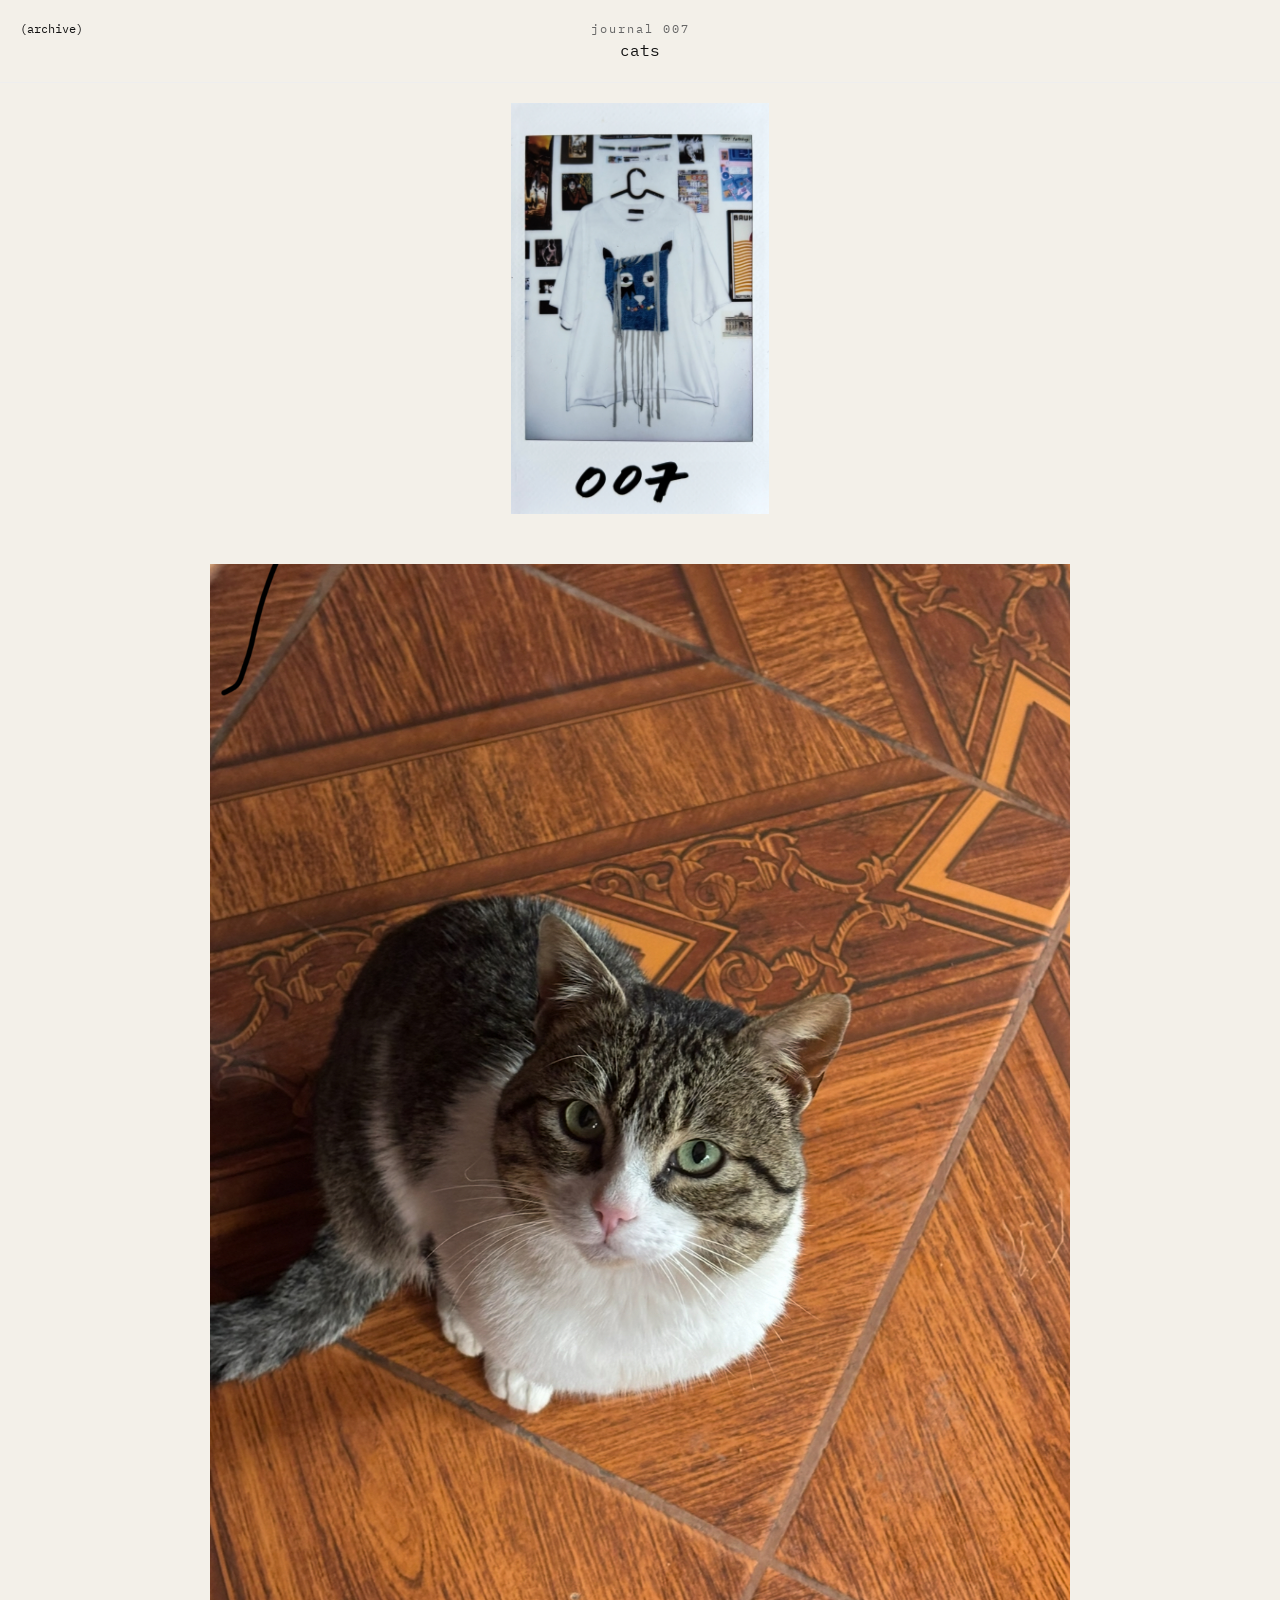
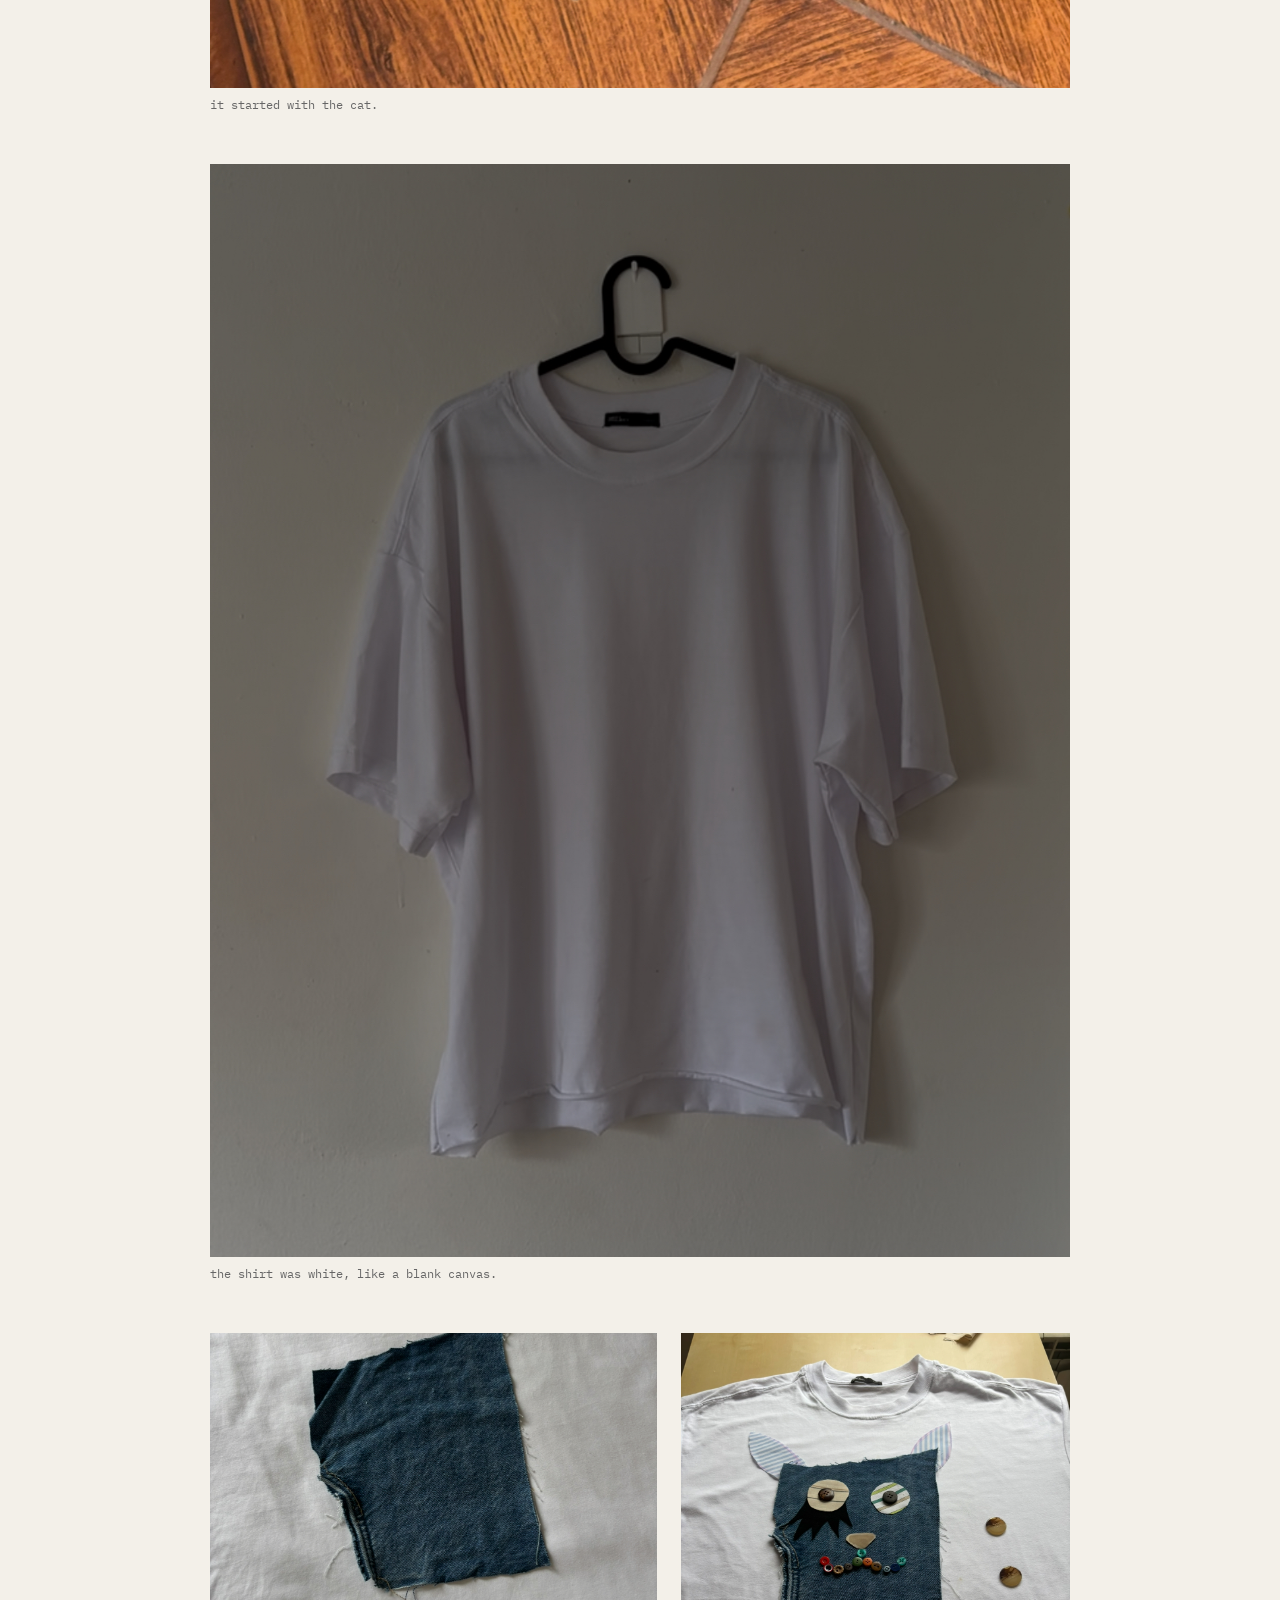
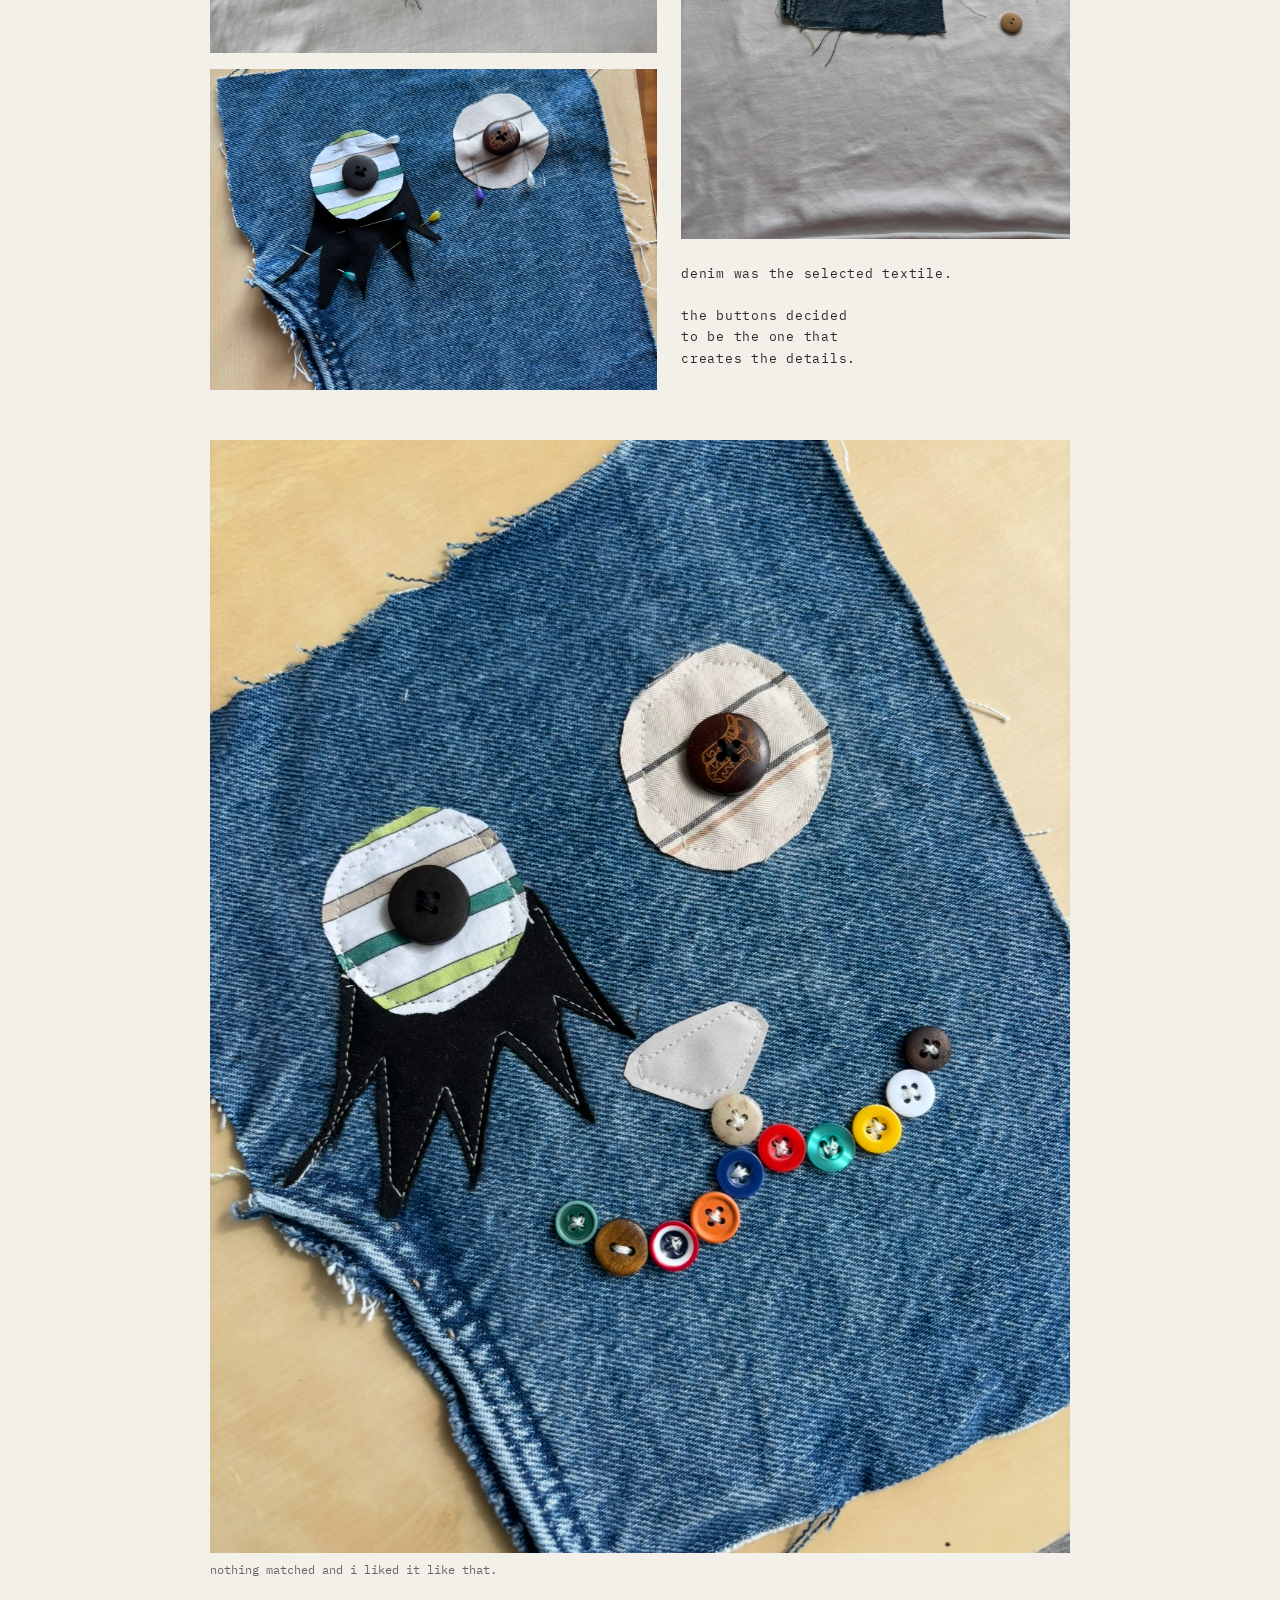
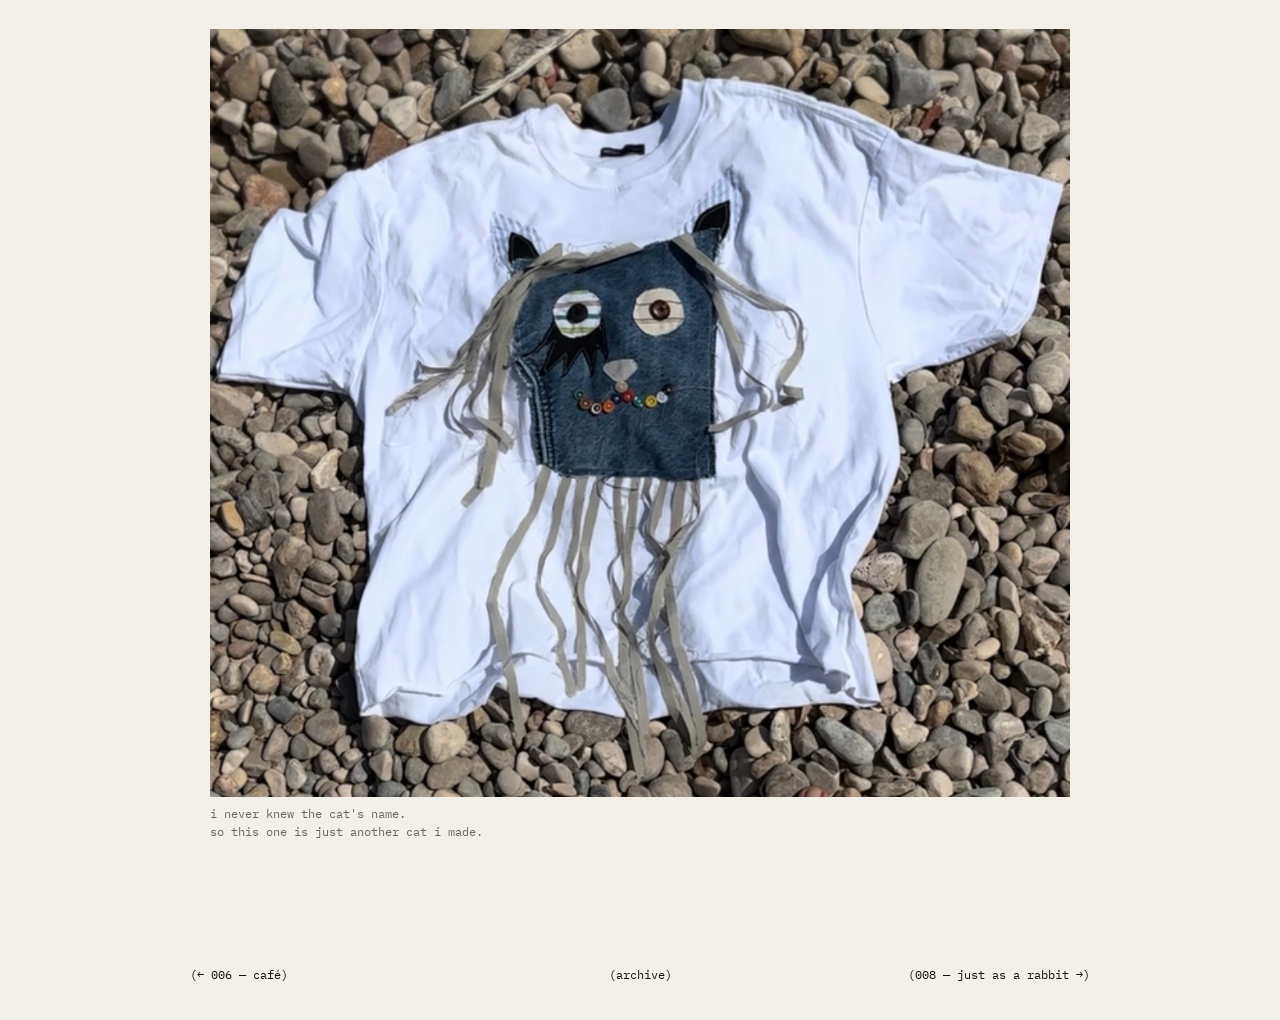
<file: 007.html>
<!doctype html>
<html lang="en">
<head>
    <link href="https://fonts.googleapis.com/css2?family=IBM+Plex+Mono:wght@400;700&display=swap" rel="stylesheet">
  <meta charset="utf-8">
  <meta name="viewport" content="width=device-width, initial-scale=1">
  <link rel="canonical" href="https://diegitsen.com/007.html">
  <title>journal 007</title>
    <link rel="icon" type="image/svg+xml" href="favicon.svg">
    <link rel="icon" type="image/png" sizes="32x32" href="favicon.png">
    <link rel="apple-touch-icon" href="apple-touch-icon.png">
  <link rel="stylesheet" href="./css/journal-navigation.css">

  <style>
    :root {
      --bg: #f3f0e9;
      --fg: #111;
      --muted: #666;
      --maxw: 900px;
      --g: 20px;
    }

    * { box-sizing: border-box; margin: 0; padding: 0; }

    body {
      background: var(--bg);
      color: var(--fg);
      font-family: "IBM Plex Mono", monospace;
      line-height: 1.5;
    }

    img { width: 100%; display: block; }

    header {
      text-align: center;
      padding: 20px;
      border-bottom: 1px solid #eee;
    }

    .kicker { font-size: 12px; letter-spacing: 2px; color: var(--muted); }
    h1 { font-size: 22px; margin: 5px 0; }
    .sub { font-size: 12px; color: var(--muted); }
    .day { display: inline-block; border: 0 solid #000; padding: 3px 8px; font-size: 11px; margin-top: 6px; }

    main {
      max-width: var(--maxw);
      margin: auto;
      padding: 20px;
    }

    .spread { margin-bottom: 50px; }

    .spread--diptych,
    .spread--stack {
      display: grid;
      gap: var(--g);
    }

    @media (min-width: 768px) {
      .spread--diptych,
      .spread--stack {
        grid-template-columns: 1fr 1fr;
      }
    }

    figcaption {
      margin-top: 8px;
      font-size: 12px;
      color: var(--muted);
    }

    footer {
      text-align: center;
      padding: 30px;
      color: var(--muted);
      border-top: 1px solid #eee;
    }

    /* === Collage tipo “dos fotos superpuestas” (mobile-first) === */
    .collage-feet{
      position: relative;
      width: 100%;
      aspect-ratio: 4 / 3;         /* cambia a 16/9 si quieres más panorámico */
      background: #fff;
    }
    .collage-feet::before{
      content: "";
      position: absolute;
      background-image: var(--src1); /* la misma imagen para ambas “láminas” */
      background-size: cover;
      background-repeat: no-repeat;
      box-shadow: 0 10px 25px rgba(0,0,0,.12);
      border: 0px solid #fff;      /* marco blanco tipo papel */
      will-change: transform;
    }

    .collage-feet::after{
      content: "";
      position: absolute;
      background-image: var(--src2); /* la misma imagen para ambas “láminas” */
      background-size: cover;
      background-repeat: no-repeat;
      box-shadow: 0 10px 25px rgba(0,0,0,.12);
      border: 0px solid #fff;      /* marco blanco tipo papel */
      will-change: transform;
    }
    /* Lámina grande (abajo-izquierda) */
    .collage-feet::before{
      left: 0;
      bottom: 0;
      width: 78%;
      height: 78%;
      background-position: var(--pos1, 35% 70%); /* ajusta encuadre */
      transform: rotate(-2.2deg);
    }
    /* Lámina pequeña (arriba-derecha) */
    .collage-feet::after{
      right: 0;
      top: 6%;
      width: 58%;
      height: 58%;
      background-position: var(--pos2, 70% 45%); /* ajusta encuadre */
      transform: rotate(2.6deg);
    }
    @media (min-width: 768px){
      .collage-feet{ aspect-ratio: 16 / 9; }
      .collage-feet::before{ width: 72%; height: 78%; }
      .collage-feet::after{  width: 50%; height: 56%; top: 8%; }
    }

    /* ===== Texto + Imagen siempre lado a lado ===== */
.spread--text-image{
  display: grid;
  align-items: stretch;  /* Cambiar de 'start' a 'stretch' */
  gap: 16px;
  grid-template-columns: 1fr 1fr; /* mitad texto / mitad imagen */
}

.poem{
  font-family: ui-monospace, SFMono-Regular, Menlo, Monaco, Consolas, "Liberation Mono",
               "Courier New", monospace;
  /*text-transform: uppercase;*/
  letter-spacing: .06em;
  line-height: 1.6;
  font-size: 12px;
  color: #2a2a2a;
  white-space: pre-wrap;
}

.poem .scene{
  display:block;
  margin-bottom: 14px;
  font-weight: 700;
  letter-spacing: .08em;
}

.ti-figure{
  background:#fff;
  padding: 10px;
  border: 0px solid #eee;
  height: 100%;  /* Agregar esto */
  display: flex;  /* Agregar esto */
}
.ti-figure img{
  width: 100%;
  height: 100%;  /* Cambiar de 'display: block' a esto */
  object-fit: cover;  /* Agregar esto */
  display: block;
 /* filter: grayscale(100%) contrast(95%) brightness(110%);
  opacity: .85;*/
}

/* Ajustes en pantallas grandes: más aire, tipografía más grande */
@media (min-width: 768px){
  .spread--text-image{
    gap: 40px;
    grid-template-columns: 1.05fr 1.4fr;
  }
  .poem{
    font-size: 14px;
    line-height: 1.7;
  }
}
/* ===== Texto + columna de 2 imágenes apiladas ===== */
.spread--text-side-stack {
  display: grid;
  grid-template-columns: 1fr 1fr; /* texto / columna de imágenes */
  gap: 24px;
  align-items: start;
}

/* Columna de imágenes apiladas */
.ti-images {
  display: grid;
  flex-direction: column;
  gap: 16px;
}

/* Imagen con efecto editorial */
.ti-figure {
  background: #fff;
  padding: 10px;
  border: 0px solid #eee;
}
.ti-figure img {
  width: 100%;
  display: block;
 /* filter: grayscale(100%) contrast(95%) brightness(110%);
  opacity: 0.85;*/
}

/* Texto estilo máquina */
.poem {
  font-family: ui-monospace, SFMono-Regular, Menlo, Monaco, Consolas, "Liberation Mono",
               "Courier New", monospace;
/*  text-transform: uppercase;*/
  letter-spacing: .06em;
  line-height: 1.6;
  font-size: 13px;
  color: #2a2a2a;
  white-space: pre-wrap;
}
.poem .scene {
  display: block;
  margin-bottom: 14px;
  font-weight: 700;
  letter-spacing: .08em;
}

/* Ajustes responsive */
@media (max-width: 768px) {
  .spread--text-side-stack {
    grid-template-columns: 1.1fr 1fr; /* texto ligeramente más ancho */
    gap: 14px;
  }
}

@media (max-width: 540px) {
  /* En pantallas pequeñas, texto arriba y columna de imágenes debajo */
  .spread--text-side-stack {
    grid-template-columns: 1fr;
  }

  /* 👇 mantiene las imágenes apiladas verticalmente */
  .ti-images {
    flex-direction: column;
    gap: 12px;
  }

  .ti-figure {
    padding: 8px;
  }
}



/* === Contact sheet (izq) + 2 imágenes apiladas (der) === */
.spread--contact-vs-stack{
  display:grid;
  grid-template-columns: 1fr 1fr; /* izquierda / derecha */
  gap: 28px;
  align-items:start;
}

/* Marco editorial blanco */
.frame{
  background:none;
  padding:0;
  border:none;
}

/* === Una imagen alta (izquierda) + dos apiladas (derecha) === */
.spread--tall-vs-stack {
  display: grid;
  grid-template-columns: 1fr 1fr; /* izquierda / derecha */
  gap: 24px;
  align-items: stretch; /* iguala las alturas */
}

/* Columna derecha con dos imágenes apiladas */
.stack2 {
  display: flex;
  flex-direction: column;
  justify-content: space-between;
  gap: 16px;
}

/* Imágenes con borde blanco tipo editorial */
.frame {
  background: #fff;
  padding: 10px;
  border: 0px solid #eee;
  display: flex;
}
.frame img {
  width: 100%;
  height: 100%;
  object-fit: cover;
  display: block;
}

/* La imagen alta ocupará el alto total de la columna derecha */
.tall-image {
  display: flex;
}
.tall-image img {
  width: 100%;
  height: 100%;
  object-fit: cover;
}

/* Responsividad */
@media (max-width: 768px) {
  .spread--tall-vs-stack {
    grid-template-columns: 1fr;
  }
  .stack2 {
    flex-direction: row;
  }
  .stack2 figure {
    flex: 1;
  }
}
.figure-small img {
  width: 30%;          /* la reduce al 50% del ancho normal */
  margin: 0 auto;      /* la centra horizontalmente */
  display: block;
}
.figure-small figcaption {
  text-align: center;
  margin-top: 10px;
}

/* === Izquierda: 1 imagen | Derecha: imagen + caption
   La izquierda iguala la altura total de la derecha (imagen + texto) === */
   .spread--sync-height{
  display:grid;
  grid-template-columns: 1fr 1fr;   /* izquierda / derecha */
  grid-template-rows: auto auto;    /* fila1: imagen der | fila2: caption der */
  column-gap: 36px;
  row-gap: 14px;                    /* se suma a la altura total de la derecha */
  align-items: stretch;
}

/* Izquierda ocupa ambas filas => iguala altura de (img der + caption) */
.sync-left{
  grid-column: 1;
  grid-row: 1 / span 2;
  display:flex;            
  background:none;
  padding:0;
  border:none;
}
.sync-left img{
  width:100%;
  height:100%;
  object-fit: cover;                /* recorte elegante sin deformar */
  display:block;
}

/* Derecha: foto en fila 1, caption en fila 2 */
.sync-right-photo{
  grid-column: 2;
  grid-row: 1;         
  background:none;
  padding:0;
  border:none;
}
.sync-right-photo img{
  width:100%;
  height:auto;
  display:block;
}

.sync-right-caption{
  grid-column: 2;
  grid-row: 2;
  margin:0;                         /* quita margen default de figcaption/p */
  font-family: "IBM Plex Mono", ui-monospace, SFMono-Regular, Menlo, Monaco, Consolas, "Liberation Mono","Courier New", monospace;
  text-transform: uppercase;
  letter-spacing:.06em;
  line-height:1.6;
  font-size:12px;
  color:#2a2a2a;
  white-space:pre-wrap;             /* respeta saltos de línea */
}

/* Ajustes finos para pantallas pequeñas, manteniendo 2 columnas */
@media (max-width: 600px){
  .spread--sync-height{
    column-gap: 16px;
    row-gap: 10px;
  }
  .sync-left, .sync-right-photo{ padding:8px; }
  .sync-right-caption{ font-size:11px; line-height:1.55; }
}

/* === Izquierda grande + Derecha (imagen+caption) + imagen pequeña superpuesta === */
.spread--overlay-2col{
  position: relative;            /* para posicionar la superpuesta */
  display: grid;
  gap: var(--gap, 28px);
  /* Mobile-first: 1 columna (no se rompe en iPhone) */
  grid-template-columns: 1fr;
  align-items: start;
}

/* Proporciones elásticas (no 50/50 fijo) */
@media (min-width: 560px){
  /* ~58/42 */
  .spread--overlay-2col{ grid-template-columns: 1.4fr 1fr; }
}
@media (min-width: 900px){
  /* ~62/38 */
  .spread--overlay-2col{ grid-template-columns: 1.6fr 1fr; }
}

/* Marco zine */
.frame{          
  background:none;
  padding:0;
  border:none; }

.frame img{
  width:100%;
  height:auto;
  object-fit:cover;
  display:block;
}

/* Bloque derecho: imagen + 1 línea */
.one-line{
  font-family:"IBM Plex Mono", ui-monospace, SFMono-Regular, Menlo, Consolas, "Liberation Mono","Courier New", monospace;
  text-transform:uppercase; letter-spacing:.06em;
  font-size:12px; color:#2a2a2a; margin-top:10px;
  white-space:nowrap; overflow:hidden; text-overflow:ellipsis;
}

/* Imagen pequeña superpuesta centrada sobre todo el spread */
.mid-overlay{
  position:absolute; z-index:5; left:50%; transform:translateX(-50%);
  top: var(--overlay-top, -6%);                /* mueve verticalmente */
  width: clamp(160px, 36vw, 520px);            /* tamaño fluido */
  pointer-events:none;
}
.mid-overlay .frame{ padding:10px; }
.mid-overlay img{ width:100%; height:auto; display:block; }

/* Reservar algo de espacio si en mobile la superpuesta pisa el contenido */
.spread--overlay-2col{ padding-top: var(--overlay-reserve, 0px); }

@media (max-width: 480px){
  .spread--overlay-2col{ --gap: 16px; }
  .mid-overlay{
    top: var(--overlay-top-mobile, -10%);      /* ajusta para iPhone */
    width: clamp(140px, 58vw, 420px);
  }
  .one-line{ font-size:11px; }
}

/* === Imagen grande con imagen pequeña superpuesta en el borde superior-centro === */
.spread--overlay-top-center{
  position: relative;             /* para posicionar la mini */
}

/* Reusa tu “marco” editorial si ya lo tienes */
.frame{
  background:none;
  padding:0;
  border:none;
}

.frame img{
  width:100%;
  height:auto;
  object-fit:cover;
  display:block;
}

/* La imagen grande */


/* La imagen pequeña superpuesta */
.small-overlay{
  position: absolute;
  left: 50%;
  transform: translateX(-50%) translateY(var(--overlay-shift, -40%));
  top: 0;                         /* anclada al borde superior */
  z-index: 5;
  width: var(--overlay-w, clamp(140px, 42vw, 420px)); /* tamaño fluido */
  pointer-events: none;           /* que no bloquee toques/clics */
}

/* Bordes un poco más finos en la mini (opcional) */
.small-overlay .frame{ padding:10px; }

/* iPhone / pantallas estrechas */
@media (max-width: 540px){
  .small-overlay{
    transform: translateX(-50%) translateY(var(--overlay-shift-mobile, -50%));
    width: var(--overlay-w-mobile, clamp(120px, 60vw, 340px));
  }
}

/* === Izquierda: 2 imágenes apiladas | Derecha: 1 imagen + texto === */
/* Mobile-first pero SIEMPRE dos columnas (también en iPhone) */
.spread--left2-right-imgtext{
  --gap: 24px;
  display: grid;
  grid-template-columns: minmax(0, 1.15fr) minmax(0, 1fr); /* columnas elásticas y seguras en iOS */
  gap: var(--gap);
  align-items: stretch;            /* iguala alturas de columnas */
}

/* iPhone y móviles estrechos: mantenemos 2 columnas, ajustamos proporción y gaps */
@media (max-width: 540px){
  .spread--left2-right-imgtext{
    grid-template-columns: minmax(0, 1.05fr) minmax(0, .95fr); /* ~52/48 */
    --gap: 14px;
  }
}

/* ===== Columna izquierda: dos fotos apiladas ===== */
.left-vert{
  display: flex;
  flex-direction: column;
  gap: 16px;
  height: 100%;           /* ocupa toda la altura de la fila del grid */
  min-height: 0;          /* FIX Safari iOS para hijos flex con overflow */
}
.left-vert figure{
  flex: 1 1 0;            /* ambas fotos reparten la altura */
  min-height: 0;          /* FIX Safari iOS */
  overflow: hidden;
}
.left-vert img{
  width: 100%;
  height: 100%;
  object-fit: cover;       /* recorte elegante */
  display: block;
}

/* ===== Columna derecha: 1 imagen + texto ===== */
.right-imgtext{
  display: flex;
  flex-direction: column;
  gap: 16px;
  min-height: 0;          /* FIX Safari iOS */
}
.right-imgtext figure{
  overflow: hidden;       /* evita desbordes en iOS */
  min-height: 0;
}
.right-imgtext img{
  width: 100%;
  height: auto;
  display: block;
}

.caption-mono{
  font-family: "IBM Plex Mono", ui-monospace, SFMono-Regular, Menlo, Monaco, Consolas,
               "Liberation Mono","Courier New", monospace;
  letter-spacing: .06em;
  line-height: 1.7;
  font-size: 12.5px;
  color: #2a2a2a;
  white-space: pre-wrap;
}

/* Tuning fino en iPhone */
@media (max-width: 540px){
  .left-vert{ gap: 12px; }
  .caption-mono{ font-size: 12px; line-height: 1.6; }
}

/* === Cuatro imágenes en grid 2x2 + caption debajo === */
.spread--quad-grid {
  display: grid;
  grid-template-columns: repeat(2, minmax(0, 1fr)); /* 2 columnas fluidas */
  gap: 16px;
  align-items: stretch;
}

/* Mantiene proporciones limpias */
.spread--quad-grid figure {
  width: 100%;
  aspect-ratio: 4 / 5; /* ajusta a 1/1 si quieres cuadrado */
  overflow: hidden;
}
.spread--quad-grid img {
  width: 100%;
  height: 100%;
  object-fit: cover;
  display: block;
}

/* Caption debajo de toda la cuadrícula */
.spread--quad-grid-caption {
  grid-column: 1 / -1; /* ocupa todo el ancho */
 /* text-align: left;
  margin-top: 4px;
  font-family: "IBM Plex Mono", ui-monospace, SFMono-Regular, Menlo, Monaco, Consolas,
               "Liberation Mono","Courier New", monospace;
  text-transform: uppercase; 
  letter-spacing: .06em;
  line-height: 1.7;
  font-size: 12.5px;
  color: #2a2a2a;
  white-space: pre-wrap;*/
}

/* Responsivo sin que se rompa en iPhone */
@media (max-width: 540px) {
  .spread--quad-grid {
    grid-template-columns: repeat(2, minmax(0, 1fr)); /* mantiene 2 columnas */
    gap: 10px;
  }
  .spread--quad-grid figure {
    aspect-ratio: 3 / 4; /* un poco más alto en móvil */
  }
  .spread--quad-grid-caption {
    font-size: 12px;
    line-height: 1.6;
  }
}

/* === Dos imágenes lado a lado === */
.spread--two-wide {
  display: grid;
  grid-template-columns: 1fr 1fr;  /* 1 | 2 */
  gap: 16px;
  align-items: stretch;
}

/* Ambas imágenes se recortan igual */
.spread--two-wide figure {
  width: 100%;
  aspect-ratio: 4 / 5;   /* ajusta a 1/1 o 3/4 si quieres otra proporción */
  overflow: hidden;
}

.spread--two-wide img {
  width: 100%;
  height: 100%;
  object-fit: cover;
  display: block;
}

/* ✅ responsive: mantiene SIEMPRE las dos columnas incluso en iPhone */
@media (max-width: 540px) {
  .spread--two-wide {
    gap: 10px;
  }
  .spread--two-wide figure {
    aspect-ratio: 3 / 4;   /* un poco más alto en mobile */
  }
}



  </style>
</head>

<body>

<nav class="journal-home-nav" aria-label="Back to archive"><a href="./archive.html">(archive)</a></nav>

<header class="site-header">
  <div class="inner">
    <div class="kicker">journal 007</div>
    <p>cats</p>
  </div>
</header>

<main>
  <!-- Every journal opens with its Polaroid cover. -->
  <section class="spread spread--single">
    <figure class="figure-small">
      <img src="./images/007.jpg" alt="The finished white shirt carrying an invented denim cat, journal 007">
    </figure>
  </section>

  <section class="spread spread--postcard">
    <figure>
      <img src="./007/0.jpg" alt="A grey and white cat looking up at the camera">
      <figcaption>it started with the cat.</figcaption>
    </figure>
  </section>

      <section class="spread spread--postcard">
        <figure>
          <img src="./007/5.jpg" alt="A blank white shirt hanging on the wall">
          <figcaption>the shirt was white, like a blank canvas.</figcaption>
        </figure>
      </section>

      <section class="spread spread--left2-right-imgtext" style="--ratio-left: 4 / 5;">
        <!-- IZQUIERDA: dos imágenes apiladas -->
        <div class="left-vert">
          <figure>
            <img src="./007/1.jpg" alt="A denim body and small fabric pieces pinned onto the shirt">
          </figure>
          <figure>
            <img src="./007/6.jpg" alt="Two mismatched fabric eyes arranged on denim">
          </figure>
        </div>
      
        <!-- DERECHA: imagen + texto -->
        <div class="right-imgtext">
          <figure>
            <img src="./007/2.jpg" alt="The cat face assembled from denim, striped fabric and buttons">
          </figure>
          <figcaption class="caption-mono">denim was the selected textile.<br><br>the buttons decided<br>to be the one that<br>creates the details.
          </figcaption>
        </div>
      </section>

  <section class="spread spread--postcard">
    <figure>
      <img src="./007/4.jpg" alt="The stitched cat face with mismatched eyes and a mouth made from buttons">
      <figcaption>nothing matched and i liked it like that.</figcaption>
    </figure>
  </section>

  <section class="spread spread--postcard">
    <figure>
      <img src="./007/7.jpg" alt="The finished white shirt with the invented denim cat laid on stones">
      <figcaption>i never knew the cat's name.<br>so this one is just another cat i made.</figcaption>
    </figure>
  </section>

  <!-- TODO Diego: add a final photograph of you wearing the cat shirt. -->



</main>
<nav class="journal-pagination" aria-label="Journal pagination">
  <a class="journal-pagination__previous" href="./006.html" rel="prev">(← 006<span class="journal-pagination__title"> — café</span>)</a>
  <a class="journal-pagination__archive" href="./archive.html">(archive)</a>
  <a class="journal-pagination__next" href="./008.html" rel="next">(008<span class="journal-pagination__title"> — just as a rabbit</span> →)</a>
</nav>
</body>
</html>
</file>
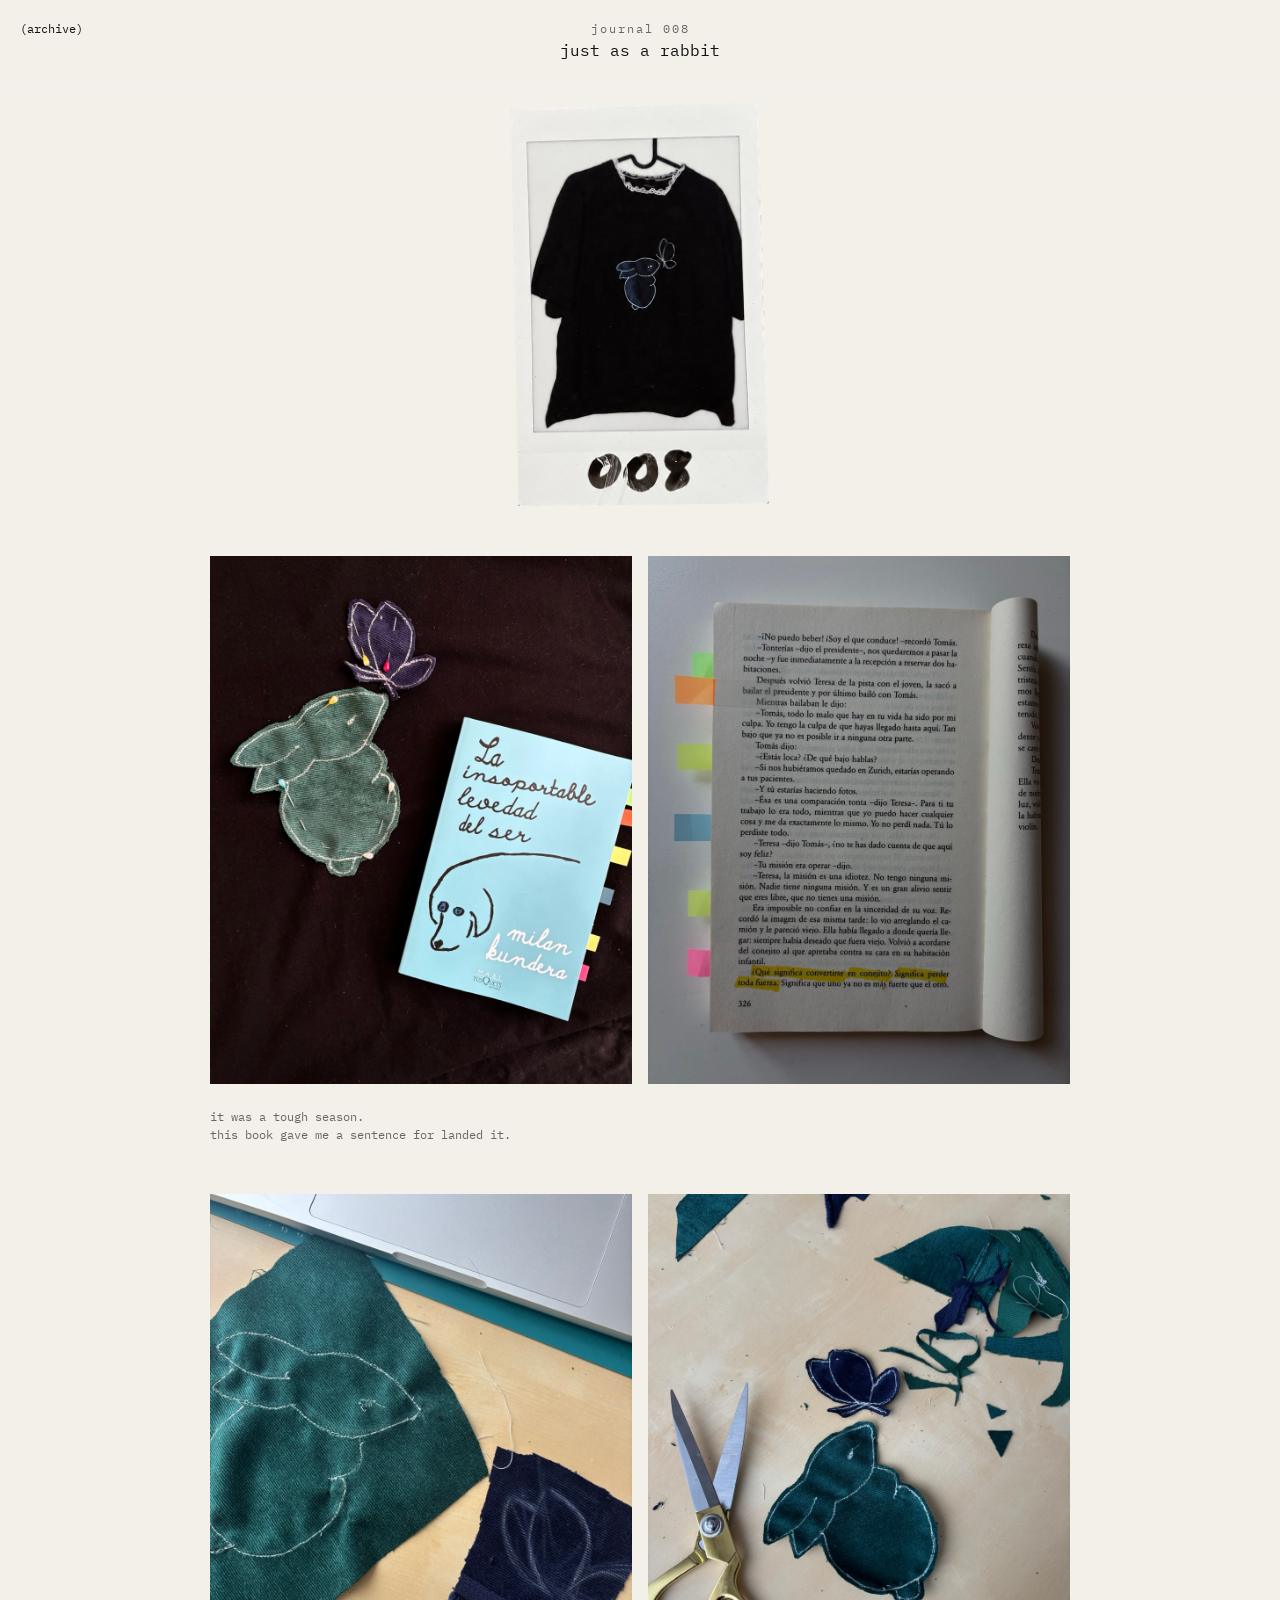
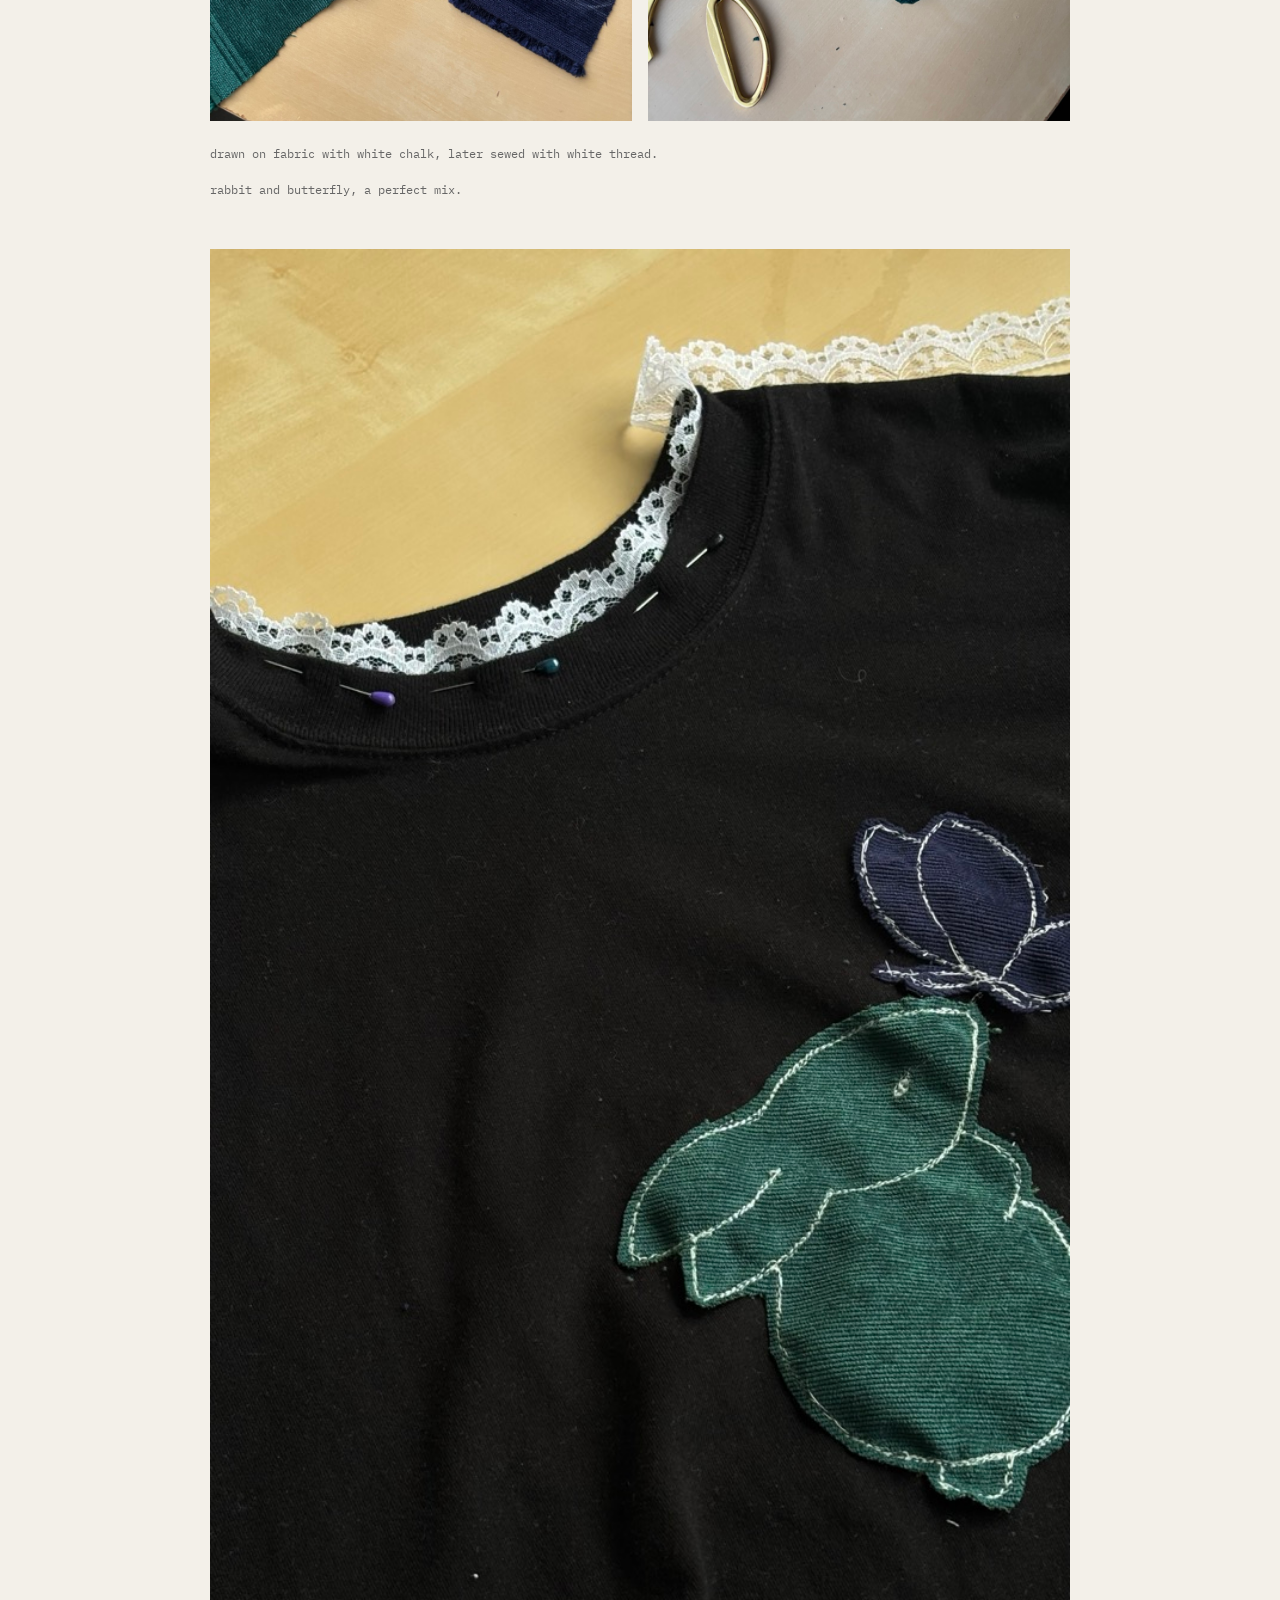
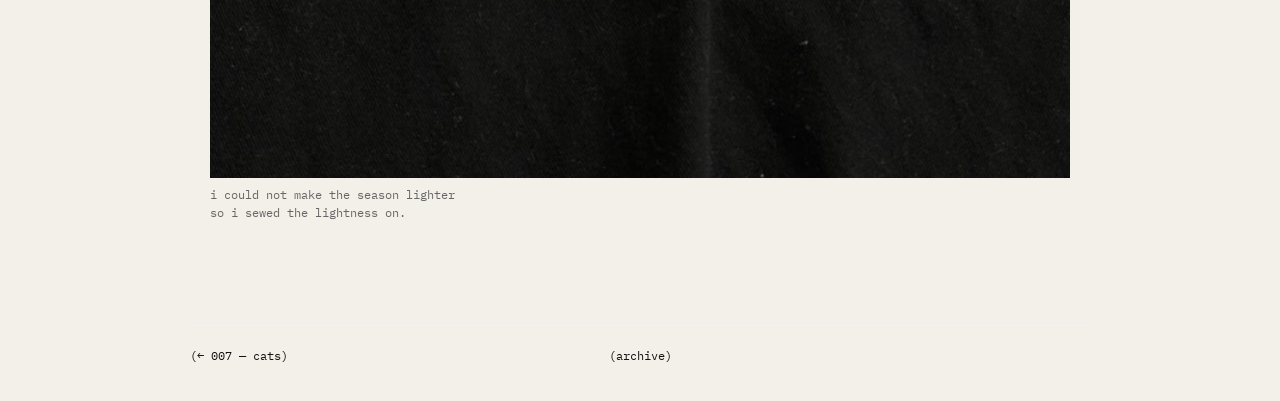
<file: 008.html>
<!doctype html>
<html lang="en">
<head>
    <link href="https://fonts.googleapis.com/css2?family=IBM+Plex+Mono:wght@400;700&display=swap" rel="stylesheet">
  <meta charset="utf-8">
  <meta name="viewport" content="width=device-width, initial-scale=1">
  <link rel="canonical" href="https://diegitsen.com/008.html">
  <title>journal 008</title>
    <link rel="icon" type="image/svg+xml" href="favicon.svg">
    <link rel="icon" type="image/png" sizes="32x32" href="favicon.png">
    <link rel="apple-touch-icon" href="apple-touch-icon.png">
  <link rel="stylesheet" href="./css/journal-navigation.css">

  <style>
    :root {
      --bg: #f3f0e9;
      --fg: #111;
      --muted: #666;
      --maxw: 900px;
      --g: 20px;
    }

    * { box-sizing: border-box; margin: 0; padding: 0; }

    body {
      background: var(--bg);
      color: var(--fg);
      font-family: "IBM Plex Mono", monospace;
      line-height: 1.5;
    }

    img { width: 100%; display: block; }

    header {
      text-align: center;
      padding: 20px;
      border-bottom: 1px solid #eee;
    }

    .kicker { font-size: 12px; letter-spacing: 2px; color: var(--muted); }
    h1 { font-size: 22px; margin: 5px 0; }
    .sub { font-size: 12px; color: var(--muted); }
    .day { display: inline-block; border: 0 solid #000; padding: 3px 8px; font-size: 11px; margin-top: 6px; }

    main {
      max-width: var(--maxw);
      margin: auto;
      padding: 20px;
    }

    .spread { margin-bottom: 50px; }

    .spread--diptych,
    .spread--stack {
      display: grid;
      gap: var(--g);
    }

    @media (min-width: 768px) {
      .spread--diptych,
      .spread--stack {
        grid-template-columns: 1fr 1fr;
      }
    }

    figcaption {
      margin-top: 8px;
      font-size: 12px;
      color: var(--muted);
    }

    footer {
      text-align: center;
      padding: 30px;
      color: var(--muted);
      border-top: 1px solid #eee;
    }

    /* === Collage tipo “dos fotos superpuestas” (mobile-first) === */
    .collage-feet{
      position: relative;
      width: 100%;
      aspect-ratio: 4 / 3;         /* cambia a 16/9 si quieres más panorámico */
      background: #fff;
    }
    .collage-feet::before{
      content: "";
      position: absolute;
      background-image: var(--src1); /* la misma imagen para ambas “láminas” */
      background-size: cover;
      background-repeat: no-repeat;
      box-shadow: 0 10px 25px rgba(0,0,0,.12);
      border: 0px solid #fff;      /* marco blanco tipo papel */
      will-change: transform;
    }

    .collage-feet::after{
      content: "";
      position: absolute;
      background-image: var(--src2); /* la misma imagen para ambas “láminas” */
      background-size: cover;
      background-repeat: no-repeat;
      box-shadow: 0 10px 25px rgba(0,0,0,.12);
      border: 0px solid #fff;      /* marco blanco tipo papel */
      will-change: transform;
    }
    /* Lámina grande (abajo-izquierda) */
    .collage-feet::before{
      left: 0;
      bottom: 0;
      width: 78%;
      height: 78%;
      background-position: var(--pos1, 35% 70%); /* ajusta encuadre */
      transform: rotate(-2.2deg);
    }
    /* Lámina pequeña (arriba-derecha) */
    .collage-feet::after{
      right: 0;
      top: 6%;
      width: 58%;
      height: 58%;
      background-position: var(--pos2, 70% 45%); /* ajusta encuadre */
      transform: rotate(2.6deg);
    }
    @media (min-width: 768px){
      .collage-feet{ aspect-ratio: 16 / 9; }
      .collage-feet::before{ width: 72%; height: 78%; }
      .collage-feet::after{  width: 50%; height: 56%; top: 8%; }
    }

    /* ===== Texto + Imagen siempre lado a lado ===== */
.spread--text-image{
  display: grid;
  align-items: stretch;  /* Cambiar de 'start' a 'stretch' */
  gap: 16px;
  grid-template-columns: 1fr 1fr; /* mitad texto / mitad imagen */
}

.poem{
  font-family: ui-monospace, SFMono-Regular, Menlo, Monaco, Consolas, "Liberation Mono",
               "Courier New", monospace;
  /*text-transform: uppercase;*/
  letter-spacing: .06em;
  line-height: 1.6;
  font-size: 12px;
  color: #2a2a2a;
  white-space: pre-wrap;
}

.poem .scene{
  display:block;
  margin-bottom: 14px;
  font-weight: 700;
  letter-spacing: .08em;
}

.ti-figure{
  background:#fff;
  padding: 10px;
  border: 0px solid #eee;
  height: 100%;  /* Agregar esto */
  display: flex;  /* Agregar esto */
}
.ti-figure img{
  width: 100%;
  height: 100%;  /* Cambiar de 'display: block' a esto */
  object-fit: cover;  /* Agregar esto */
  display: block;
 /* filter: grayscale(100%) contrast(95%) brightness(110%);
  opacity: .85;*/
}

/* Ajustes en pantallas grandes: más aire, tipografía más grande */
@media (min-width: 768px){
  .spread--text-image{
    gap: 40px;
    grid-template-columns: 1.05fr 1.4fr;
  }
  .poem{
    font-size: 14px;
    line-height: 1.7;
  }
}
/* ===== Texto + columna de 2 imágenes apiladas ===== */
.spread--text-side-stack {
  display: grid;
  grid-template-columns: 1fr 1fr; /* texto / columna de imágenes */
  gap: 24px;
  align-items: start;
}

/* Columna de imágenes apiladas */
.ti-images {
  display: grid;
  flex-direction: column;
  gap: 16px;
}

/* Imagen con efecto editorial */
.ti-figure {
  background: #fff;
  padding: 10px;
  border: 0px solid #eee;
}
.ti-figure img {
  width: 100%;
  display: block;
 /* filter: grayscale(100%) contrast(95%) brightness(110%);
  opacity: 0.85;*/
}

/* Texto estilo máquina */
.poem {
  font-family: ui-monospace, SFMono-Regular, Menlo, Monaco, Consolas, "Liberation Mono",
               "Courier New", monospace;
/*  text-transform: uppercase;*/
  letter-spacing: .06em;
  line-height: 1.6;
  font-size: 13px;
  color: #2a2a2a;
  white-space: pre-wrap;
}
.poem .scene {
  display: block;
  margin-bottom: 14px;
  font-weight: 700;
  letter-spacing: .08em;
}

/* Ajustes responsive */
@media (max-width: 768px) {
  .spread--text-side-stack {
    grid-template-columns: 1.1fr 1fr; /* texto ligeramente más ancho */
    gap: 14px;
  }
}

@media (max-width: 540px) {
  /* En pantallas pequeñas, texto arriba y columna de imágenes debajo */
  .spread--text-side-stack {
    grid-template-columns: 1fr;
  }

  /* 👇 mantiene las imágenes apiladas verticalmente */
  .ti-images {
    flex-direction: column;
    gap: 12px;
  }

  .ti-figure {
    padding: 8px;
  }
}



/* === Contact sheet (izq) + 2 imágenes apiladas (der) === */
.spread--contact-vs-stack{
  display:grid;
  grid-template-columns: 1fr 1fr; /* izquierda / derecha */
  gap: 28px;
  align-items:start;
}

/* Marco editorial blanco */
.frame{
  background:none;
  padding:0;
  border:none;
}

/* === Una imagen alta (izquierda) + dos apiladas (derecha) === */
.spread--tall-vs-stack {
  display: grid;
  grid-template-columns: 1fr 1fr; /* izquierda / derecha */
  gap: 24px;
  align-items: stretch; /* iguala las alturas */
}

/* Columna derecha con dos imágenes apiladas */
.stack2 {
  display: flex;
  flex-direction: column;
  justify-content: space-between;
  gap: 16px;
}

/* Imágenes con borde blanco tipo editorial */
.frame {
  background: #fff;
  padding: 10px;
  border: 0px solid #eee;
  display: flex;
}
.frame img {
  width: 100%;
  height: 100%;
  object-fit: cover;
  display: block;
}

/* La imagen alta ocupará el alto total de la columna derecha */
.tall-image {
  display: flex;
}
.tall-image img {
  width: 100%;
  height: 100%;
  object-fit: cover;
}

/* Responsividad */
@media (max-width: 768px) {
  .spread--tall-vs-stack {
    grid-template-columns: 1fr;
  }
  .stack2 {
    flex-direction: row;
  }
  .stack2 figure {
    flex: 1;
  }
}
.figure-small img {
  width: 30%;          /* la reduce al 50% del ancho normal */
  margin: 0 auto;      /* la centra horizontalmente */
  display: block;
}
.figure-small figcaption {
  text-align: center;
  margin-top: 10px;
}

/* === Izquierda: 1 imagen | Derecha: imagen + caption
   La izquierda iguala la altura total de la derecha (imagen + texto) === */
   .spread--sync-height{
  display:grid;
  grid-template-columns: 1fr 1fr;   /* izquierda / derecha */
  grid-template-rows: auto auto;    /* fila1: imagen der | fila2: caption der */
  column-gap: 36px;
  row-gap: 14px;                    /* se suma a la altura total de la derecha */
  align-items: stretch;
}

/* Izquierda ocupa ambas filas => iguala altura de (img der + caption) */
.sync-left{
  grid-column: 1;
  grid-row: 1 / span 2;
  display:flex;            
  background:none;
  padding:0;
  border:none;
}
.sync-left img{
  width:100%;
  height:100%;
  object-fit: cover;                /* recorte elegante sin deformar */
  display:block;
}

/* Derecha: foto en fila 1, caption en fila 2 */
.sync-right-photo{
  grid-column: 2;
  grid-row: 1;         
  background:none;
  padding:0;
  border:none;
}
.sync-right-photo img{
  width:100%;
  height:auto;
  display:block;
}

.sync-right-caption{
  grid-column: 2;
  grid-row: 2;
  margin:0;                         /* quita margen default de figcaption/p */
  font-family: "IBM Plex Mono", ui-monospace, SFMono-Regular, Menlo, Monaco, Consolas, "Liberation Mono","Courier New", monospace;
  text-transform: uppercase;
  letter-spacing:.06em;
  line-height:1.6;
  font-size:12px;
  color:#2a2a2a;
  white-space:pre-wrap;             /* respeta saltos de línea */
}

/* Ajustes finos para pantallas pequeñas, manteniendo 2 columnas */
@media (max-width: 600px){
  .spread--sync-height{
    column-gap: 16px;
    row-gap: 10px;
  }
  .sync-left, .sync-right-photo{ padding:8px; }
  .sync-right-caption{ font-size:11px; line-height:1.55; }
}

/* === Izquierda grande + Derecha (imagen+caption) + imagen pequeña superpuesta === */
.spread--overlay-2col{
  position: relative;            /* para posicionar la superpuesta */
  display: grid;
  gap: var(--gap, 28px);
  /* Mobile-first: 1 columna (no se rompe en iPhone) */
  grid-template-columns: 1fr;
  align-items: start;
}

/* Proporciones elásticas (no 50/50 fijo) */
@media (min-width: 560px){
  /* ~58/42 */
  .spread--overlay-2col{ grid-template-columns: 1.4fr 1fr; }
}
@media (min-width: 900px){
  /* ~62/38 */
  .spread--overlay-2col{ grid-template-columns: 1.6fr 1fr; }
}

/* Marco zine */
.frame{          
  background:none;
  padding:0;
  border:none; }

.frame img{
  width:100%;
  height:auto;
  object-fit:cover;
  display:block;
}

/* Bloque derecho: imagen + 1 línea */
.one-line{
  font-family:"IBM Plex Mono", ui-monospace, SFMono-Regular, Menlo, Consolas, "Liberation Mono","Courier New", monospace;
  text-transform:uppercase; letter-spacing:.06em;
  font-size:12px; color:#2a2a2a; margin-top:10px;
  white-space:nowrap; overflow:hidden; text-overflow:ellipsis;
}

/* Imagen pequeña superpuesta centrada sobre todo el spread */
.mid-overlay{
  position:absolute; z-index:5; left:50%; transform:translateX(-50%);
  top: var(--overlay-top, -6%);                /* mueve verticalmente */
  width: clamp(160px, 36vw, 520px);            /* tamaño fluido */
  pointer-events:none;
}
.mid-overlay .frame{ padding:10px; }
.mid-overlay img{ width:100%; height:auto; display:block; }

/* Reservar algo de espacio si en mobile la superpuesta pisa el contenido */
.spread--overlay-2col{ padding-top: var(--overlay-reserve, 0px); }

@media (max-width: 480px){
  .spread--overlay-2col{ --gap: 16px; }
  .mid-overlay{
    top: var(--overlay-top-mobile, -10%);      /* ajusta para iPhone */
    width: clamp(140px, 58vw, 420px);
  }
  .one-line{ font-size:11px; }
}

/* === Imagen grande con imagen pequeña superpuesta en el borde superior-centro === */
.spread--overlay-top-center{
  position: relative;             /* para posicionar la mini */
}

/* Reusa tu “marco” editorial si ya lo tienes */
.frame{
  background:none;
  padding:0;
  border:none;
}

.frame img{
  width:100%;
  height:auto;
  object-fit:cover;
  display:block;
}

/* La imagen grande */


/* La imagen pequeña superpuesta */
.small-overlay{
  position: absolute;
  left: 50%;
  transform: translateX(-50%) translateY(var(--overlay-shift, -40%));
  top: 0;                         /* anclada al borde superior */
  z-index: 5;
  width: var(--overlay-w, clamp(140px, 42vw, 420px)); /* tamaño fluido */
  pointer-events: none;           /* que no bloquee toques/clics */
}

/* Bordes un poco más finos en la mini (opcional) */
.small-overlay .frame{ padding:10px; }

/* iPhone / pantallas estrechas */
@media (max-width: 540px){
  .small-overlay{
    transform: translateX(-50%) translateY(var(--overlay-shift-mobile, -50%));
    width: var(--overlay-w-mobile, clamp(120px, 60vw, 340px));
  }
}

/* === Izquierda: 2 imágenes apiladas | Derecha: 1 imagen + texto === */
/* Mobile-first pero SIEMPRE dos columnas (también en iPhone) */
.spread--left2-right-imgtext{
  --gap: 24px;
  display: grid;
  grid-template-columns: minmax(0, 1.15fr) minmax(0, 1fr); /* columnas elásticas y seguras en iOS */
  gap: var(--gap);
  align-items: stretch;            /* iguala alturas de columnas */
}

/* iPhone y móviles estrechos: mantenemos 2 columnas, ajustamos proporción y gaps */
@media (max-width: 540px){
  .spread--left2-right-imgtext{
    grid-template-columns: minmax(0, 1.05fr) minmax(0, .95fr); /* ~52/48 */
    --gap: 14px;
  }
}

/* ===== Columna izquierda: dos fotos apiladas ===== */
.left-vert{
  display: flex;
  flex-direction: column;
  gap: 16px;
  height: 100%;           /* ocupa toda la altura de la fila del grid */
  min-height: 0;          /* FIX Safari iOS para hijos flex con overflow */
}
.left-vert figure{
  flex: 1 1 0;            /* ambas fotos reparten la altura */
  min-height: 0;          /* FIX Safari iOS */
  overflow: hidden;
}
.left-vert img{
  width: 100%;
  height: 100%;
  object-fit: cover;       /* recorte elegante */
  display: block;
}

/* ===== Columna derecha: 1 imagen + texto ===== */
.right-imgtext{
  display: flex;
  flex-direction: column;
  gap: 16px;
  min-height: 0;          /* FIX Safari iOS */
}
.right-imgtext figure{
  overflow: hidden;       /* evita desbordes en iOS */
  min-height: 0;
}
.right-imgtext img{
  width: 100%;
  height: auto;
  display: block;
}

.caption-mono{
  font-family: "IBM Plex Mono", ui-monospace, SFMono-Regular, Menlo, Monaco, Consolas,
               "Liberation Mono","Courier New", monospace;
  letter-spacing: .06em;
  line-height: 1.7;
  font-size: 12.5px;
  color: #2a2a2a;
  white-space: pre-wrap;
}

/* Tuning fino en iPhone */
@media (max-width: 540px){
  .left-vert{ gap: 12px; }
  .caption-mono{ font-size: 12px; line-height: 1.6; }
}

/* === Cuatro imágenes en grid 2x2 + caption debajo === */
.spread--quad-grid {
  display: grid;
  grid-template-columns: repeat(2, minmax(0, 1fr)); /* 2 columnas fluidas */
  gap: 16px;
  align-items: stretch;
}

/* Mantiene proporciones limpias */
.spread--quad-grid figure {
  width: 100%;
  aspect-ratio: 4 / 5; /* ajusta a 1/1 si quieres cuadrado */
  overflow: hidden;
}
.spread--quad-grid img {
  width: 100%;
  height: 100%;
  object-fit: cover;
  display: block;
}

/* Caption debajo de toda la cuadrícula */
.spread--quad-grid-caption {
  grid-column: 1 / -1; /* ocupa todo el ancho */
 /* text-align: left;
  margin-top: 4px;
  font-family: "IBM Plex Mono", ui-monospace, SFMono-Regular, Menlo, Monaco, Consolas,
               "Liberation Mono","Courier New", monospace;
  text-transform: uppercase; 
  letter-spacing: .06em;
  line-height: 1.7;
  font-size: 12.5px;
  color: #2a2a2a;
  white-space: pre-wrap;*/
}

/* Responsivo sin que se rompa en iPhone */
@media (max-width: 540px) {
  .spread--quad-grid {
    grid-template-columns: repeat(2, minmax(0, 1fr)); /* mantiene 2 columnas */
    gap: 10px;
  }
  .spread--quad-grid figure {
    aspect-ratio: 3 / 4; /* un poco más alto en móvil */
  }
  .spread--quad-grid-caption {
    font-size: 12px;
    line-height: 1.6;
  }
}

/* === Dos imágenes lado a lado === */
.spread--two-wide {
  display: grid;
  grid-template-columns: 1fr 1fr;  /* 1 | 2 */
  gap: 16px;
  align-items: stretch;
}

/* Ambas imágenes se recortan igual */
.spread--two-wide figure {
  width: 100%;
  aspect-ratio: 4 / 5;   /* ajusta a 1/1 o 3/4 si quieres otra proporción */
  overflow: hidden;
}

.spread--two-wide img {
  width: 100%;
  height: 100%;
  object-fit: cover;
  display: block;
}

/* ✅ responsive: mantiene SIEMPRE las dos columnas incluso en iPhone */
@media (max-width: 540px) {
  .spread--two-wide {
    gap: 10px;
  }
  .spread--two-wide figure {
    aspect-ratio: 3 / 4;   /* un poco más alto en mobile */
  }
}



  </style>
</head>


<body>

<nav class="journal-home-nav" aria-label="Back to archive"><a href="./archive.html">(archive)</a></nav>

<header class="site-header">
  <div class="inner">
    <div class="kicker">journal 008</div>
    <p>just as a rabbit</p>
  </div>
</header>

<main>
  <!-- Every journal opens with its Polaroid cover. -->
  <section class="spread spread--single">
    <figure class="figure-small">
      <img src="./images/008.png" alt="The finished black shirt carrying a green fabric rabbit and a navy butterfly, journal 008">
    </figure>
  </section>

  <!-- The book is the origin, not a decoration. -->
  <section class="spread spread--two-wide">
    <figure>
      <img src="./008/1.jpeg" alt="Milan Kundera's La insoportable levedad del ser next to a pinned green fabric rabbit and a navy butterfly">
    </figure>

    <figure>
      <img src="./008/5.jpeg" alt="Page 326 of La insoportable levedad del ser with colored tabs and a highlighted line: ¿Qué significa convertirse en conejito? Significa perder toda fuerza.">
    </figure>

    <figcaption class="spread--quad-grid-caption">
      it was a tough season.<br>this book gave me a sentence for landed it.
    </figcaption>
  </section>

  <!-- Drawing with thread, then cutting. -->
  <section class="spread spread--two-wide">
    <figure>
      <img src="./008/2.jpeg" alt="A rabbit and a butterfly drawn in white thread on green and navy corduroy">
    </figure>

    <figure>
      <img src="./008/3.jpeg" alt="The cut rabbit and butterfly beside the scissors and the leftover scraps">
    </figure>

    <figcaption class="spread--quad-grid-caption">
      drawn on fabric with white chalk, later sewed with white thread.<br><br>
      rabbit and butterfly, a perfect mix.
    </figcaption>
  </section>

  <!-- The black shirt receives both weights. -->
  <section class="spread spread--postcard">
    <figure>
      <img src="./008/4.jpeg" alt="The rabbit and butterfly pinned onto a black shirt with white lace pinned around the collar">
      <figcaption>i could not make the season lighter<br>so i sewed the lightness on.</figcaption>
    </figure>
  </section>

  <!-- TODO Diego: add a final photograph of you wearing the levedad shirt. -->

</main>
<nav class="journal-pagination" aria-label="Journal pagination">
  <a class="journal-pagination__previous" href="./007.html" rel="prev">(← 007<span class="journal-pagination__title"> — cats</span>)</a>
  <a class="journal-pagination__archive" href="./archive.html">(archive)</a>
  <span aria-hidden="true"></span>
</nav>
</body>
</html>
</file>
<file: css/journal-navigation.css>
.journal-home-nav {
  position: fixed;
  top: 20px;
  left: 20px;
  z-index: 1000;
  font-family: "IBM Plex Mono", monospace;
  font-size: 12px;
}

.journal-home-nav a,
.journal-pagination a {
  color: inherit;
  text-decoration: none;
}

.journal-home-nav a:hover,
.journal-home-nav a:focus-visible,
.journal-pagination a:hover,
.journal-pagination a:focus-visible {
  text-decoration: underline;
  text-underline-offset: 3px;
}

.journal-pagination {
  width: min(100% - 40px, 900px);
  margin: 30px auto 0;
  padding: 24px 0 36px;
  border-top: 1px solid #eee;
  display: grid;
  grid-template-columns: 1fr auto 1fr;
  align-items: center;
  gap: 20px;
  font-family: "IBM Plex Mono", monospace;
  font-size: 12px;
}

.journal-pagination__previous { justify-self: start; }
.journal-pagination__archive { justify-self: center; }
.journal-pagination__next { justify-self: end; text-align: right; }

@media (max-width: 640px) {
  .journal-home-nav { top: 14px; left: 14px; }
  .journal-pagination { width: calc(100% - 28px); gap: 10px; }
  .journal-pagination__title { display: none; }
}
</file>
